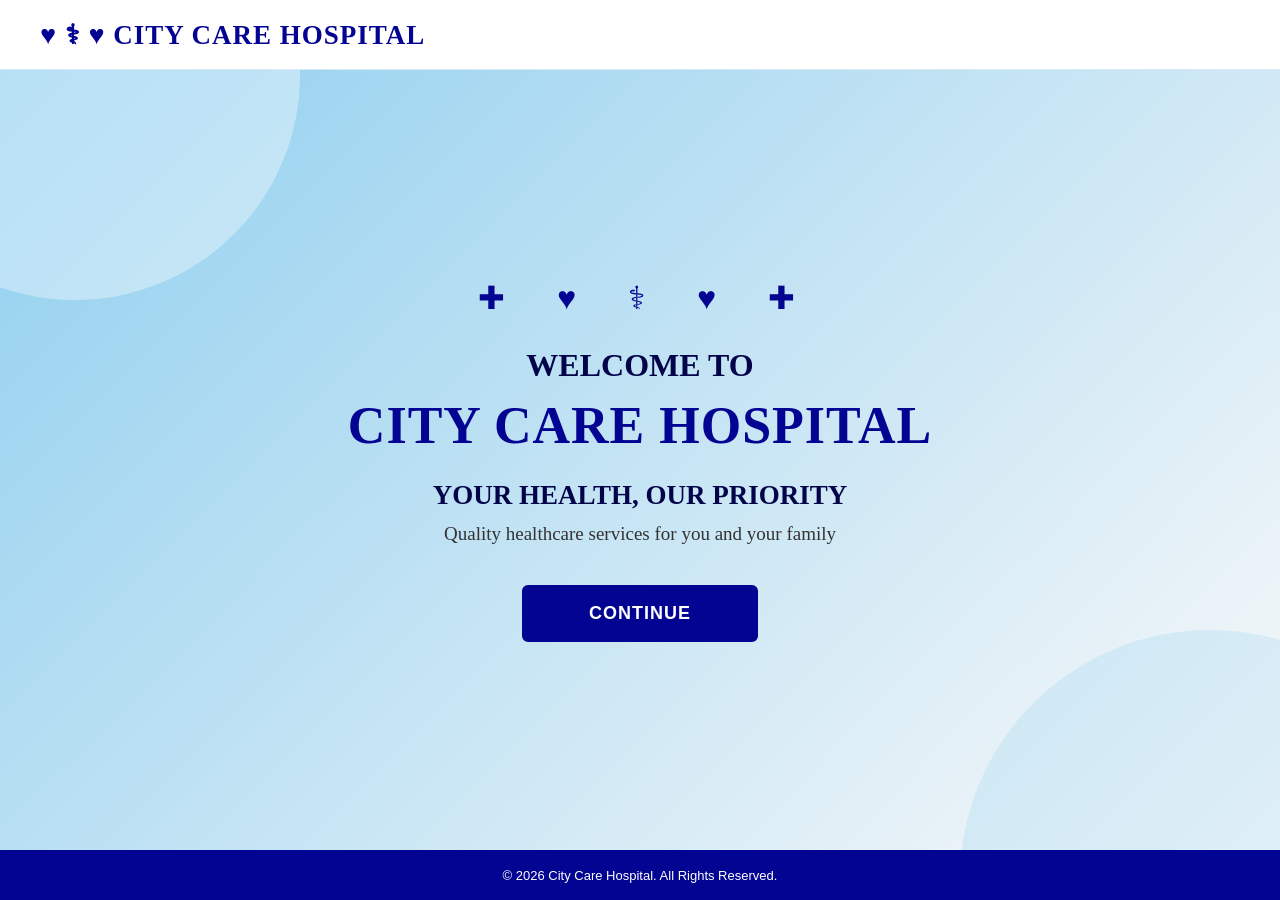
<file: index.html>
<!DOCTYPE html>
<html lang="en">

<head>
    <meta charset="UTF-8">
    <meta name="viewport" content="width=device-width, initial-scale=1.0">
    <title>City Care Hospital</title>

    <link rel="stylesheet" href="index.css">
</head>

<body>

    <!-- Header -->
    <header class="navbar">

        <div class="logo">
            ♥︎ ⚕ ♥︎ CITY CARE HOSPITAL
        </div>

    </header>


    <!-- Main Landing Section -->
    <main class="landing">

        <div class="medical-symbol">
            ✚ &nbsp; ♥ &nbsp; ⚕ &nbsp; ♥ &nbsp; ✚
        </div>


        <h1>WELCOME TO</h1>

        <h2>CITY CARE HOSPITAL</h2>

        <p class="tagline">
            YOUR HEALTH, OUR PRIORITY
        </p>

        <p class="description">
            Quality healthcare services for you and your family
        </p>


        <!-- Continue Button -->
        <a href="main.html" class="continue-button">
            CONTINUE
        </a>

    </main>


    <!-- Footer -->
    <footer>
        <p>© 2026 City Care Hospital. All Rights Reserved.</p>
    </footer>

</body>

</html>
</file>
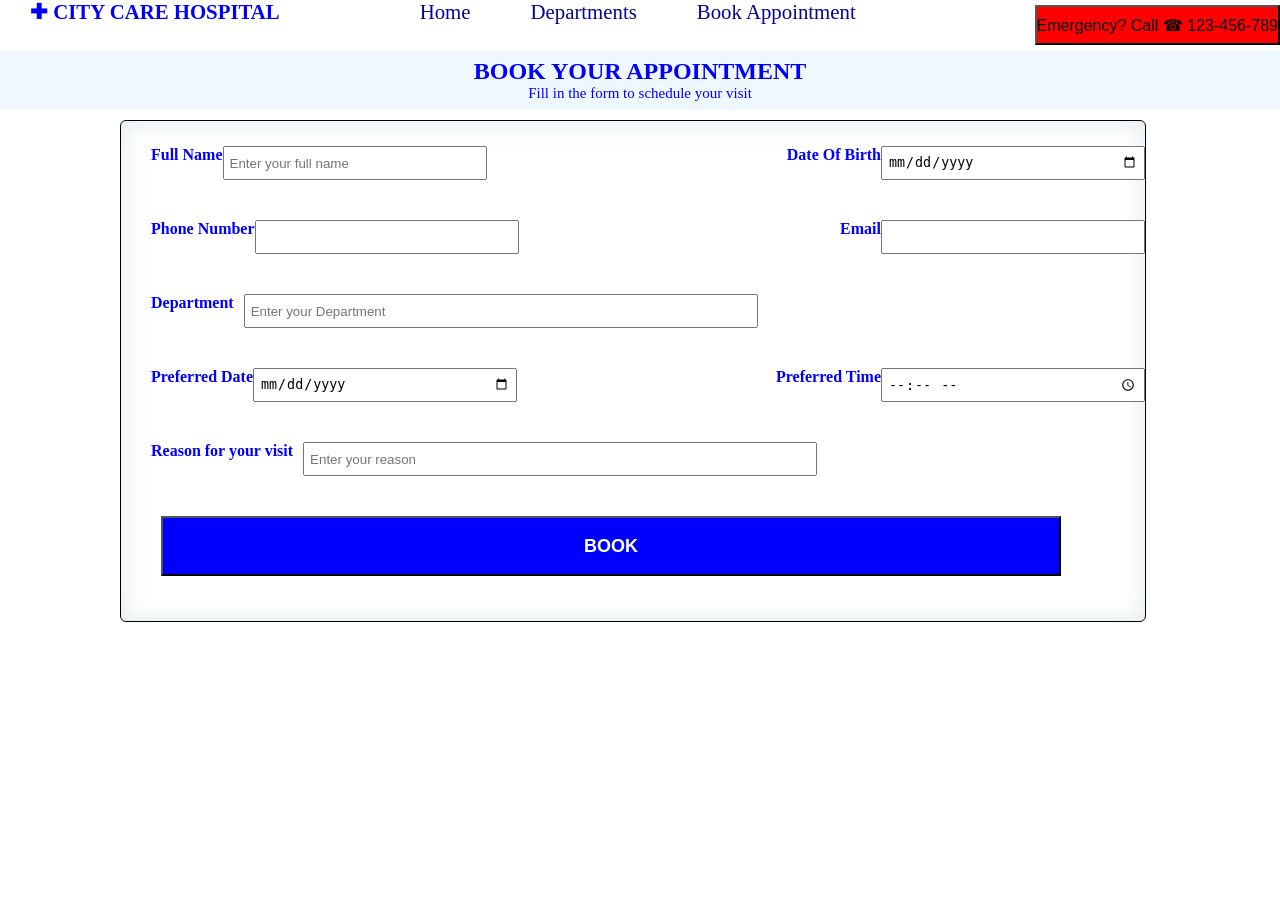
<file: City Care Hospital/index.html>
<!DOCTYPE html>
<html lang="en">
<head>
    <meta charset="UTF-8">
    <meta name="viewport" content="width=device-width, initial-scale=1.0">
    <title>Document</title>
    <link rel="stylesheet" href="Appointment Booking.css">
</head>
<body>
    <header><div class="navbar">
    <a><span class="logo"><b>  ✚    CITY CARE HOSPITAL</span></b></a>
    <a >Home</a>
    <a>Departments </a>
    <a>Book Appointment</a>
    <button>Emergency? Call ☎ 123-456-789</button></div></header>
    <div id="navbar2"><b>BOOK YOUR APPOINTMENT</b>
    <span class="info">Fill in the form to schedule your visit</span></div>
    <div id="content">
        <form class="details">
            <div class="field">
            <label ><b>Full Name</b></label>
            <input type="text" placeholder="Enter your full name" id="name">
        </div>

        <div class="field">
            <label ><b>Date Of Birth</b></label>
            <input type="date">
        </div>
        <div class="field">
            <label><b>Phone Number</b></label>
            <input type="tel"></div>
        <div class="field">
            <label><b>Email</b></label>
            <input type="email">
        </div>
        <div class="field">
           <label><b>Department</b></label>
           <input type="text" placeholder="Enter your Department" id="dep">
        </div>
        <div class="field">
            <label ><b>Preferred Date</b></label>
            <input type="date">
        </div>
        <div class="field">
            <label ><b>Preferred Time</b></label>
            <input type="time">
        </div>
        <div class="field">
           <label><b>Reason for your visit</b></label>
           <input type="text" placeholder="Enter your reason" id="reason">
        </div>
        <button class="book"><b>BOOK</b></button>
    </div>
</body>
</html>
</file>
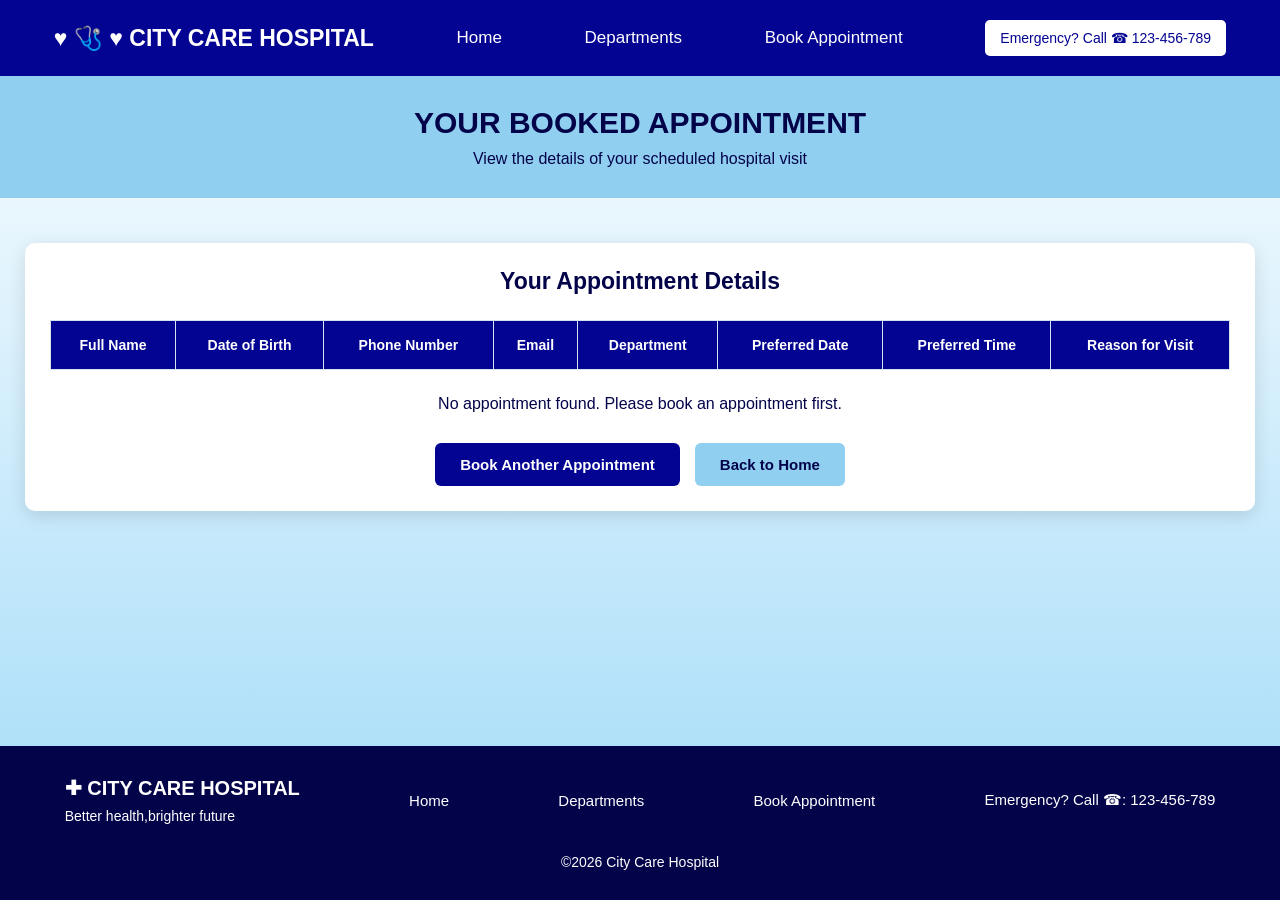
<file: appointments.html>
<!DOCTYPE html>
<html lang="en">

<head>
    <meta charset="UTF-8">
    <meta name="viewport"
          content="width=device-width, initial-scale=1.0">

    <title>Booked Appointments | City Care Hospital</title>

    <style>

        * {
            margin: 0;
            padding: 0;
            box-sizing: border-box;
        }

        body {
            font-family: Arial, sans-serif;
            background: linear-gradient(
                to bottom,
                white,
                #9fdaf8
            );
            min-height: 100vh;
            display: flex;
            flex-direction: column;
        }

        /* NAVBAR - MATCHING BOOKING PAGE */

        .navbar {
            background-color: rgb(4, 4, 147);
            display: flex;
            justify-content: space-around;
            align-items: center;
            gap: 15px;
            padding: 20px;
            flex-wrap: wrap;
        }

        .start {
            color: white;
            text-decoration: none;
            font-size: 17px;
        }

        .start:hover {
            text-decoration: underline;
        }

        .logo {
            color: white;
            font-size: 23px;
        }

        .navbar button {
            background-color: white;
            color: rgb(4, 4, 147);
            border: none;
            padding: 10px 15px;
            border-radius: 5px;
            font-size: 14px;
            cursor: pointer;
        }

        /* PAGE HEADING */

        #navbar2 {
            background-color: #90cfef;
            color: rgb(3, 3, 74);
            text-align: center;
            padding: 30px 15px;
            font-size: 30px;
        }

        .info {
            display: block;
            font-size: 16px;
            margin-top: 10px;
            font-weight: normal;
        }

        /* MAIN CONTENT */

        #content {
            width: 100%;
            flex: 1;
            padding: 45px 25px;
        }

        .table-container {
            width: 100%;
            max-width: 1400px;
            margin: 0 auto;
            background-color: white;
            padding: 25px;
            border-radius: 10px;
            box-shadow: 0 5px 18px rgba(0, 0, 0, 0.12);
        }

        .table-heading {
            text-align: center;
            color: rgb(3, 3, 74);
            font-size: 23px;
            margin-bottom: 25px;
        }

        /* APPOINTMENT TABLE */

        .table-wrapper {
            width: 100%;
            overflow-x: auto;
        }

        table {
            width: 100%;
            border-collapse: collapse;
            text-align: center;
        }

        th {
            background-color: rgb(4, 4, 147);
            color: white;
            padding: 16px 12px;
            font-size: 14px;
            border: 1px solid #d5e2ef;
            white-space: nowrap;
        }

        td {
            background-color: white;
            color: rgb(3, 3, 74);
            padding: 16px 12px;
            font-size: 14px;
            border: 1px solid #d5e2ef;
            overflow-wrap: anywhere;
        }

        tbody tr:hover td {
            background-color: #eef8ff;
        }

        /* MESSAGE */

        #message {
            color: rgb(3, 3, 74);
            text-align: center;
            font-size: 16px;
            margin-top: 25px;
        }

        /* BUTTONS */

        .button-container {
            display: flex;
            justify-content: center;
            gap: 15px;
            flex-wrap: wrap;
            margin-top: 30px;
        }

        .book {
            display: inline-block;
            background-color: rgb(4, 4, 147);
            color: white;
            padding: 13px 25px;
            text-decoration: none;
            border-radius: 6px;
            font-size: 15px;
            font-weight: bold;
            text-align: center;
        }

        .book:hover {
            background-color: rgb(3, 3, 74);
        }

        .home-button {
            background-color: #90cfef;
            color: rgb(3, 3, 74);
        }

        .home-button:hover {
            background-color: #70bde5;
        }

        /* FOOTER - MATCHING BOOKING PAGE */

        .last {
            background-color: rgb(3, 3, 74);
            color: white;
            padding: 30px 20px;
        }

        .footertop {
            display: flex;
            justify-content: space-around;
            align-items: center;
            gap: 20px;
            flex-wrap: wrap;
        }

        .slogan {
            display: flex;
            flex-direction: column;
        }

        .end {
            color: white;
            text-decoration: none;
            font-size: 15px;
        }

        .endlogo {
            font-size: 20px;
        }

        .eend {
            font-size: 14px;
            margin-top: 8px;
        }

        .copyright {
            text-align: center;
            margin-top: 30px;
            font-size: 14px;
        }

        /* MOBILE RESPONSIVENESS */

        @media (max-width: 768px) {

            .navbar {
                flex-direction: column;
                gap: 15px;
            }

            #navbar2 {
                font-size: 24px;
            }

            #content {
                padding: 25px 12px;
            }

            .table-container {
                padding: 15px;
            }

            .table-heading {
                font-size: 20px;
            }

            th, td {
                padding: 12px;
                font-size: 13px;
            }

            .button-container {
                flex-direction: column;
            }

            .book {
                width: 100%;
            }
        }

    </style>

</head>

<body>

<!-- NAVBAR -->

<header>

    <div class="navbar">

        <a class="start">
            <span class="logo">
                <b>♥︎ 🩺 ♥︎ CITY CARE HOSPITAL</b>
            </span>
        </a>

        <a href="main.html" class="start" target="_self">
            Home
        </a>

        <a href="department.html" class="start" target="_self">
            Departments
        </a>

        <a href="booking.html" class="start" target="_self">
            Book Appointment
        </a>

        <button type="button">
            Emergency? Call ☎ 123-456-789
        </button>

    </div>

</header>


<!-- PAGE HEADING -->

<div id="navbar2">

    <b>YOUR BOOKED APPOINTMENT</b>

    <span class="info">
        View the details of your scheduled hospital visit
    </span>

</div>


<!-- APPOINTMENT TABLE -->

<div id="content">

    <div class="table-container">

        <h2 class="table-heading">
            Your Appointment Details
        </h2>

        <div class="table-wrapper">

            <table>

                <thead>

                    <tr>
                        <th>Full Name</th>
                        <th>Date of Birth</th>
                        <th>Phone Number</th>
                        <th>Email</th>
                        <th>Department</th>
                        <th>Preferred Date</th>
                        <th>Preferred Time</th>
                        <th>Reason for Visit</th>
                    </tr>

                </thead>

                <tbody id="appointmentsBody">

                    <!-- Appointment data appears here -->

                </tbody>

            </table>

        </div>


        <p id="message"></p>


        <div class="button-container">

            <a href="booking.html" class="book">
                Book Another Appointment
            </a>

            <a href="main.html" class="book home-button">
                Back to Home
            </a>

        </div>

    </div>

</div>


<!-- FOOTER -->

<footer>

    <div class="last">

        <div class="footertop">

            <div class="slogan">

                <a class="end">
                    <span class="endlogo">
                        <b>✚ CITY CARE HOSPITAL</b>
                    </span>
                </a>

                <span class="eend">
                    Better health,brighter future
                </span>

            </div>

            <a href="main.html" class="end" target="_self">
                Home
            </a>

            <a href="department.html" class="end">
                Departments
            </a>

            <a href="booking.html" class="end" target="_self">
                Book Appointment
            </a>

            <a class="end">
                Emergency? Call ☎: 123-456-789
            </a>

        </div>

        <div class="copyright">
            ©2026 City Care Hospital
        </div>

    </div>

</footer>


<!-- JAVASCRIPT TO DISPLAY LATEST BOOKING -->

<script>

function loadAppointments() {

    const tableBody =
        document.getElementById("appointmentsBody");

    const message =
        document.getElementById("message");

    tableBody.replaceChildren();

    let appointment;

    try {

        appointment = JSON.parse(
            localStorage.getItem("myAppointment")
        );

    } catch (error) {

        console.error(
            "Unable to read appointment:",
            error
        );

        message.textContent =
            "Unable to load your appointment details.";

        return;
    }


    if (!appointment) {

        message.textContent =
            "No appointment found. Please book an appointment first.";

        return;
    }


    const fields = [
        "full_name",
        "date_of_birth",
        "phone",
        "email",
        "department",
        "preferred_date",
        "preferred_time",
        "reason"
    ];


    const row = document.createElement("tr");

    fields.forEach(function(field) {

        const cell = document.createElement("td");

        cell.textContent =
            appointment[field] ?? "-";

        row.appendChild(cell);

    });


    tableBody.appendChild(row);

    message.textContent =
        "Your appointment has been booked successfully!";

}


// Display appointment when page loads
loadAppointments();

</script>

</body>
</html>
</file>
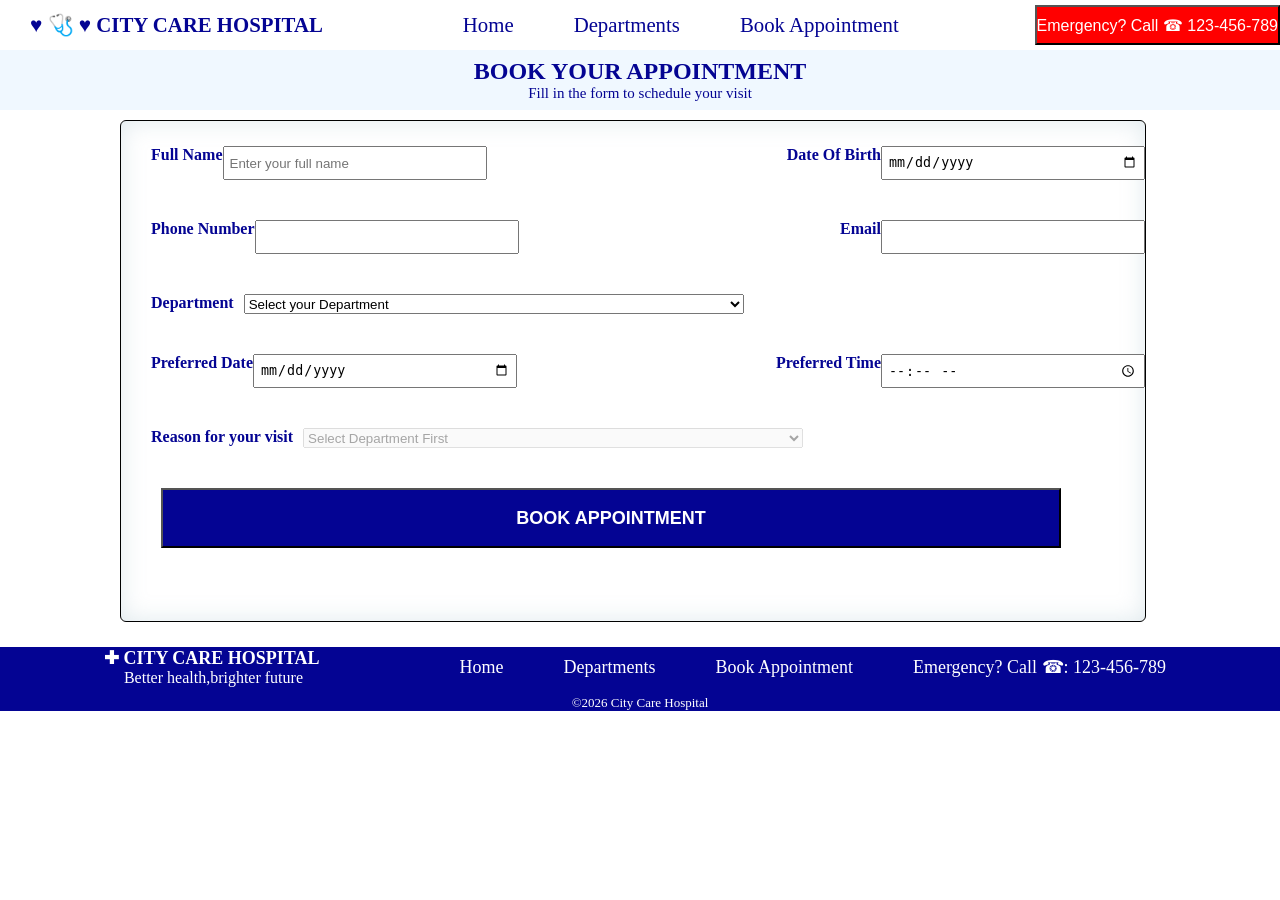
<file: booking.html>
<!DOCTYPE html>
<html lang="en">
<head>
    <meta charset="UTF-8">
    <meta name="viewport" content="width=device-width, initial-scale=1.0">
    <title>Booking form</title>
    <link rel="stylesheet" href="Appointment Booking.css">
</head>

<body>

<header>
    <div class="navbar">

        <a class="start">
            <span class="logo">
                <b>♥︎ 🩺 ♥︎ CITY CARE HOSPITAL</b>
            </span>
        </a>

        <a href="main.html" class="start" target="_self">
            Home
        </a>

        <a href="department.html" class="start" target="_self">
            Departments
        </a>

        <a href="booking.html" class="start" target="_self">
            Book Appointment
        </a>

        <button type="button">
            Emergency? Call ☎ 123-456-789
        </button>

    </div>
</header>


<div id="navbar2">
    <b>BOOK YOUR APPOINTMENT</b>

    <span class="info">
        Fill in the form to schedule your visit
    </span>
</div>


<div id="content">

    <form class="details" id="appointmentForm">

        <div class="field">
            <label><b>Full Name</b></label>

            <input
                type="text"
                placeholder="Enter your full name"
                id="name"
                required
            >
        </div>


        <div class="field">
            <label><b>Date Of Birth</b></label>

            <input
                type="date"
                id="dob"
                required
            >
        </div>


        <div class="field">
            <label><b>Phone Number</b></label>

            <input
                type="tel"
                id="phone"
                required
            >
        </div>


        <div class="field">
            <label><b>Email</b></label>

            <input
                type="email"
                id="email"
                required
            >
        </div>


        <!-- DEPARTMENT DROPDOWN -->

        <div class="field">

            <label><b>Department</b></label>

            <select id="dep" required>

                <option value="">
                    Select your Department
                </option>

                <option value="Cardiology">
                    Cardiology
                </option>

                <option value="Dentistry">
                    Dentistry
                </option>

                <option value="General Medicine">
                    General Medicine
                </option>

                <option value="Pediatrics">
                    Pediatrics
                </option>

                <option value="Pulmonology">
                    Pulmonology
                </option>

                <option value="Orthopedics">
                    Orthopedics
                </option>

            </select>

        </div>


        <div class="field">
            <label><b>Preferred Date</b></label>

            <input
                type="date"
                id="preferred_date"
                required
            >
        </div>


        <div class="field">
            <label><b>Preferred Time</b></label>

            <input
                type="time"
                id="preferred_time"
                required
            >
        </div>


        <!-- DYNAMIC REASON DROPDOWN -->

        <div class="field">

            <label><b>Reason for your visit</b></label>

            <select id="reason" required disabled>

                <option value="">
                    Select Department First
                </option>

            </select>

        </div>


        <button type="submit" class="book">
            <b>BOOK APPOINTMENT</b>
        </button>

    </form>

</div>


<footer>

    <div class="last">

        <div class="footertop">

            <div class="slogan">

                <a class="end">
                    <span class="endlogo">
                        <b>✚ CITY CARE HOSPITAL</b>
                    </span>
                </a>

                <span class="eend">
                    Better health,brighter future
                </span>

            </div>

            <a href="index.html" class="end" target="_self">
                Home
            </a>

            <a href="#" class="end">
                Departments
            </a>

            <a href="booking.html" class="end" target="_self">
                Book Appointment
            </a>

            <a class="end">
                Emergency? Call ☎: 123-456-789
            </a>

        </div>

        <div class="copyright">
            ©2026 City Care Hospital
        </div>

    </div>

</footer>


<!-- JAVASCRIPT FOR DEPARTMENT AND FASTAPI -->

<script>

// Department-wise services from hospital pages

const departmentFacilities = {

    "Cardiology": [
        "Heart Check-up",
        "ECG",
        "Echocardiography",
        "Cardiac Consultation"
    ],

    "Dentistry": [
        "Dental Check-up",
        "Teeth Cleaning",
        "Root Canal Treatment",
        "Dental Restoration"
    ],

    "General Medicine": [
        "General Health Check-up",
        "Fever & Infection Care",
        "Chronic Disease Management",
        "Preventive Healthcare"
    ],

    "Pediatrics": [
        "Child Health Check-up",
        "Vaccination",
        "Child Nutrition",
        "Child Illness Treatment"
    ],

    "Pulmonology": [
        "Respiratory Check-up",
        "Asthma Care",
        "Lung Infection Treatment",
        "Breathing Disorder Care"
    ],

    "Orthopedics": [
        "Bone & Joint Check-up",
        "Fracture Treatment",
        "Joint Pain Treatment",
        "Sports Injury Care"
    ]

};


// Get department and reason dropdowns

const departmentSelect =
    document.getElementById("dep");

const reasonSelect =
    document.getElementById("reason");


// Update reasons when department changes

departmentSelect.addEventListener("change", function() {

    const selectedDepartment = departmentSelect.value;

    // Clear previous options
    reasonSelect.innerHTML = "";

    const defaultOption = document.createElement("option");

    defaultOption.value = "";

    defaultOption.textContent =
        selectedDepartment
        ? "Select your Reason for Visit"
        : "Select Department First";

    reasonSelect.appendChild(defaultOption);

    const facilities =
        departmentFacilities[selectedDepartment] || [];

    // Disable reason until department is selected
    reasonSelect.disabled = facilities.length === 0;

    // Add only services of selected department
    facilities.forEach(function(facility) {

        const option = document.createElement("option");

        option.value = facility;

        option.textContent = facility;

        reasonSelect.appendChild(option);

    });

});


// Connect form with FastAPI backend

const form = document.getElementById("appointmentForm");

form.addEventListener("submit", async function(event) {

    event.preventDefault();

    // Collect patient information
    const appointmentData = {

        full_name:
            document.getElementById("name").value.trim(),

        date_of_birth:
            document.getElementById("dob").value,

        phone:
            document.getElementById("phone").value.trim(),

        email:
            document.getElementById("email").value.trim(),

        department:
            departmentSelect.value,

        preferred_date:
            document.getElementById("preferred_date").value,

        preferred_time:
            document.getElementById("preferred_time").value,

        reason:
            reasonSelect.value

    };


    // Validate fields

    for (const value of Object.values(appointmentData)) {

        if (!value) {

            alert("Please fill in all the fields.");

            return;
        }

    }


    // Verify selected service belongs to department

    const validReasons =
        departmentFacilities[appointmentData.department] || [];

    if (!validReasons.includes(appointmentData.reason)) {

        alert("Please select a valid reason for your department.");

        return;
    }


    const button = document.querySelector(".book");

    button.disabled = true;


    try {

        // Send data to FastAPI

        const response = await fetch(
            "/api/appointments",
            {
                method: "POST",
                headers: {
                    "Content-Type": "application/json"
                },
                body: JSON.stringify(appointmentData)
            }
        );

        const result = await response.json();


        if (response.ok) {

            // Appointment has been saved by FastAPI.

            // Save only the latest confirmed appointment
            // in this browser for appointments.html.

            let historySaved = false;

            try {

                localStorage.setItem(
                    "myAppointment",
                    JSON.stringify({
                        ...appointmentData,
                        id: result.appointment_id
                    })
                );

                historySaved = true;

            } catch (storageError) {

                console.error(
                    "Unable to save appointment locally:",
                    storageError
                );

            }


            alert(
                "Appointment booked successfully! " +
                "Your Appointment ID is: " +
                result.appointment_id
            );


            // Redirect to the appointment table
            // after successfully saving browser data.

            if (historySaved) {

                window.location.href =
                    "appointments.html";

            } else {

                alert(
                    "Your appointment was booked, " +
                    "but it could not be added to " +
                    "this browser's appointment table."
                );

                form.reset();

                reasonSelect.innerHTML =
                    '<option value="">Select Department First</option>';

                reasonSelect.disabled = true;

            }

        } else {

            console.error("Backend error:", result);

            alert(
                "Unable to book appointment. " +
                "Please check your details."
            );

        }

    } catch (error) {

        console.error("Booking error:", error);

        alert(
            "Booking error: " + error.message
        );

    } finally {

        button.disabled = false;

    }

});

</script>

</body>
</html>
</file>
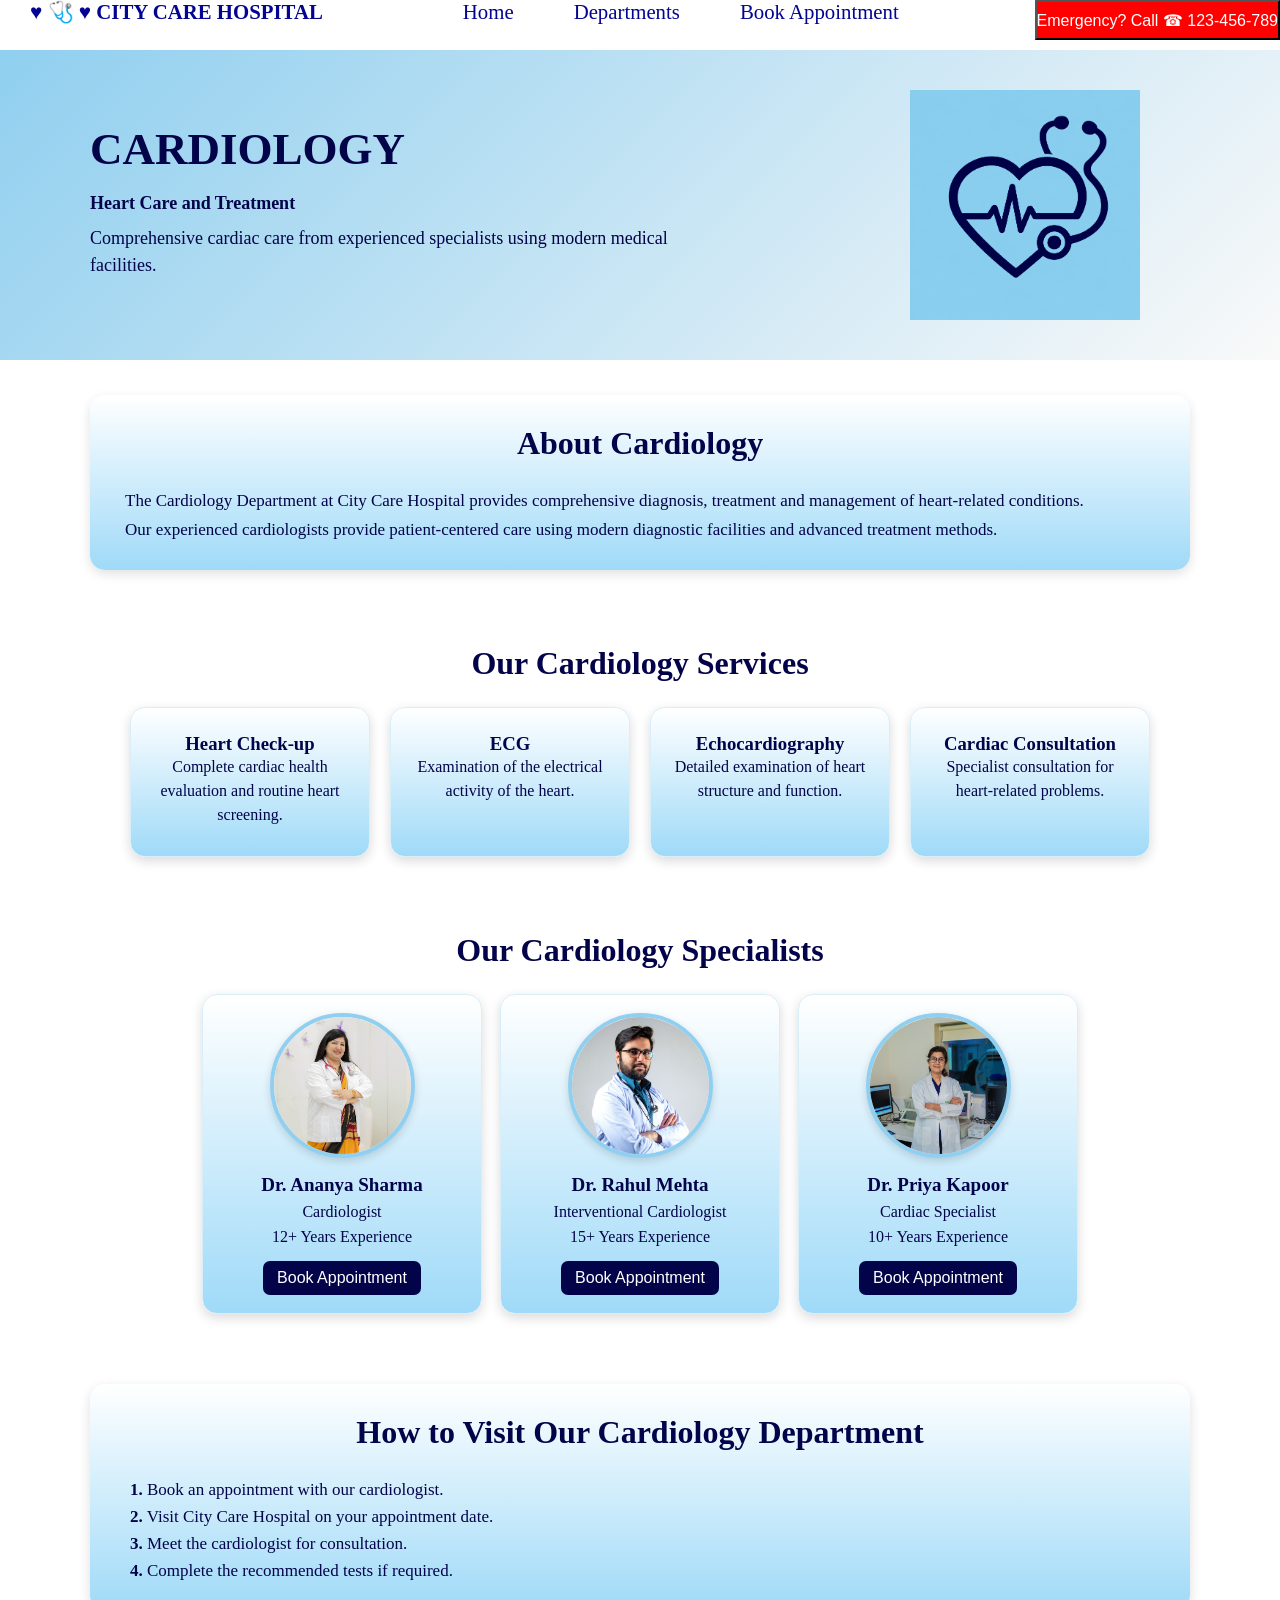
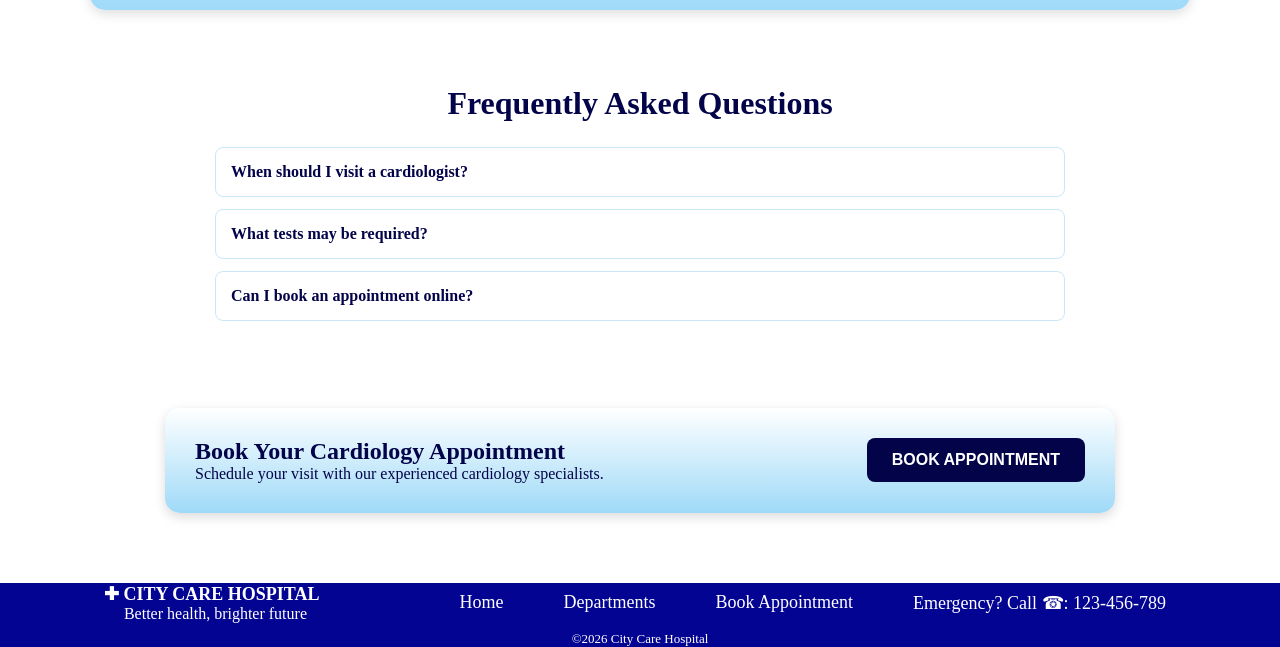
<file: cardiology.html>
<!DOCTYPE html>
<html lang="en">

<head>

    <meta charset="UTF-8">

    <meta name="viewport" content="width=device-width, initial-scale=1.0">

    <title>Cardiology - City Care Hospital</title>

    <link rel="stylesheet" href="main.css">

    <style>

        /* =========================================
           GENERAL
        ========================================= */

        * {
            box-sizing: border-box;
        }

        body {
            margin: 0;
            padding: 0;
            font-family: Georgia, serif;
            color: rgb(3, 3, 74);
            background: white;
        }


        /* =========================================
           COMMON SECTION
        ========================================= */

        .main-section {
            width: 100%;
            padding: 35px 0;
            background: white;
        }

        .section-box {
            width: 90%;
            max-width: 1100px;
            margin: auto;
        }


        /* =========================================
           MAIN SECTION HEADINGS
        ========================================= */

        .section-title {
            text-align: center;
            font-size: 32px;
            margin: 5px 0 25px;
            color: rgb(3, 3, 74);
        }


        /* =========================================
           CARDIOLOGY MAIN HERO
        ========================================= */

        .cardio-hero {
            width: 100%;

            background:
                linear-gradient(
                    135deg,
                    #90cfef,
                    #f9f9f9
                );

            padding: 40px 0;
        }

        .hero-inside {
            width: 90%;
            max-width: 1100px;
            margin: auto;

            display: flex;
            align-items: center;
            justify-content: space-between;

            gap: 30px;
        }

        .hero-text {
            width: 55%;
        }

        .hero-text h1 {
            font-size: 45px;
            margin: 0 0 15px;
            color: rgb(3, 3, 74);
        }

        .hero-text p {
            font-size: 18px;
            line-height: 1.5;
            margin: 8px 0;
            color: rgb(3, 3, 74);
        }

        .hero-image {
            width: 330px;
            height: 230px;
            object-fit: contain;
            border-radius: 15px;
        }


        /* =========================================
           ABOUT CARDIOLOGY
           GRADIENT KEPT
        ========================================= */

        .about-box {

            background:
                linear-gradient(
                    to bottom,
                    white,
                    #9fdaf8
                );

            border-radius: 15px;

            padding: 25px 35px;

            box-shadow:
                0 4px 12px rgba(0, 0, 0, 0.12);
        }

        .about-box h2 {
            color: rgb(3, 3, 74);
        }

        .about-box p {
            font-size: 17px;
            line-height: 1.7;
            text-align: justify;
            color: rgb(3, 3, 74);
        }


        /* =========================================
           OUR CARDIOLOGY SERVICES
        ========================================= */

        .services {
            display: flex;
            justify-content: center;
            gap: 20px;
            flex-wrap: wrap;
        }

        .service-card {

            width: 240px;
            min-height: 150px;

            padding: 20px;

            text-align: center;

            background:
                linear-gradient(
                    to bottom,
                    white,
                    #9fdaf8
                );

            border-radius: 15px;

            box-shadow:
                0 4px 12px rgba(0, 0, 0, 0.15);

            border: 1px solid #d9eef8;

            transition: 0.3s;
        }

        .service-card:hover {
            transform: translateY(-5px);
        }

        .service-card h3 {
            margin-top: 5px;
            color: rgb(3, 3, 74);
        }

        .service-card p {
            line-height: 1.5;
            color: rgb(3, 3, 74);
        }


        /* =========================================
           DOCTORS
        ========================================= */

        .doctors-area {
            width: 900px;
            max-width: 95%;
            margin: auto;
        }

        .doctors {
            display: flex;
            justify-content: center;
            align-items: stretch;
            gap: 18px;
            flex-wrap: nowrap;
        }

        .doctor-card {

            flex: 1;

            max-width: 280px;

            padding: 18px;

            text-align: center;

            background:
                linear-gradient(
                    to bottom,
                    white,
                    #9fdaf8
                );

            border-radius: 15px;

            box-shadow:
                0 4px 12px rgba(0, 0, 0, 0.15);

            border: 1px solid #d9eef8;
        }

        .doctor-card img {

            width: 145px;
            height: 145px;

            object-fit: cover;

            border-radius: 50%;

            border: 4px solid #90cfef;

            box-shadow:
                0 3px 8px rgba(0, 0, 0, 0.15);
        }

        .doctor-card h3 {

            font-size: 19px;

            margin: 12px 0 5px;

            color: rgb(3, 3, 74);
        }

        .doctor-card p {

            margin: 7px 0;

            color: rgb(3, 3, 74);
        }

        .doctor-button {

            display: inline-block;

            margin-top: 8px;

            padding: 8px 14px;

            background: rgb(3, 3, 74);

            color: white;

            text-decoration: none;

            border-radius: 7px;

            font-family: Arial, sans-serif;
        }


        /* =========================================
           HOW TO VISIT
           GRADIENT KEPT
        ========================================= */

        .visit-box {

            background:
                linear-gradient(
                    to bottom,
                    white,
                    #9fdaf8
                );

            border-radius: 15px;

            padding: 25px 40px;

            box-shadow:
                0 4px 12px rgba(0, 0, 0, 0.13);
        }

        .visit-box h2 {
            color: rgb(3, 3, 74);
        }

        .visit-box p {
            font-size: 17px;
            line-height: 1.6;
            color: rgb(3, 3, 74);
        }


        /* =========================================
           FAQ
           NO GRADIENT
        ========================================= */

        .faq-container {
            width: 90%;
            max-width: 850px;
            margin: auto;
        }

        .faq {
            margin-bottom: 12px;
        }

        .faq-question {

            padding: 15px;

            background: white;

            border: 1px solid #c9e8f7;

            border-radius: 8px;

            cursor: pointer;

            font-weight: bold;

            color: rgb(3, 3, 74);
        }

        .faq-answer {

            display: none;

            padding: 15px;

            background: white;

            line-height: 1.5;

            border: 1px solid #c9e8f7;

            border-top: none;

            border-radius: 0 0 8px 8px;

            color: rgb(3, 3, 74);
        }


        /* =========================================
           APPOINTMENT
           OUTER SECTION = WHITE
        ========================================= */

        .appointment-section {

            width: 100%;

            background: white;

            padding: 40px 0;
        }


        /* =========================================
           SMALL APPOINTMENT DIV
           GRADIENT KEPT
        ========================================= */

        .appointment-box {

            width: 85%;

            max-width: 950px;

            margin: auto;

            display: flex;

            justify-content: space-between;

            align-items: center;

            gap: 25px;

            padding: 30px;

            background:
                linear-gradient(
                    to bottom,
                    white,
                    #9fdaf8
                );

            border-radius: 15px;

            box-shadow:
                0 4px 12px rgba(0, 0, 0, 0.15);
        }

        .appointment-box h2 {
            color: rgb(3, 3, 74);
        }

        .appointment-box p {
            color: rgb(3, 3, 74);
        }

        .booking-button {

            background: rgb(3, 3, 74);

            color: white;

            padding: 13px 25px;

            text-decoration: none;

            border-radius: 8px;

            font-family: Arial, sans-serif;

            font-weight: bold;

            white-space: nowrap;
        }


        /* =========================================
           MOBILE
        ========================================= */

        @media (max-width: 768px) {

            .hero-inside {

                flex-direction: column;

                text-align: center;
            }

            .hero-text {
                width: 100%;
            }

            .hero-text h1 {
                font-size: 35px;
            }

            .hero-image {
                width: 280px;
            }

            .doctors {
                flex-wrap: wrap;
            }

            .doctor-card {
                min-width: 230px;
            }

            .appointment-box {

                flex-direction: column;

                text-align: center;
            }

        }

    </style>

</head>


<body>


<!-- =====================================================
     HEADER
===================================================== -->

<header>

    <div class="navbar">

        <a class="start">

            <span class="logo">

                <b>
                    ♥︎ 🩺 ♥︎ CITY CARE HOSPITAL
                </b>

            </span>

        </a>


        <a
            href="index.html"
            class="start"
            target="_self"
        >
            Home
        </a>


        <a
            href="department.html"
            class="start"
            target="_self"
        >
            Departments
        </a>


        <a
            href="booking.html"
            class="start"
            target="_self"
        >
            Book Appointment
        </a>


        <button>
            Emergency? Call ☎ 123-456-789
        </button>

    </div>

</header>


<!-- =====================================================
     CARDIOLOGY MAIN HEADING
===================================================== -->

<section class="cardio-hero">

    <div class="hero-inside">

        <div class="hero-text">

            <h1>
                CARDIOLOGY
            </h1>

            <p>
                <b>
                    Heart Care and Treatment
                </b>
            </p>

            <p>
                Comprehensive cardiac care from
                experienced specialists using modern
                medical facilities.
            </p>

        </div>


        <img
            src="cardiology.png"
            class="hero-image"
            alt="Cardiology"
        >

    </div>

</section>


<!-- =====================================================
     ABOUT CARDIOLOGY
===================================================== -->

<section class="main-section">

    <div class="section-box">

        <div class="about-box">

            <h2 class="section-title">
                About Cardiology
            </h2>

            <p>

                The Cardiology Department at City Care Hospital
                provides comprehensive diagnosis, treatment and
                management of heart-related conditions.

            </p>

            <p>

                Our experienced cardiologists provide
                patient-centered care using modern diagnostic
                facilities and advanced treatment methods.

            </p>

        </div>

    </div>

</section>


<!-- =====================================================
     OUR CARDIOLOGY SERVICES
===================================================== -->

<section class="main-section">

    <div class="section-box">

        <h2 class="section-title">
            Our Cardiology Services
        </h2>


        <div class="services">


            <div class="service-card">

                <h3>
                    Heart Check-up
                </h3>

                <p>
                    Complete cardiac health evaluation
                    and routine heart screening.
                </p>

            </div>


            <div class="service-card">

                <h3>
                    ECG
                </h3>

                <p>
                    Examination of the electrical
                    activity of the heart.
                </p>

            </div>


            <div class="service-card">

                <h3>
                    Echocardiography
                </h3>

                <p>
                    Detailed examination of heart
                    structure and function.
                </p>

            </div>


            <div class="service-card">

                <h3>
                    Cardiac Consultation
                </h3>

                <p>
                    Specialist consultation for
                    heart-related problems.
                </p>

            </div>


        </div>

    </div>

</section>


<!-- =====================================================
     OUR CARDIOLOGY SPECIALISTS
===================================================== -->

<section class="main-section">

    <div class="section-box">

        <h2 class="section-title">
            Our Cardiology Specialists
        </h2>


        <div class="doctors-area">

            <div class="doctors">


                <div class="doctor-card">

                    <img
                        src="doctor1.jpg"
                        alt="Female Doctor"
                    >

                    <h3>
                        Dr. Ananya Sharma
                    </h3>

                    <p>
                        Cardiologist
                    </p>

                    <p>
                        12+ Years Experience
                    </p>

                    <a
                        href="booking.html"
                        class="doctor-button"
                    >
                        Book Appointment
                    </a>

                </div>


                <div class="doctor-card">

                    <img
                        src="doctor3.jpg"
                        alt="Male Doctor"
                    >

                    <h3>
                        Dr. Rahul Mehta
                    </h3>

                    <p>
                        Interventional Cardiologist
                    </p>

                    <p>
                        15+ Years Experience
                    </p>

                    <a
                        href="booking.html"
                        class="doctor-button"
                    >
                        Book Appointment
                    </a>

                </div>


                <div class="doctor-card">

                    <img
                        src="doctor2.jpg"
                        alt="Female Doctor"
                    >

                    <h3>
                        Dr. Priya Kapoor
                    </h3>

                    <p>
                        Cardiac Specialist
                    </p>

                    <p>
                        10+ Years Experience
                    </p>

                    <a
                        href="booking.html"
                        class="doctor-button"
                    >
                        Book Appointment
                    </a>

                </div>


            </div>

        </div>

    </div>

</section>


<!-- =====================================================
     HOW TO VISIT
===================================================== -->

<section class="main-section">

    <div class="section-box">

        <div class="visit-box">

            <h2 class="section-title">
                How to Visit Our Cardiology Department
            </h2>


            <p>
                <b>1.</b>
                Book an appointment with our cardiologist.
            </p>


            <p>
                <b>2.</b>
                Visit City Care Hospital on your appointment date.
            </p>


            <p>
                <b>3.</b>
                Meet the cardiologist for consultation.
            </p>


            <p>
                <b>4.</b>
                Complete the recommended tests if required.
            </p>

        </div>

    </div>

</section>


<!-- =====================================================
     FREQUENTLY ASKED QUESTIONS
===================================================== -->

<section class="main-section">

    <div class="section-box">

        <h2 class="section-title">
            Frequently Asked Questions
        </h2>


        <div class="faq-container">


            <div class="faq">

                <div
                    class="faq-question"
                    onclick="toggleFAQ(this)"
                >
                    When should I visit a cardiologist?
                </div>

                <div class="faq-answer">

                    You should consider visiting a cardiologist
                    if you experience symptoms such as chest pain,
                    shortness of breath or irregular heartbeat.

                </div>

            </div>


            <div class="faq">

                <div
                    class="faq-question"
                    onclick="toggleFAQ(this)"
                >
                    What tests may be required?
                </div>

                <div class="faq-answer">

                    Depending on your symptoms, your doctor may
                    recommend ECG, echocardiography or other
                    cardiac evaluations.

                </div>

            </div>


            <div class="faq">

                <div
                    class="faq-question"
                    onclick="toggleFAQ(this)"
                >
                    Can I book an appointment online?
                </div>

                <div class="faq-answer">

                    Yes. Click the Book Appointment button
                    to schedule your visit.

                </div>

            </div>


        </div>

    </div>

</section>


<!-- =====================================================
     BOOK APPOINTMENT
===================================================== -->

<section class="appointment-section">

    <div class="appointment-box">


        <div>

            <h2>
                Book Your Cardiology Appointment
            </h2>

            <p>
                Schedule your visit with our experienced
                cardiology specialists.
            </p>

        </div>


        <a
            href="booking.html"
            class="booking-button"
        >
            BOOK APPOINTMENT
        </a>


    </div>

</section>


<!-- =====================================================
     FOOTER
===================================================== -->

<footer>

    <div class="last">

        <div class="footertop">


            <div class="slogan">

                <a class="end">

                    <span class="endlogo">

                        <b>
                            ✚ CITY CARE HOSPITAL
                        </b>

                    </span>

                </a>


                <span class="eend">
                    Better health, brighter future
                </span>

            </div>


            <a
                href="index.html"
                class="end"
                target="_self"
            >
                Home
            </a>


            <a
                href="department.html"
                class="end"
            >
                Departments
            </a>


            <a
                href="booking.html"
                class="end"
                target="_self"
            >
                Book Appointment
            </a>


            <a class="end">
                Emergency? Call ☎:
                123-456-789
            </a>


        </div>


        <div class="copyright">
            ©2026 City Care Hospital
        </div>

    </div>

</footer>


<!-- =====================================================
     FAQ JAVASCRIPT
===================================================== -->

<script>

function toggleFAQ(element) {

    let answer = element.nextElementSibling;

    if (answer.style.display === "block") {

        answer.style.display = "none";

    } else {

        answer.style.display = "block";

    }

}

</script>


</body>

</html>
</file>
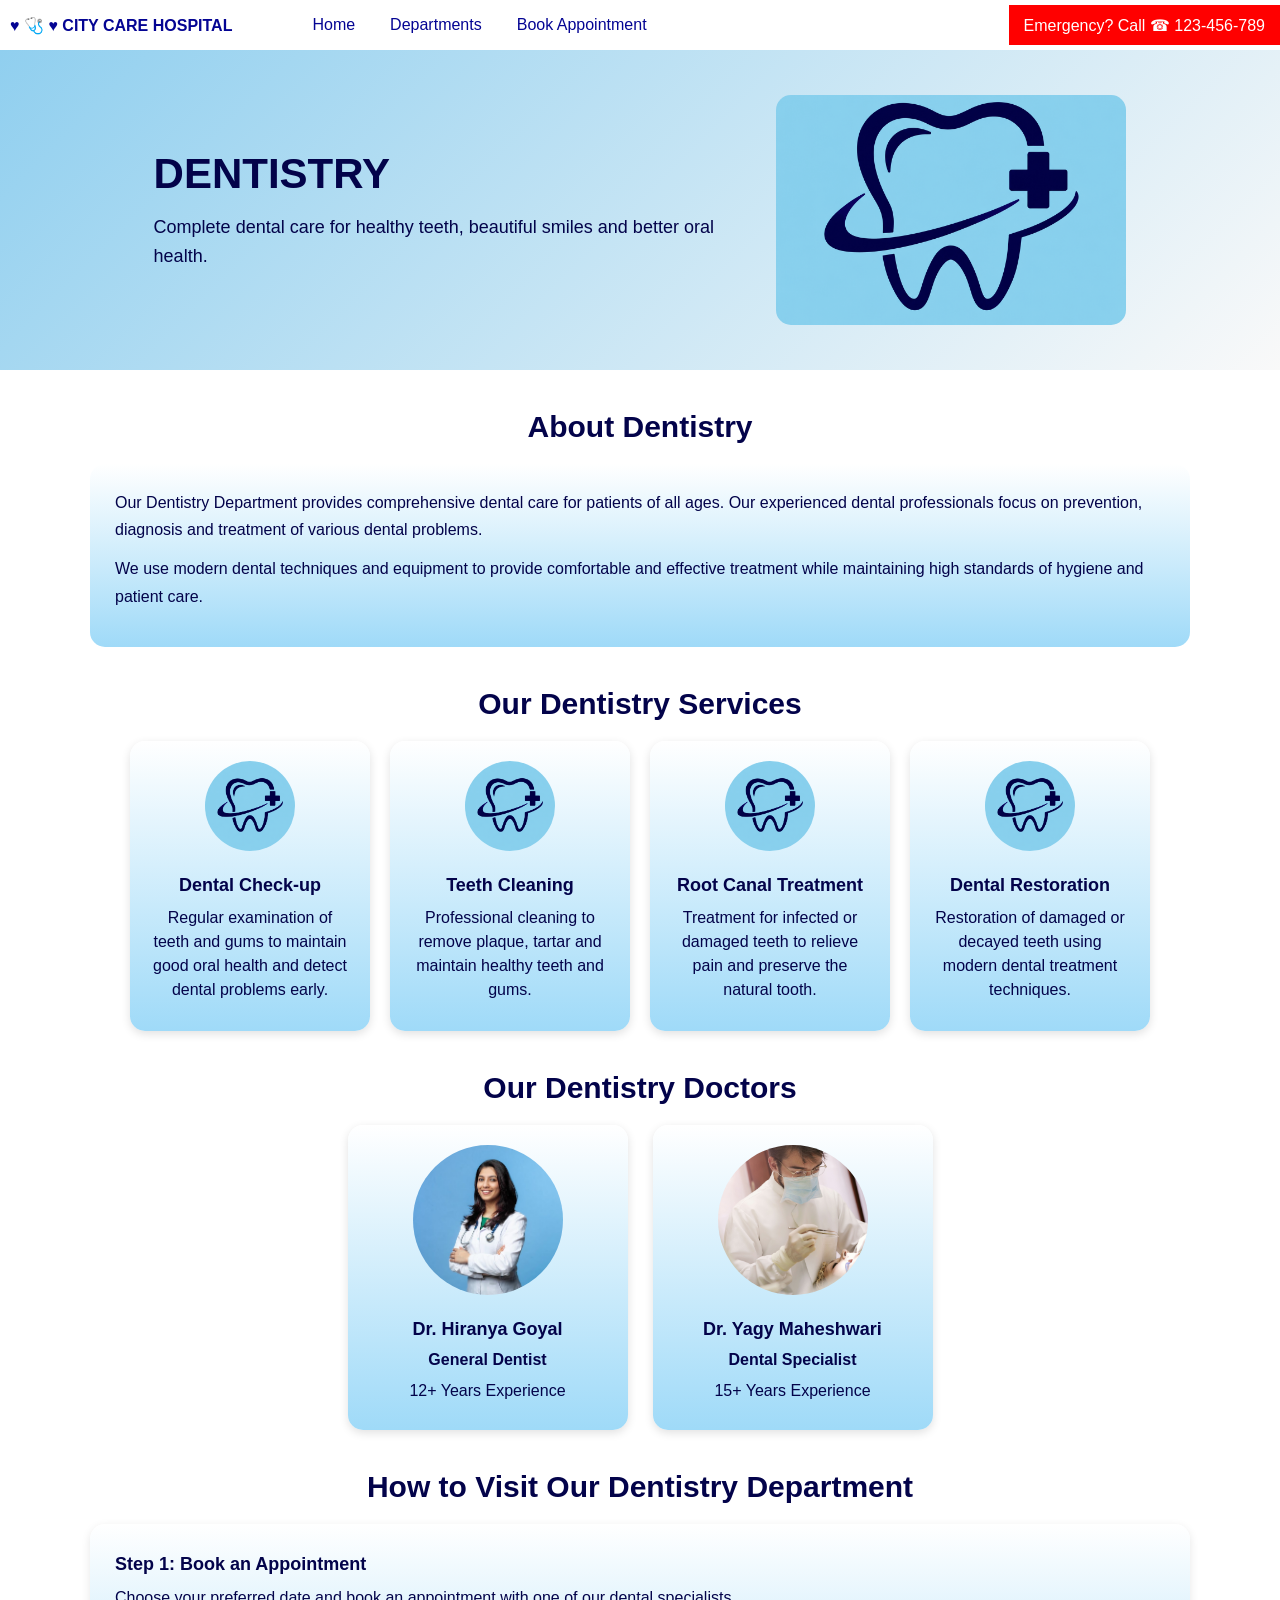
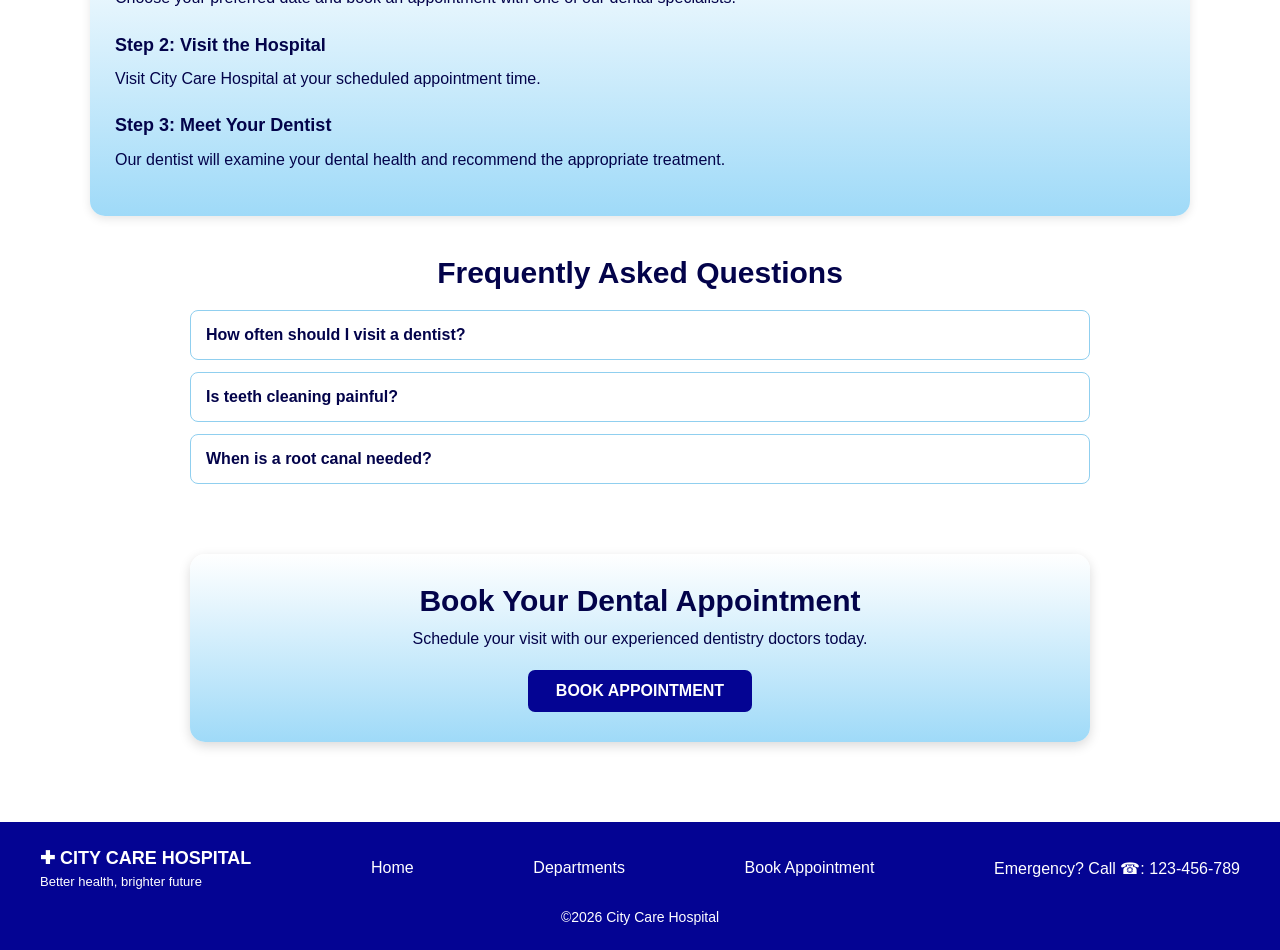
<file: dentisitry.html>
<!DOCTYPE html>
<html lang="en">

<head>

    <meta charset="UTF-8">
    <meta name="viewport" content="width=device-width, initial-scale=1.0">

    <title>Dentistry | City Care Hospital</title>

    <style>

        /* ================= BASIC ================= */

        * {
            margin: 0;
            padding: 0;
            box-sizing: border-box;
        }

        body {
            font-family: Arial, sans-serif;
            color: rgb(3, 3, 74);
            background-color: white;
        }


        /* ================= HEADER ================= */

        .navbar {
            height: 3.125rem;
            width: 100%;
            background-color: white;
            top: 0;
            display: flex;
            align-items: center;
        }

        .logo {
            color: rgb(4, 4, 147);
            margin-left: 10px;
            margin-right: 80px;
            text-decoration: none;
            white-space: nowrap;
        }

        .start {
            color: rgb(4, 4, 147);
            text-decoration: none;
            margin-right: 35px;
            font-size: 16px;
            white-space: nowrap;
        }

        .start:hover {
            text-decoration: underline;
        }

        .navbar button {
            background-color: red;
            position: absolute;
            right: 0;
            height: 40px;
            font-size: 1em;
            color: white;
            border: none;
            padding: 0 15px;
        }


        /* ================= HERO ================= */

        .hero {
            width: 100%;
            min-height: 320px;

            background: linear-gradient(135deg, #90cfef, #f9f9f9);

            display: flex;
            align-items: center;
            justify-content: space-between;

            padding: 35px 12%;

            gap: 40px;
        }

        .hero-text {
            flex: 1;
        }

        .hero-text h1 {
            font-size: 42px;
            margin-bottom: 15px;
            color: rgb(3, 3, 74);
        }

        .hero-text p {
            font-size: 18px;
            line-height: 1.6;
            color: rgb(3, 3, 74);
        }

        .hero-image {
            width: 350px;
            height: 230px;
            object-fit: cover;
            border-radius: 15px;
        }


        /* ================= GENERAL SECTION ================= */

        .section {
            width: 90%;
            max-width: 1100px;
            margin: 40px auto;
        }

        .section h2 {
            text-align: center;
            font-size: 30px;
            margin-bottom: 20px;
            color: rgb(3, 3, 74);
        }


        /* ================= ABOUT ================= */

        .about-box {
            padding: 25px;

            background: linear-gradient(to bottom, white, #9fdaf8);

            border-radius: 15px;

            line-height: 1.7;
            font-size: 16px;
        }

        .about-box p {
            margin-bottom: 12px;
        }


        /* ================= SERVICES ================= */

        .services {
            display: flex;
            justify-content: center;
            gap: 20px;
            flex-wrap: wrap;
        }

        .service-card {
            width: 240px;
            min-height: 290px;

            padding: 20px;

            background: linear-gradient(to bottom, white, #9fdaf8);

            border-radius: 15px;

            text-align: center;

            box-shadow: 0 3px 10px rgba(0, 0, 0, 0.12);
        }

        .service-card img {
            width: 90px;
            height: 90px;

            object-fit: cover;

            border-radius: 50%;

            margin-bottom: 10px;
        }

        .service-card h3 {
            font-size: 18px;
            margin: 10px 0;
            color: rgb(3, 3, 74);
        }

        .service-card p {
            font-size: 16px;
            line-height: 1.5;
        }


        /* ================= DOCTORS ================= */

        .doctors-area {
            width: 600px;
            max-width: 95%;
            margin: auto;
        }

        .doctors {
            display: flex;
            justify-content: center;
            align-items: stretch;
            gap: 25px;
            flex-wrap: nowrap;
        }

        .doctor-card {
            width: 280px;
            max-width: 280px;

            padding: 20px;

            background: linear-gradient(to bottom, white, #9fdaf8);

            border-radius: 15px;

            text-align: center;

            box-shadow: 0 3px 10px rgba(0, 0, 0, 0.12);
        }

        .doctor-card img {
            width: 150px;
            height: 150px;

            object-fit: cover;

            border-radius: 50%;

            margin-bottom: 12px;
        }

        .doctor-card h3 {
            font-size: 18px;
            margin: 8px 0;
            color: rgb(3, 3, 74);
        }

        .doctor-card p {
            font-size: 16px;
            margin: 7px 0;
            line-height: 1.5;
        }


        /* ================= HOW TO VISIT ================= */

        .visit-box {
            padding: 25px;

            background: linear-gradient(to bottom, white, #9fdaf8);

            border-radius: 15px;

            line-height: 1.7;

            font-size: 16px;

            box-shadow: 0 3px 10px rgba(0, 0, 0, 0.10);
        }

        .visit-box h3 {
            color: rgb(3, 3, 74);
            font-size: 18px;
            margin-bottom: 5px;
        }

        .visit-box p {
            margin-bottom: 18px;
        }


        /* ================= FAQ ================= */

        .faq {
            width: 90%;
            max-width: 900px;
            margin: auto;
        }

        .faq-item {
            margin-bottom: 12px;
        }

        .question {
            padding: 15px;

            background-color: white;

            border: 1px solid #90cfef;

            border-radius: 8px;

            cursor: pointer;

            font-weight: bold;

            font-size: 16px;

            color: rgb(3, 3, 74);
        }

        .answer {
            display: none;

            padding: 15px;

            background-color: white;

            border-left: 3px solid #90cfef;

            line-height: 1.6;

            font-size: 16px;
        }


        /* ================= APPOINTMENT ================= */

        .appointment-section {
            background: white;
            padding: 30px 0 40px;
        }

        .appointment-box {
            width: 90%;
            max-width: 900px;

            margin: auto;

            padding: 30px;

            background: linear-gradient(to bottom, white, #9fdaf8);

            border-radius: 15px;

            box-shadow: 0 4px 12px rgba(0, 0, 0, 0.15);

            text-align: center;
        }

        .appointment-box h2 {
            font-size: 30px;
            color: rgb(3, 3, 74);
            margin-bottom: 12px;
        }

        .appointment-box p {
            font-size: 16px;
            margin-bottom: 22px;
        }

        .book-button {
            display: inline-block;

            padding: 12px 28px;

            background-color: rgb(4, 4, 147);

            color: white;

            text-decoration: none;

            border-radius: 7px;

            font-weight: bold;

            font-size: 16px;
        }

        .book-button:hover {
            background-color: #90cfef;
            color: rgb(3, 3, 74);
        }


        /* ================= FOOTER ================= */

        footer {
            margin-top: 40px;

            background-color: rgb(4, 4, 147);

            color: white;

            padding: 25px 40px;
        }

        .last {
            width: 100%;
        }

        .footertop {
            display: flex;

            align-items: center;

            justify-content: space-between;

            gap: 20px;

            flex-wrap: wrap;
        }

        .end {
            color: white;

            text-decoration: none;

            font-size: 16px;
        }

        .end:hover {
            text-decoration: underline;
        }

        .slogan {
            display: flex;

            flex-direction: column;

            gap: 5px;
        }

        .endlogo {
            font-size: 18px;
        }

        .eend {
            font-size: 13px;

            color: white;
        }

        .copyright {
            text-align: center;

            margin-top: 20px;

            font-size: 14px;

            color: white;
        }


        /* ================= MOBILE ================= */

        @media (max-width: 750px) {

            .navbar {
                height: auto;

                min-height: 60px;

                flex-wrap: wrap;

                padding: 8px 10px;
            }

            .logo {
                margin-right: 20px;
            }

            .start {
                margin-right: 15px;
            }

            .navbar button {
                position: static;

                margin-left: auto;

                height: 35px;

                font-size: 13px;
            }

            .hero {
                flex-direction: column;

                text-align: center;

                padding: 30px;
            }

            .hero-text h1 {
                font-size: 35px;
            }

            .hero-image {
                width: 100%;
                max-width: 350px;
            }

            .doctors {
                flex-wrap: wrap;
            }

            .doctor-card {
                width: 280px;
            }

            .footertop {
                flex-direction: column;
                text-align: center;
            }

        }

    </style>

</head>


<body>


    <!-- ================= HEADER ================= -->

    <header>

        <div class="navbar">

            <a class="logo">
                <b>♥︎ 🩺 ♥︎ CITY CARE HOSPITAL</b>
            </a>

            <a href="index.html" class="start">
                Home
            </a>

            <a href="department.html" class="start">
                Departments
            </a>

            <a href="booking.html" class="start">
                Book Appointment
            </a>

            <button>
                Emergency? Call ☎ 123-456-789
            </button>

        </div>

    </header>


    <!-- ================= HERO ================= -->

    <section class="hero">

        <div class="hero-text">

            <h1>
                DENTISTRY
            </h1>

            <p>
                Complete dental care for healthy teeth,
                beautiful smiles and better oral health.
            </p>

        </div>

        <img
            src="dentistry.png"
            alt="Dentistry Department"
            class="hero-image"
        >

    </section>


    <!-- ================= ABOUT DENTISTRY ================= -->

    <section class="section">

        <h2>
            About Dentistry
        </h2>

        <div class="about-box">

            <p>
                Our Dentistry Department provides comprehensive
                dental care for patients of all ages. Our experienced
                dental professionals focus on prevention, diagnosis
                and treatment of various dental problems.
            </p>

            <p>
                We use modern dental techniques and equipment to
                provide comfortable and effective treatment while
                maintaining high standards of hygiene and patient care.
            </p>

        </div>

    </section>


    <!-- ================= SERVICES ================= -->

    <section class="section">

        <h2>
            Our Dentistry Services
        </h2>

        <div class="services">

            <div class="service-card">

                <img
                    src="dentistry.png"
                    alt="Dental Check-up"
                >

                <h3>
                    Dental Check-up
                </h3>

                <p>
                    Regular examination of teeth and gums
                    to maintain good oral health and detect
                    dental problems early.
                </p>

            </div>


            <div class="service-card">

                <img
                    src="dentistry.png"
                    alt="Teeth Cleaning"
                >

                <h3>
                    Teeth Cleaning
                </h3>

                <p>
                    Professional cleaning to remove plaque,
                    tartar and maintain healthy teeth and gums.
                </p>

            </div>


            <div class="service-card">

                <img
                    src="dentistry.png"
                    alt="Root Canal Treatment"
                >

                <h3>
                    Root Canal Treatment
                </h3>

                <p>
                    Treatment for infected or damaged teeth
                    to relieve pain and preserve the natural tooth.
                </p>

            </div>


            <div class="service-card">

                <img
                    src="dentistry.png"
                    alt="Dental Restoration"
                >

                <h3>
                    Dental Restoration
                </h3>

                <p>
                    Restoration of damaged or decayed teeth
                    using modern dental treatment techniques.
                </p>

            </div>

        </div>

    </section>


    <!-- ================= DOCTORS ================= -->

    <section class="section">

        <h2>
            Our Dentistry Doctors
        </h2>

        <div class="doctors-area">

            <div class="doctors">

                <!-- DOCTOR 1 -->

                <div class="doctor-card">

                    <img
                        src="doctord2.jpg"
                        alt="Dr. Hiranya Goyal"
                    >

                    <h3>
                        Dr. Hiranya Goyal
                    </h3>

                    <p>
                        <b>General Dentist</b>
                    </p>

                    <p>
                        12+ Years Experience
                    </p>

                </div>


                <!-- DOCTOR 2 -->

                <div class="doctor-card">

                    <img
                        src="doctord1.jpg"
                        alt="Dr. Karun Malhotra"
                    >

                    <h3>
                        Dr. Yagy Maheshwari
                    </h3>

                    <p>
                        <b>Dental Specialist</b>
                    </p>

                    <p>
                        15+ Years Experience
                    </p>

                </div>

            </div>

        </div>

    </section>


    <!-- ================= HOW TO VISIT ================= -->

    <section class="section">

        <h2>
            How to Visit Our Dentistry Department
        </h2>

        <div class="visit-box">

            <h3>
                Step 1: Book an Appointment
            </h3>

            <p>
                Choose your preferred date and book an
                appointment with one of our dental specialists.
            </p>

            <h3>
                Step 2: Visit the Hospital
            </h3>

            <p>
                Visit City Care Hospital at your scheduled
                appointment time.
            </p>

            <h3>
                Step 3: Meet Your Dentist
            </h3>

            <p>
                Our dentist will examine your dental health
                and recommend the appropriate treatment.
            </p>

        </div>

    </section>


    <!-- ================= FAQ ================= -->

    <section class="section">

        <h2>
            Frequently Asked Questions
        </h2>

        <div class="faq">

            <div class="faq-item">

                <div
                    class="question"
                    onclick="toggleFAQ(this)"
                >
                    How often should I visit a dentist?
                </div>

                <div class="answer">

                    It is generally recommended to have
                    a dental check-up every six months.
                    Regular visits can help detect problems
                    at an early stage.

                </div>

            </div>


            <div class="faq-item">

                <div
                    class="question"
                    onclick="toggleFAQ(this)"
                >
                    Is teeth cleaning painful?
                </div>

                <div class="answer">

                    Professional teeth cleaning is generally
                    comfortable. Some patients may experience
                    mild sensitivity during or after cleaning.

                </div>

            </div>


            <div class="faq-item">

                <div
                    class="question"
                    onclick="toggleFAQ(this)"
                >
                    When is a root canal needed?
                </div>

                <div class="answer">

                    A root canal may be required when the
                    inside of a tooth becomes infected,
                    inflamed or severely damaged.

                </div>

            </div>

        </div>

    </section>


    <!-- ================= APPOINTMENT ================= -->

    <section class="appointment-section">

        <div class="appointment-box">

            <h2>
                Book Your Dental Appointment
            </h2>

            <p>
                Schedule your visit with our experienced
                dentistry doctors today.
            </p>

            <a
                href="booking.html"
                class="book-button"
            >
                BOOK APPOINTMENT
            </a>

        </div>

    </section>


    <!-- ================= FOOTER ================= -->

    <footer>

        <div class="last">

            <div class="footertop">

                <div class="slogan">

                    <a class="end">

                        <span class="endlogo">

                            <b>
                                ✚ CITY CARE HOSPITAL
                            </b>

                        </span>

                    </a>

                    <span class="eend">
                        Better health, brighter future
                    </span>

                </div>


                <a
                    href="index.html"
                    class="end"
                >
                    Home
                </a>


                <a
                    href="department.html"
                    class="end"
                >
                    Departments
                </a>


                <a
                    href="booking.html"
                    class="end"
                >
                    Book Appointment
                </a>


                <a class="end">
                    Emergency? Call ☎: 123-456-789
                </a>

            </div>


            <div class="copyright">
                ©2026 City Care Hospital
            </div>

        </div>

    </footer>


    <!-- ================= FAQ JAVASCRIPT ================= -->

    <script>

        function toggleFAQ(element) {

            let answer = element.nextElementSibling;

            if (answer.style.display === "block") {

                answer.style.display = "none";

            } else {

                answer.style.display = "block";

            }

        }

    </script>


</body>

</html>
</file>
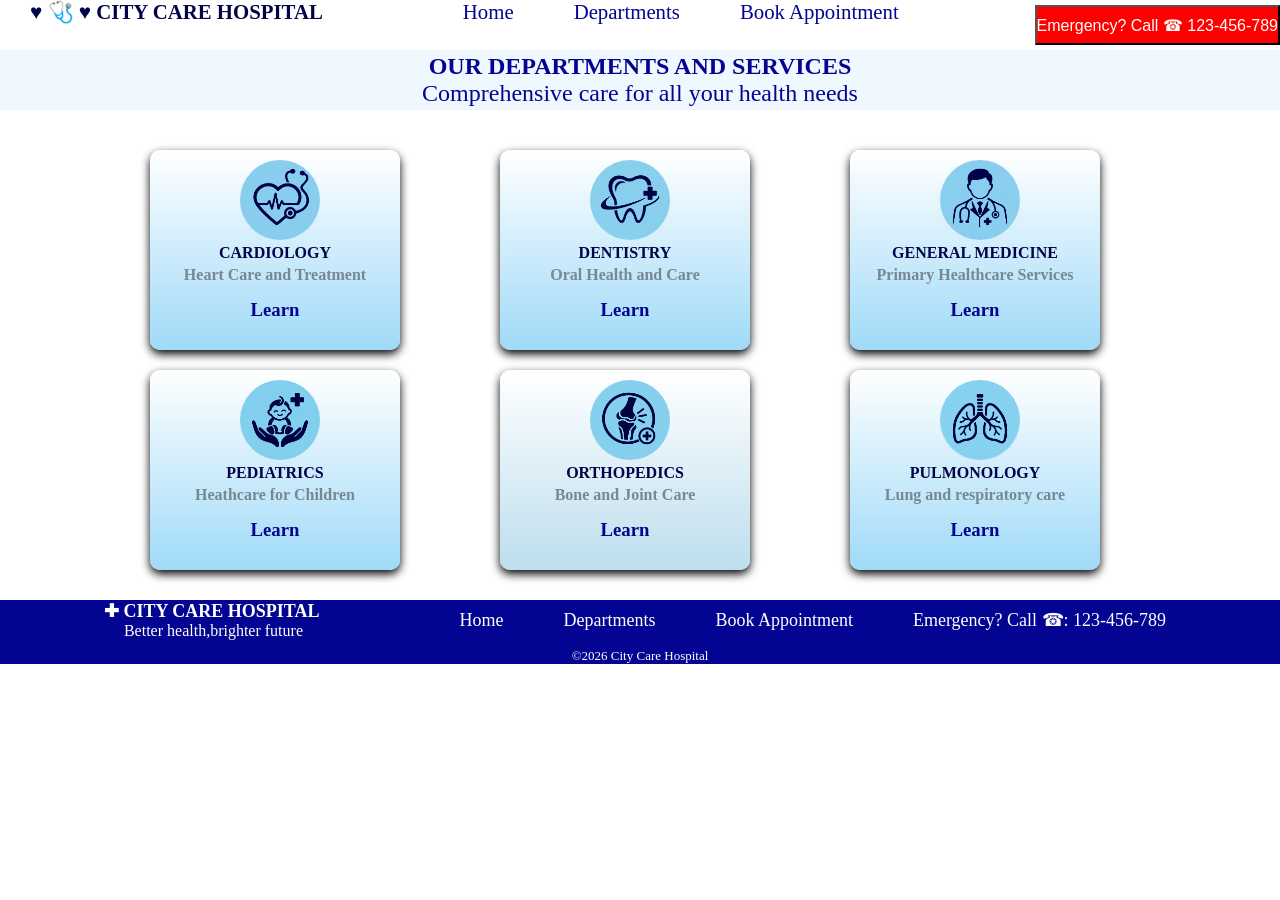
<file: department.html>
<!DOCTYPE html>
<html lang="en">
<head>
    <meta charset="UTF-8">
    <meta name="viewport" content="width=device-width, initial-scale=1.0">
    <title>home page</title>
    <link rel="stylesheet" href="department.css">
</head>
<body>
    <header><div class="navbar">
    <a class="start"><span class="logo"><b>  ♥︎ 🩺 ♥︎    CITY CARE HOSPITAL</span></b></a>
    <a href="main.html" class="start" target="_self">Home</a>
    <a href="department.html" class="start">Departments </a>
    <a href="booking.html" class="start" target="_self">Book Appointment</a>
    <button  >Emergency? Call ☎ 123-456-789</button></div></header>
    <div id="navbar2"><b>OUR DEPARTMENTS AND SERVICES</b>
    <span class="info">Comprehensive care for all your health needs</span></div>
    <div id="hdep1">
        <div id="cardiology">
            <img src="cardiology.png" id="cardioimage">
            <h4 id="headingdep"><b>CARDIOLOGY</h3></b>
            <h4 id="motodep"><b>Heart Care and Treatment</b></h5>
            <a href="cardiology.html" id="linkdep"><b><h3>Learn</h3></b></a>
        </div>
        <div id="dentistry">
            <img src="dentistry.png" id="dentistryimage">
            <h4 id="headingdep"><b>DENTISTRY</h3></b>
            <h4 id="motodep"><b>Oral Health and Care</b></h5>
            <a href="dentisitry.html" id="linkdep"><b><h3>Learn</h3></b></a>
        </div>
        <div id="medicine">
            <img src="medicine.png" id="medicineimage">
            <h4 id="headingdep"><b>GENERAL MEDICINE</h3></b>
            <h4 id="motodep"><b>Primary Healthcare Services</b></h5>
            <a href="#" id="linkdep"><b><h3>Learn</h3></b></a>
        </div>
    </div>
    <div id="hdep2">
        <div id="pediatrics">
            <img src="pediatrics.png" id="pediatricsimage">
            <h4 id="headingdep"><b>PEDIATRICS</h3></b>
            <h4 id="motodep"><b>Heathcare for Children</b></h5>
            <a href="#" id="linkdep"><b><h3>Learn</h3></b></a>
        </div>
        <div id="orthopedics">
            <img src="orthopedics.png" id="orthopedicsimage">
            <h4 id="headingdep"><b>ORTHOPEDICS</h3></b>
            <h4 id="motodep"><b>Bone and Joint Care</b></h5>
            <a href="orthopedic.html" id="linkdep"><b><h3>Learn</h3></b></a>
            </div>
        <div id="pulmunology">
            <img src="pulmunology.png" id="pulmunologyimage">
            <h4 id="headingdep"><b>PULMONOLOGY</h3></b>
            <h4 id="motodep"><b>Lung and respiratory care</b></h5>
            <a href="pulmonology.html" id="linkdep"><b><h3>Learn</h3></b></a>
            </div>
    </div>
    <footer>
    <div class="last">
        <div class="footertop">
        <div class="slogan">
           <a class="end"><span class="endlogo"><b>  ✚    CITY CARE HOSPITAL</span></b></a>
           <span class="eend">Better health,brighter future</span>
         </div>
    <a href="main.html"class="end" target="_self">Home</a>
    <a href="#" class="end">Departments </a>
    <a href="booking.html" class="end" target="_self">Book Appointment</a>
    <a class="end">Emergency? Call ☎: 123-456-789</a></div>
    <div class="copyright">©2026 City Care Hospital</div>
    </div>
    </footer>
</body>
</html>
</file>
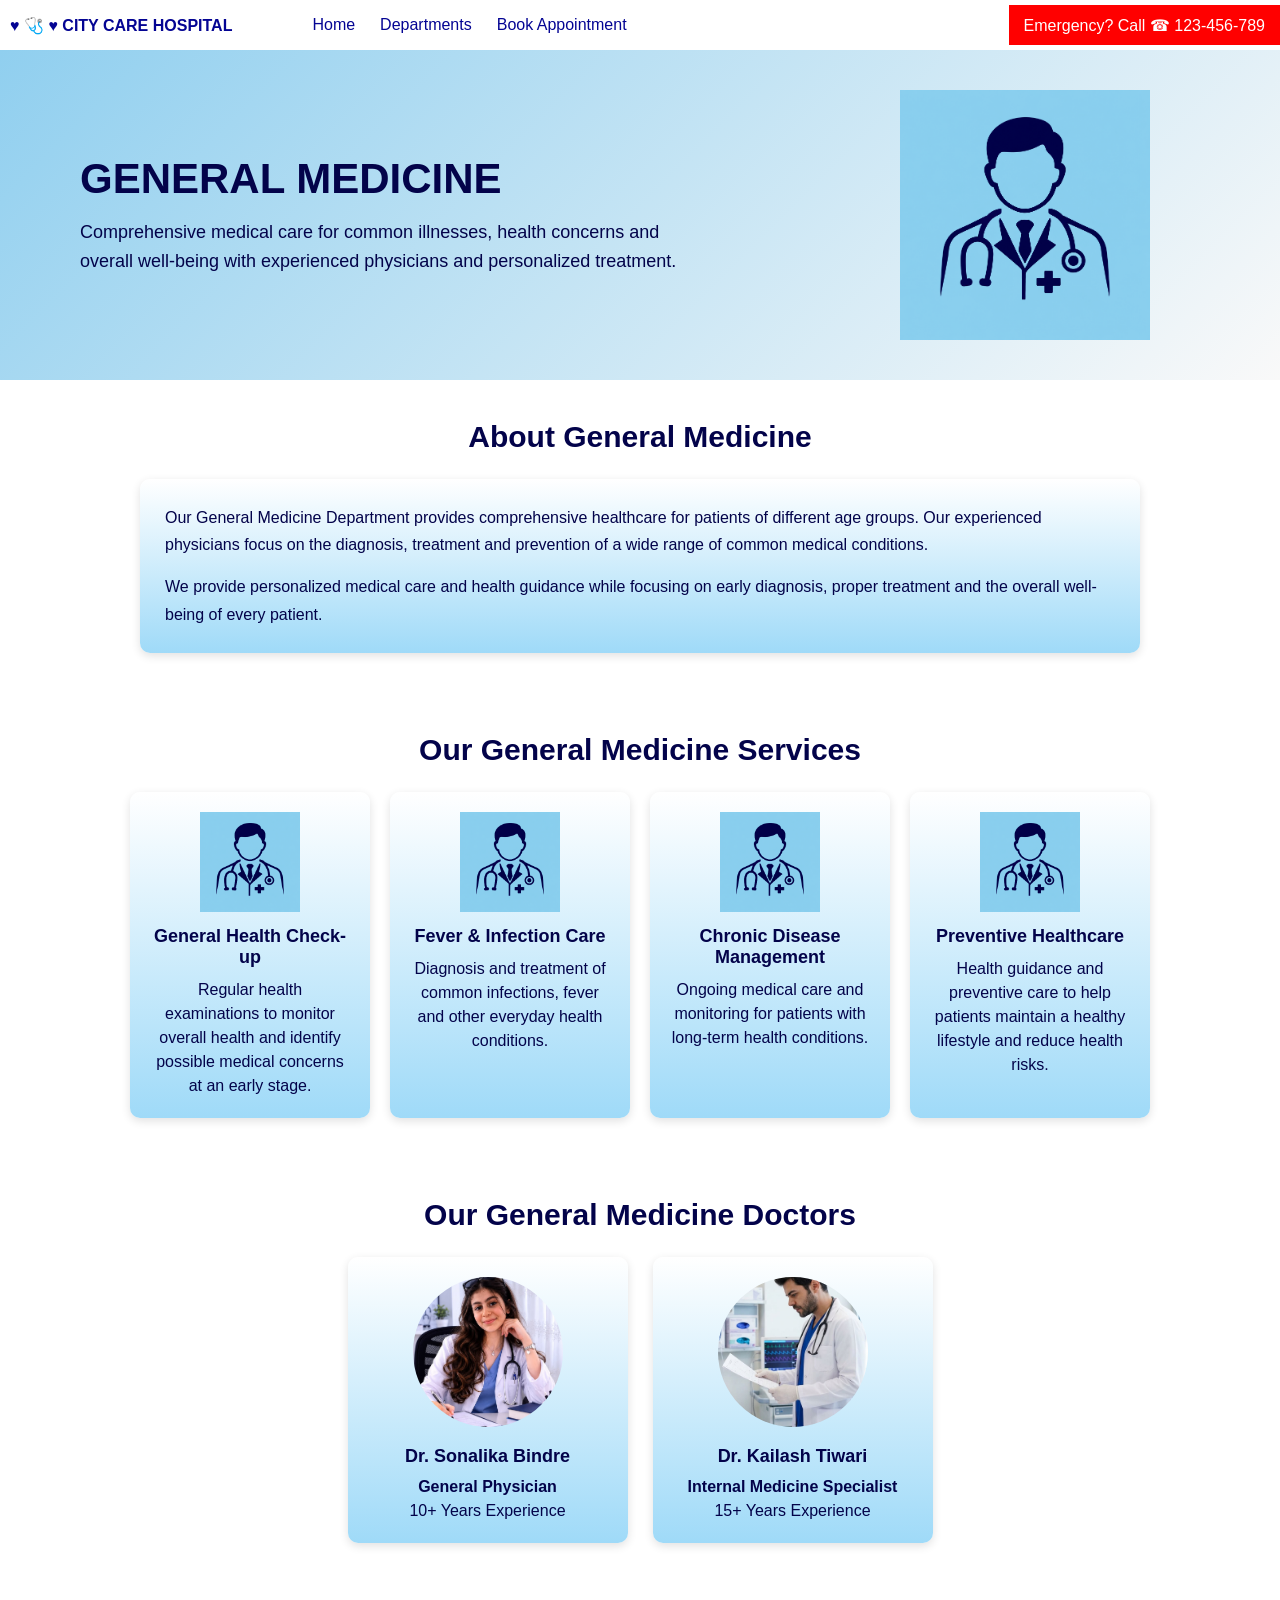
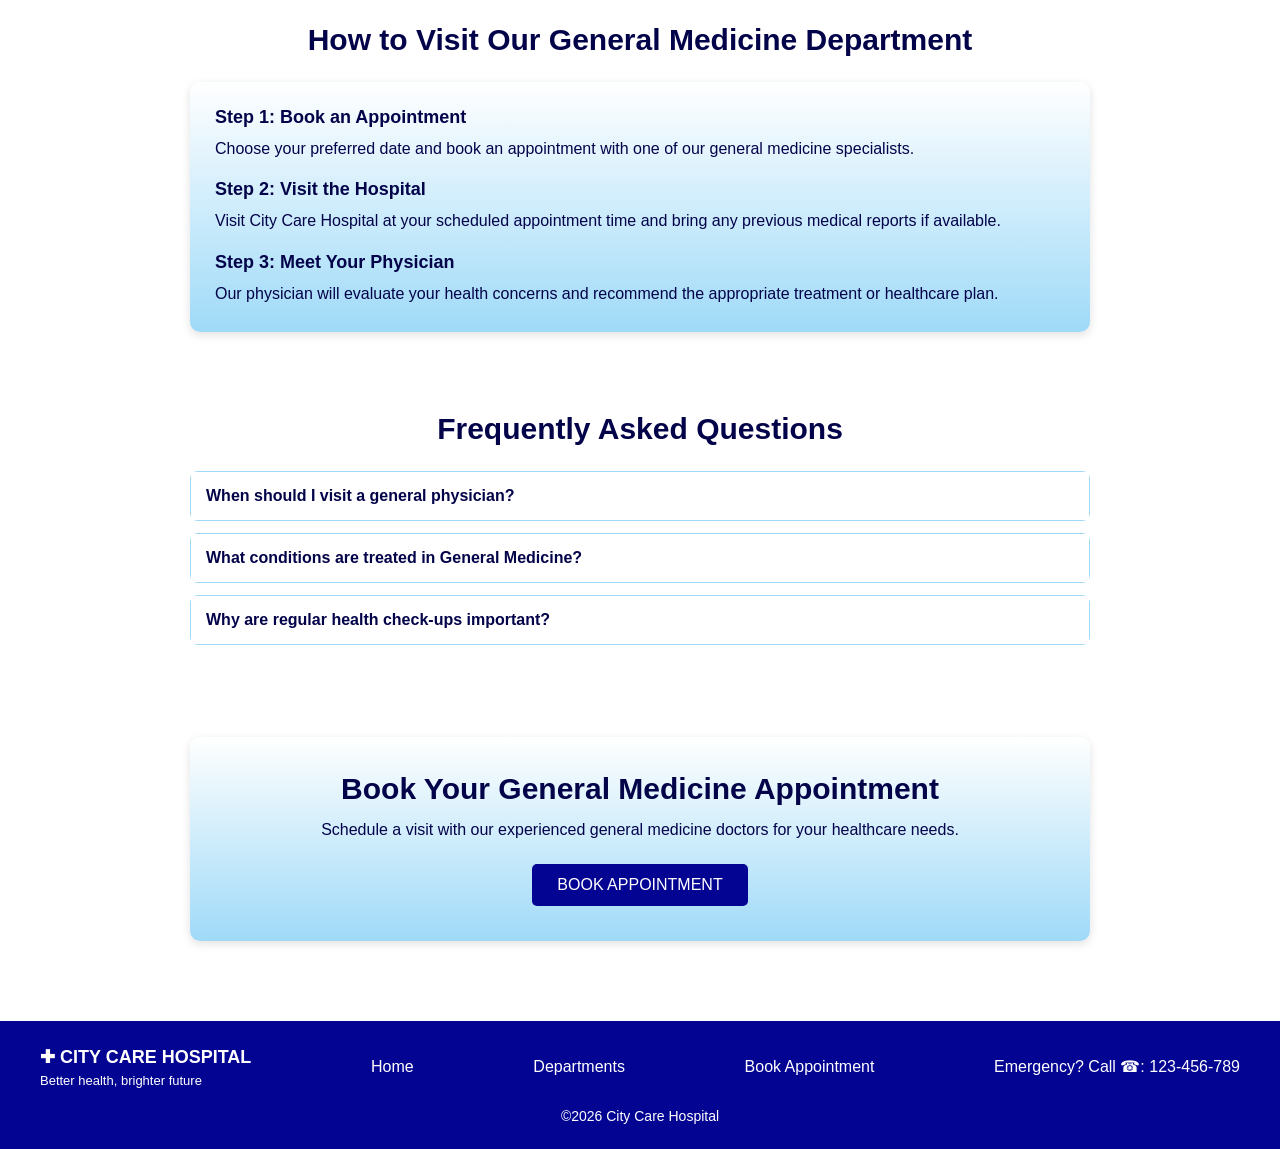
<file: general medicine.html>
<!DOCTYPE html>
<html lang="en">

<head>

<meta charset="UTF-8">
<meta name="viewport" content="width=device-width, initial-scale=1.0">

<title>General Medicine | City Care Hospital</title>

<style>

/* ================= BASIC ================= */

* {
    margin: 0;
    padding: 0;
    box-sizing: border-box;
}

body {
    font-family: Arial, sans-serif;
    color: rgb(3, 3, 74);
    background-color: white;
}




.navbar {
    height: 3.125rem;
    width: 100%;
    background-color: white;
    top: 0;
    display: flex;
    align-items: center;
}

.logo {
    color: rgb(4, 4, 147);
    margin-left: 10px;
    margin-right: 80px;
}

.start {
    color: rgb(4, 4, 147);
    text-decoration: none;
    font-size: 16px;
    margin-right: 25px;
}

.start:hover {
    text-decoration: underline;
}

.navbar button {
    background-color: red;
    position: absolute;
    right: 0;
    height: 40px;
    font-size: 1em;
    color: white;
    border: none;
    padding: 0 15px;
}


/* ================= HERO ================= */

.hero {
    background: linear-gradient(135deg, #90cfef, #f9f9f9);
    min-height: 300px;
    display: flex;
    align-items: center;
    justify-content: space-between;
    padding: 40px 80px;
    gap: 30px;
}

.hero-text {
    flex: 1;
}

.hero-text h1 {
    color: rgb(3, 3, 74);
    font-size: 42px;
    margin-bottom: 15px;
}

.hero-text p {
    color: rgb(3, 3, 74);
    font-size: 18px;
    line-height: 1.6;
    max-width: 600px;
}

.hero-image {
    width: 350px;
    height: 250px;
    object-fit: contain;
}


/* ================= COMMON SECTION ================= */

.section {
    padding: 40px 60px;
}

.section h2 {
    color: rgb(3, 3, 74);
    text-align: center;
    font-size: 30px;
    margin-bottom: 25px;
}


/* ================= ABOUT ================= */

.about-box {
    background: linear-gradient(to bottom, white, #9fdaf8);
    max-width: 1000px;
    margin: auto;
    padding: 25px;
    border-radius: 10px;
    box-shadow: 0 3px 10px rgba(0,0,0,0.12);
}

.about-box p {
    color: rgb(3, 3, 74);
    font-size: 16px;
    line-height: 1.7;
    margin-bottom: 15px;
}

.about-box p:last-child {
    margin-bottom: 0;
}


/* ================= SERVICES ================= */

.services {
    display: flex;
    justify-content: center;
    gap: 20px;
    flex-wrap: wrap;
}

.service-card {
    background: linear-gradient(to bottom, white, #9fdaf8);
    width: 240px;
    padding: 20px;
    border-radius: 10px;
    text-align: center;
    box-shadow: 0 3px 10px rgba(0,0,0,0.12);
}

.service-card img {
    width: 100px;
    height: 100px;
    object-fit: contain;
    margin-bottom: 10px;
}

.service-card h3 {
    color: rgb(3, 3, 74);
    font-size: 18px;
    margin-bottom: 10px;
}

.service-card p {
    color: rgb(3, 3, 74);
    font-size: 16px;
    line-height: 1.5;
}


/* ================= DOCTORS ================= */

.doctors-area {
    width: 600px;
    max-width: 95%;
    margin: auto;
}

.doctors {
    display: flex;
    justify-content: center;
    align-items: stretch;
    gap: 25px;
    flex-wrap: nowrap;
}

.doctor-card {
    background: linear-gradient(to bottom, white, #9fdaf8);
    width: 280px;
    max-width: 280px;
    padding: 20px;
    border-radius: 10px;
    text-align: center;
    box-shadow: 0 3px 10px rgba(0,0,0,0.12);
}

.doctor-card img {
    width: 150px;
    height: 150px;
    object-fit: cover;
    border-radius: 50%;
    margin-bottom: 15px;
}

.doctor-card h3 {
    color: rgb(3, 3, 74);
    font-size: 18px;
    margin-bottom: 8px;
}

.doctor-card p {
    color: rgb(3, 3, 74);
    font-size: 16px;
    line-height: 1.5;
}


/* ================= VISIT ================= */

.visit-box {
    background: linear-gradient(to bottom, white, #9fdaf8);
    max-width: 900px;
    margin: auto;
    padding: 25px;
    border-radius: 10px;
    box-shadow: 0 3px 10px rgba(0,0,0,0.12);
}

.visit-box h3 {
    color: rgb(3, 3, 74);
    font-size: 18px;
    margin-bottom: 8px;
}

.visit-box p {
    color: rgb(3, 3, 74);
    font-size: 16px;
    line-height: 1.6;
    margin-bottom: 18px;
}

.visit-box p:last-child {
    margin-bottom: 0;
}


/* ================= FAQ ================= */

.faq {
    max-width: 900px;
    margin: auto;
}

.faq-item {
    margin-bottom: 12px;
    border-radius: 8px;
    overflow: hidden;
}

.question {
    background-color: white;
    border: 1px solid #9fdaf8;
    padding: 15px;
    color: rgb(3, 3, 74);
    font-size: 16px;
    font-weight: bold;
    cursor: pointer;
}

.answer {
    display: none;
    background-color: white;
    border-left: 1px solid #9fdaf8;
    border-right: 1px solid #9fdaf8;
    border-bottom: 1px solid #9fdaf8;
    padding: 15px;
    color: rgb(3, 3, 74);
    font-size: 16px;
    line-height: 1.6;
}


/* ================= APPOINTMENT ================= */

.appointment-section {
    background-color: white;
    padding: 40px 60px;
}

.appointment-box {
    background: linear-gradient(to bottom, white, #9fdaf8);
    max-width: 900px;
    margin: auto;
    padding: 35px;
    border-radius: 10px;
    text-align: center;
    box-shadow: 0 3px 10px rgba(0,0,0,0.12);
}

.appointment-box h2 {
    color: rgb(3, 3, 74);
    font-size: 30px;
    margin-bottom: 15px;
}

.appointment-box p {
    color: rgb(3, 3, 74);
    font-size: 16px;
    margin-bottom: 25px;
}

.book-button {
    display: inline-block;
    background-color: rgb(4, 4, 147);
    color: white;
    text-decoration: none;
    padding: 12px 25px;
    border-radius: 5px;
    font-size: 16px;
}

.book-button:hover {
    background-color: rgb(3, 3, 100);
}


/* ================= FOOTER ================= */

footer {
    margin-top: 40px;
    background-color: rgb(4, 4, 147);
    color: white;
    padding: 25px 40px;
}

.last {
    width: 100%;
}

.footertop {
    display: flex;
    align-items: center;
    justify-content: space-between;
    gap: 20px;
    flex-wrap: wrap;
}

.end {
    color: white;
    text-decoration: none;
    font-size: 16px;
}

.end:hover {
    text-decoration: underline;
}

.slogan {
    display: flex;
    flex-direction: column;
    gap: 5px;
}

.endlogo {
    font-size: 18px;
}

.eend {
    font-size: 13px;
    color: white;
}

.copyright {
    text-align: center;
    margin-top: 20px;
    font-size: 14px;
    color: white;
}


/* ================= MOBILE ================= */

@media (max-width: 768px) {

    .navbar {
        height: auto;
        padding: 15px;
        flex-wrap: wrap;
        gap: 10px;
    }

    .logo {
        width: 100%;
        margin: 0 0 10px 0;
    }

    .start {
        margin-right: 15px;
    }

    .navbar button {
        position: static;
        width: 100%;
        margin-top: 10px;
    }

    .hero {
        flex-direction: column;
        padding: 35px 25px;
        text-align: center;
    }

    .hero-text h1 {
        font-size: 35px;
    }

    .hero-image {
        width: 280px;
        height: 200px;
    }

    .section {
        padding: 30px 20px;
    }

    .section h2 {
        font-size: 26px;
    }

    .services {
        flex-direction: column;
        align-items: center;
    }

    .service-card {
        width: 90%;
        max-width: 350px;
    }

    .doctors {
        flex-wrap: wrap;
    }

    .doctor-card {
        width: 280px;
    }

    .appointment-section {
        padding: 30px 20px;
    }

    .footertop {
        flex-direction: column;
        align-items: center;
        text-align: center;
    }

}

</style>

</head>


<body>


<!-- ================= HEADER ================= -->

<header>

<div class="navbar">

<a class="logo">
<b>♥︎ 🩺 ♥︎ CITY CARE HOSPITAL</b>
</a>

<a href="index.html" class="start" target="_self">
Home
</a>

<a href="department.html" class="start" target="_self">
Departments
</a>

<a href="booking.html" class="start" target="_self">
Book Appointment
</a>

<button>
Emergency? Call ☎ 123-456-789
</button>

</div>

</header>



<!-- ================= HERO ================= -->

<section class="hero">

<div class="hero-text">

<h1>GENERAL MEDICINE</h1>

<p>
Comprehensive medical care for common illnesses, health concerns and overall well-being with experienced physicians and personalized treatment.
</p>

</div>

<img
src="medicine.png"
alt="General Medicine Department"
class="hero-image"
>

</section>



<!-- ================= ABOUT GENERAL MEDICINE ================= -->

<section class="section">

<h2>About General Medicine</h2>

<div class="about-box">

<p>
Our General Medicine Department provides comprehensive healthcare for patients of different age groups. Our experienced physicians focus on the diagnosis, treatment and prevention of a wide range of common medical conditions.
</p>

<p>
We provide personalized medical care and health guidance while focusing on early diagnosis, proper treatment and the overall well-being of every patient.
</p>

</div>

</section>



<!-- ================= SERVICES ================= -->

<section class="section">

<h2>Our General Medicine Services</h2>

<div class="services">


<div class="service-card">

<img
src="medicine.png"
alt="General Health Check-up"
>

<h3>General Health Check-up</h3>

<p>
Regular health examinations to monitor overall health and identify possible medical concerns at an early stage.
</p>

</div>


<div class="service-card">

<img
src="medicine.png"
alt="Fever and Infection Care"
>

<h3>Fever & Infection Care</h3>

<p>
Diagnosis and treatment of common infections, fever and other everyday health conditions.
</p>

</div>


<div class="service-card">

<img
src="medicine.png"
alt="Chronic Disease Management"
>

<h3>Chronic Disease Management</h3>

<p>
Ongoing medical care and monitoring for patients with long-term health conditions.
</p>

</div>


<div class="service-card">

<img
src="medicine.png"
alt="Preventive Healthcare"
>

<h3>Preventive Healthcare</h3>

<p>
Health guidance and preventive care to help patients maintain a healthy lifestyle and reduce health risks.
</p>

</div>


</div>

</section>



<!-- ================= DOCTORS ================= -->

<section class="section">

<h2>Our General Medicine Doctors</h2>

<div class="doctors-area">

<div class="doctors">


<div class="doctor-card">

<img
src="doctorg2.jpg"
alt="Dr. Sonalika Bindre"
>

<h3>Dr. Sonalika Bindre</h3>

<p>
<b>General Physician</b>
</p>

<p>
10+ Years Experience
</p>

</div>


<div class="doctor-card">

<img
src="doctorg1.jpg"
alt="Dr. Kailash Tiwari"
>

<h3>Dr. Kailash Tiwari</h3>

<p>
<b>Internal Medicine Specialist</b>
</p>

<p>
15+ Years Experience
</p>

</div>


</div>

</div>

</section>



<!-- ================= HOW TO VISIT ================= -->

<section class="section">

<h2>How to Visit Our General Medicine Department</h2>

<div class="visit-box">


<h3>
Step 1: Book an Appointment
</h3>

<p>
Choose your preferred date and book an appointment with one of our general medicine specialists.
</p>


<h3>
Step 2: Visit the Hospital
</h3>

<p>
Visit City Care Hospital at your scheduled appointment time and bring any previous medical reports if available.
</p>


<h3>
Step 3: Meet Your Physician
</h3>

<p>
Our physician will evaluate your health concerns and recommend the appropriate treatment or healthcare plan.
</p>


</div>

</section>



<!-- ================= FAQ ================= -->

<section class="section">

<h2>Frequently Asked Questions</h2>

<div class="faq">


<div class="faq-item">

<div
class="question"
onclick="toggleFAQ(this)"
>
When should I visit a general physician?
</div>

<div class="answer">
You can visit a general physician for common illnesses, persistent symptoms, regular health check-ups or any general health concern that requires medical attention.
</div>

</div>



<div class="faq-item">

<div
class="question"
onclick="toggleFAQ(this)"
>
What conditions are treated in General Medicine?
</div>

<div class="answer">
General Medicine doctors manage a wide range of health conditions, including common infections, fever, digestive problems, respiratory problems and many other general medical concerns.
</div>

</div>



<div class="faq-item">

<div
class="question"
onclick="toggleFAQ(this)"
>
Why are regular health check-ups important?
</div>

<div class="answer">
Regular health check-ups can help monitor your overall health and may help identify certain health concerns at an early stage.
</div>

</div>


</div>

</section>



<!-- ================= APPOINTMENT ================= -->

<section class="appointment-section">

<div class="appointment-box">

<h2>
Book Your General Medicine Appointment
</h2>

<p>
Schedule a visit with our experienced general medicine doctors for your healthcare needs.
</p>

<a
href="booking.html"
class="book-button"
>
BOOK APPOINTMENT
</a>

</div>

</section>



<!-- ================= FOOTER ================= -->

<footer>

<div class="last">

<div class="footertop">


<div class="slogan">

<a class="end">

<span class="endlogo">
<b>✚ CITY CARE HOSPITAL</b>
</span>

</a>

<span class="eend">
Better health, brighter future
</span>

</div>


<a
href="index.html"
class="end"
target="_self"
>
Home
</a>


<a
href="department.html"
class="end"
target="_self"
>
Departments
</a>


<a
href="booking.html"
class="end"
target="_self"
>
Book Appointment
</a>


<a class="end">
Emergency? Call ☎: 123-456-789
</a>


</div>


<div class="copyright">
©2026 City Care Hospital
</div>


</div>

</footer>



<!-- ================= FAQ SCRIPT ================= -->

<script>

function toggleFAQ(element) {

    let answer = element.nextElementSibling;

    if (answer.style.display === "block") {

        answer.style.display = "none";

    } else {

        answer.style.display = "block";

    }

}

</script>


</body>

</html>
</file>
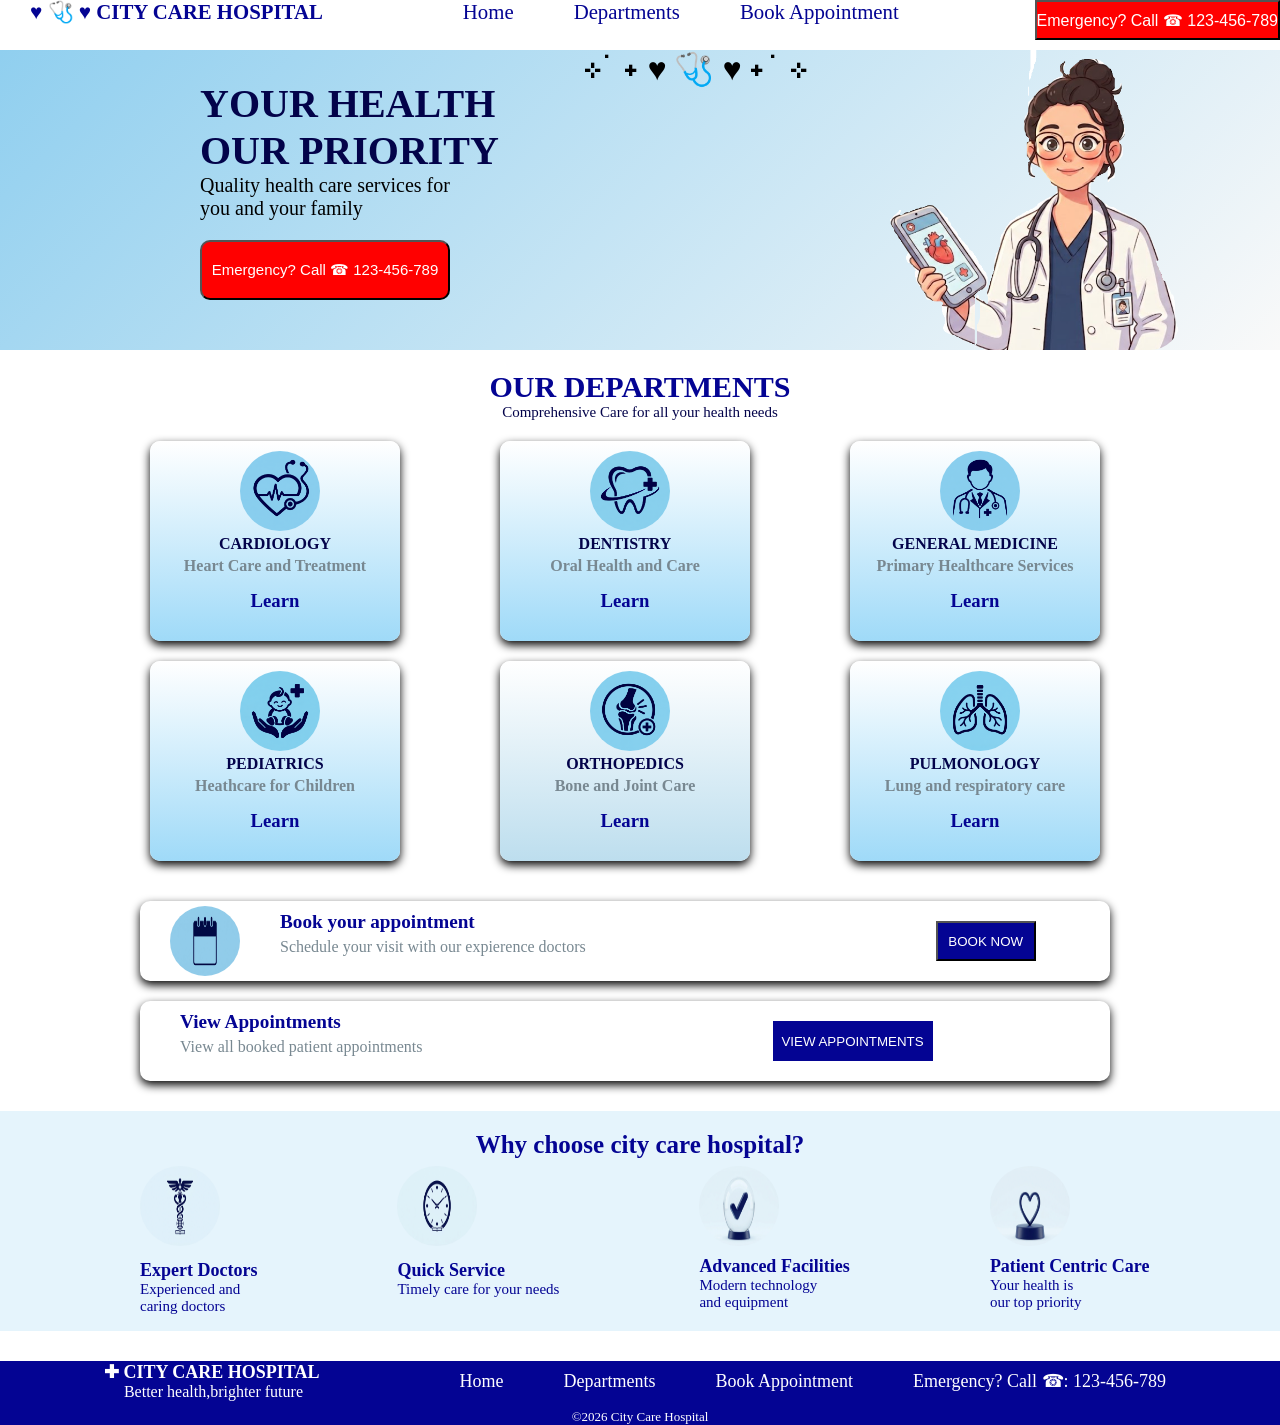
<file: main.html>
<!DOCTYPE html> 
<html lang="en"> 
<head> 
    <meta charset="UTF-8"> 
    <meta name="viewport" content="width=device-width, initial-scale=1.0"> 
    <title>home page</title> 
    <link rel="stylesheet" href="main.css"> 
</head> 
<body> 
    <header><div class="navbar"> 
    <a class="start"><span class="logo"><b>  ♥︎ 🩺 ♥︎    CITY CARE HOSPITAL</span></b></a> 
    <a href="main.html.html" class="start" target="_self">Home</a> 
    <a href="department.html" class="start" target="_self">Departments </a> 
    <a href="booking.html" class="start" target="_self">Book Appointment</a> 
    <button  >Emergency? Call ☎ 123-456-789</button></div></header> 
    <div id="block"> 
        <div class="text"><h1 id="maintext">YOUR HEALTH <br> 
            OUR PRIORITY</h1> 
            <p id="extra"> Quality health care services for <br>you and your family</p> 
            <button id="bbutton"> Emergency? Call ☎ 123-456-789</button></div> 
            <p id="symbol"><b>⊹ ࣪ ˖ ♥︎ 🩺 ♥︎ ˖ ࣪ ⊹</b></p> 
    <img src="Doctor.png" class="image"> 
    </div> 
    <div id="hdepartment"><h1><b> OUR DEPARTMENTS</b></h1></div> 
    <div id="motive">Comprehensive Care for all your health needs</div> 
    <div id="hdep1"> 
        <div id="cardiology"> 
            <img src="cardiology.png" id="cardioimage"> 
            <h4 id="headingdep"><b>CARDIOLOGY</h3></b> 
            <h4 id="motodep"><b>Heart Care and Treatment</b></h5> 
            <a href="cardiology.html" id="linkdep"><b><h3>Learn</h3></b></a> 
        </div> 
        <div id="dentistry"> 
            <img src="dentistry.png" id="dentistryimage"> 
            <h4 id="headingdep"><b>DENTISTRY</h3></b> 
            <h4 id="motodep"><b>Oral Health and Care</b></h5> 
            <a href="dentisitry.html" id="linkdep"><b><h3>Learn</h3></b></a> 
        </div> 
        <div id="medicine"> 
            <img src="medicine.png" id="medicineimage"> 
            <h4 id="headingdep"><b>GENERAL MEDICINE</h3></b> 
            <h4 id="motodep"><b>Primary Healthcare Services</b></h5> 
            <a href="general medicine.html" id="linkdep"><b><h3>Learn</h3></b></a> 
        </div> 
    </div> 
    <div id="hdep2"> 
        <div id="pediatrics"> 
            <img src="pediatrics.png" id="pediatricsimage"> 
            <h4 id="headingdep"><b>PEDIATRICS</h3></b> 
            <h4 id="motodep"><b>Heathcare for Children</b></h5> 
            <a href="pediatrics.html" id="linkdep"><b><h3>Learn</h3></b></a> 
        </div> 
        <div id="orthopedics"> 
            <img src="orthopedics.png" id="orthopedicsimage"> 
            <h4 id="headingdep"><b>ORTHOPEDICS</h3></b> 
            <h4 id="motodep"><b>Bone and Joint Care</b></h5> 
            <a href="orthopedic.html" id="linkdep"><b><h3>Learn</h3></b></a> 
            </div> 
        <div id="pulmunology"> 
            <img src="pulmunology.png" id="pulmunologyimage"> 
            <h4 id="headingdep"><b>PULMONOLOGY</h3></b> 
            <h4 id="motodep"><b>Lung and respiratory care</b></h5> 
            <a href="pulmonology.html" id="linkdep"><b><h3>Learn</h3></b></a> 
            </div> 
    </div> 
    <div id="book"> 
        <img src="calendar.png" id="calender"> 
        <div id="matter"> 
            <div id="hbook"><b>Book your appointment</b></div> 
            <div id="cbook">Schedule your visit with our expierence doctors</div> 
        </div>  
        <button id="bookingbutton"><a href="booking.html" id="textbutton">BOOK NOW</a> </button>  
    </div> 
    <div id="appointment">

    

    <div id="amatter">
        <h3 id="happointment">View Appointments</h3>
        <p id="cappointment">View all booked patient appointments</p>
    </div>

    <button id="appointmentbutton">
        <a href="appointments.html" id="atextbutton">VIEW APPOINTMENTS</a>
    </button>

</div>
    </a>

</section>
    
    <div id="importance"> 
        <div id="mimp"> 
            <h3 id="himp"><b>Why choose city care hospital?</b>
            </h4> <div id="benefits">
                 <div id="expdoct"> <img src="expdoc.png" id="expdocimg"> 
                    <div id="bimp"><b>Expert Doctors</b>
                    </div> <div id="simp">Experienced and<br>caring doctors</div>
                 </div> <div id="quickserv"> <img src="quickserv.png" id="quickservimg">
                     <div id="bimp"><b>Quick Service</b></div> <div id="simp">Timely care for your needs</div>
                     </div> <div id="advfac"> <img src="advfac.png" id="advfacimg"> <div id="bimp"><b>Advanced Facilities</b>
                    </div> <div id="simp">Modern technology <br>and equipment</div> </div>
                     <div id="care"> <img src="care.png" id="careimg">
                         <div id="bimp"><b>Patient Centric Care</b>
                        </div> <div id="simp">Your health is <br>our top priority</div>
                     </div> 
                    </div> 
                    </div> 
                </div>
    <footer> 
    <div class="last"> 
        <div class="footertop"> 
        <div class="slogan"> 
           <a class="end"><span class="endlogo"><b>  ✚    CITY CARE HOSPITAL</span></b></a> 
           <span class="eend">Better health,brighter future</span> 
         </div> 
    <a href="main.html"class="end" target="_self">Home</a> 
    <a href="department.html" class="end">Departments </a> 
    <a href="booking.html" class="end" target="_self">Book Appointment</a> 
    <a class="end">Emergency? Call ☎: 123-456-789</a></div> 
    <div class="copyright">©2026 City Care Hospital</div> 
    </div> 
    </footer> 
             
     
</body> 
</html>
</file>
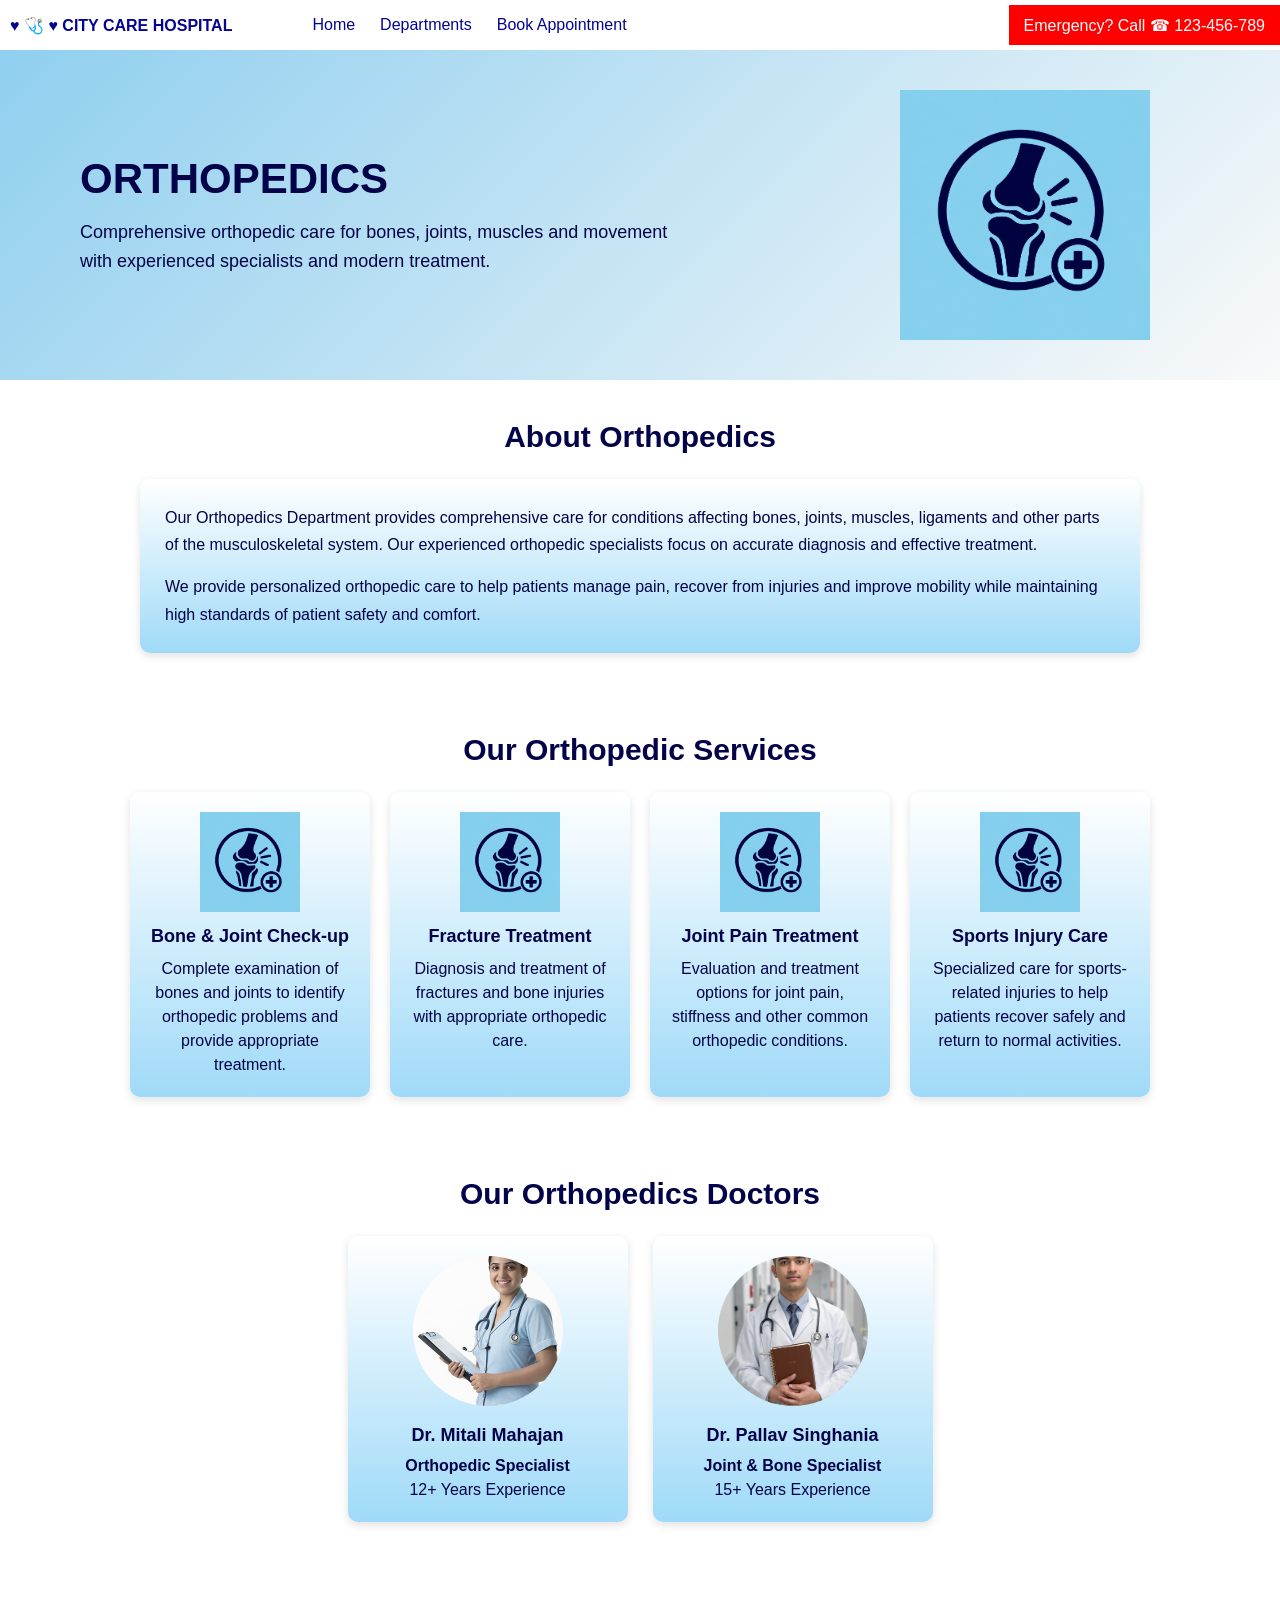
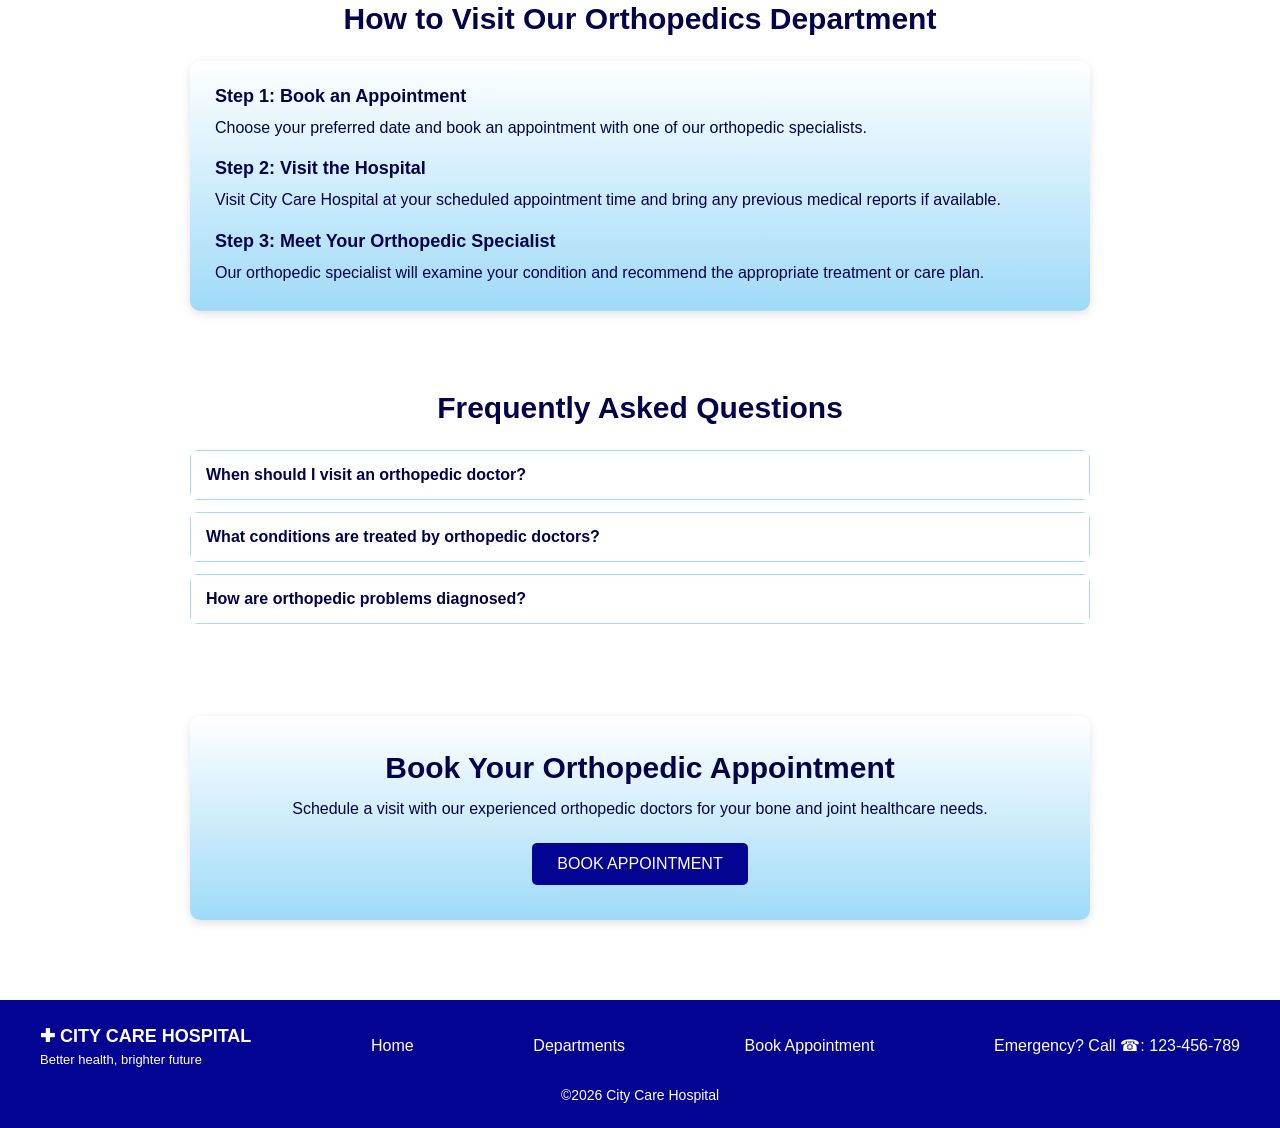
<file: orthopedic.html>
<!DOCTYPE html>
<html lang="en">

<head>

<meta charset="UTF-8">
<meta name="viewport" content="width=device-width, initial-scale=1.0">

<title>Orthopedics | City Care Hospital</title>

<style>

/* ================= BASIC ================= */

* {
    margin: 0;
    padding: 0;
    box-sizing: border-box;
}

body {
    font-family: Arial, sans-serif;
    color: rgb(3, 3, 74);
    background-color: white;
}


/* ================= HEADER - SAME AS CARDIOLOGY ================= */

.navbar {
    height: 3.125rem;
    width: 100%;
    background-color: white;
    top: 0;
    display: flex;
    align-items: center;
}

.logo {
    color: rgb(4, 4, 147);
    margin-left: 10px;
    margin-right: 80px;
}

.start {
    color: rgb(4, 4, 147);
    text-decoration: none;
    font-size: 16px;
    margin-right: 25px;
}

.start:hover {
    text-decoration: underline;
}

.navbar button {
    background-color: red;
    position: absolute;
    right: 0;
    height: 40px;
    font-size: 1em;
    color: white;
    border: none;
    padding: 0 15px;
}


/* ================= HERO ================= */

.hero {
    background: linear-gradient(135deg, #90cfef, #f9f9f9);
    min-height: 300px;
    display: flex;
    align-items: center;
    justify-content: space-between;
    padding: 40px 80px;
    gap: 30px;
}

.hero-text {
    flex: 1;
}

.hero-text h1 {
    color: rgb(3, 3, 74);
    font-size: 42px;
    margin-bottom: 15px;
}

.hero-text p {
    color: rgb(3, 3, 74);
    font-size: 18px;
    line-height: 1.6;
    max-width: 600px;
}

.hero-image {
    width: 350px;
    height: 250px;
    object-fit: contain;
}


/* ================= COMMON SECTION ================= */

.section {
    padding: 40px 60px;
}

.section h2 {
    color: rgb(3, 3, 74);
    text-align: center;
    font-size: 30px;
    margin-bottom: 25px;
}


/* ================= ABOUT ================= */

.about-box {
    background: linear-gradient(to bottom, white, #9fdaf8);
    max-width: 1000px;
    margin: auto;
    padding: 25px;
    border-radius: 10px;
    box-shadow: 0 3px 10px rgba(0,0,0,0.12);
}

.about-box p {
    color: rgb(3, 3, 74);
    font-size: 16px;
    line-height: 1.7;
    margin-bottom: 15px;
}

.about-box p:last-child {
    margin-bottom: 0;
}


/* ================= SERVICES ================= */

.services {
    display: flex;
    justify-content: center;
    gap: 20px;
    flex-wrap: wrap;
}

.service-card {
    background: linear-gradient(to bottom, white, #9fdaf8);
    width: 240px;
    padding: 20px;
    border-radius: 10px;
    text-align: center;
    box-shadow: 0 3px 10px rgba(0,0,0,0.12);
}

.service-card img {
    width: 100px;
    height: 100px;
    object-fit: contain;
    margin-bottom: 10px;
}

.service-card h3 {
    color: rgb(3, 3, 74);
    font-size: 18px;
    margin-bottom: 10px;
}

.service-card p {
    color: rgb(3, 3, 74);
    font-size: 16px;
    line-height: 1.5;
}


/* ================= DOCTORS ================= */

.doctors-area {
    width: 600px;
    max-width: 95%;
    margin: auto;
}

.doctors {
    display: flex;
    justify-content: center;
    align-items: stretch;
    gap: 25px;
    flex-wrap: nowrap;
}

.doctor-card {
    background: linear-gradient(to bottom, white, #9fdaf8);
    width: 280px;
    max-width: 280px;
    padding: 20px;
    border-radius: 10px;
    text-align: center;
    box-shadow: 0 3px 10px rgba(0,0,0,0.12);
}

.doctor-card img {
    width: 150px;
    height: 150px;
    object-fit: cover;
    border-radius: 50%;
    margin-bottom: 15px;
}

.doctor-card h3 {
    color: rgb(3, 3, 74);
    font-size: 18px;
    margin-bottom: 8px;
}

.doctor-card p {
    color: rgb(3, 3, 74);
    font-size: 16px;
    line-height: 1.5;
}


/* ================= VISIT ================= */

.visit-box {
    background: linear-gradient(to bottom, white, #9fdaf8);
    max-width: 900px;
    margin: auto;
    padding: 25px;
    border-radius: 10px;
    box-shadow: 0 3px 10px rgba(0,0,0,0.12);
}

.visit-box h3 {
    color: rgb(3, 3, 74);
    font-size: 18px;
    margin-bottom: 8px;
}

.visit-box p {
    color: rgb(3, 3, 74);
    font-size: 16px;
    line-height: 1.6;
    margin-bottom: 18px;
}

.visit-box p:last-child {
    margin-bottom: 0;
}


/* ================= FAQ ================= */

.faq {
    max-width: 900px;
    margin: auto;
}

.faq-item {
    margin-bottom: 12px;
    border-radius: 8px;
    overflow: hidden;
}

.question {
    background-color: white;
    border: 1px solid #9fdaf8;
    padding: 15px;
    color: rgb(3, 3, 74);
    font-size: 16px;
    font-weight: bold;
    cursor: pointer;
}

.answer {
    display: none;
    background-color: white;
    border-left: 1px solid #9fdaf8;
    border-right: 1px solid #9fdaf8;
    border-bottom: 1px solid #9fdaf8;
    padding: 15px;
    color: rgb(3, 3, 74);
    font-size: 16px;
    line-height: 1.6;
}


/* ================= APPOINTMENT ================= */

.appointment-section {
    background-color: white;
    padding: 40px 60px;
}

.appointment-box {
    background: linear-gradient(to bottom, white, #9fdaf8);
    max-width: 900px;
    margin: auto;
    padding: 35px;
    border-radius: 10px;
    text-align: center;
    box-shadow: 0 3px 10px rgba(0,0,0,0.12);
}

.appointment-box h2 {
    color: rgb(3, 3, 74);
    font-size: 30px;
    margin-bottom: 15px;
}

.appointment-box p {
    color: rgb(3, 3, 74);
    font-size: 16px;
    margin-bottom: 25px;
}

.book-button {
    display: inline-block;
    background-color: rgb(4, 4, 147);
    color: white;
    text-decoration: none;
    padding: 12px 25px;
    border-radius: 5px;
    font-size: 16px;
}

.book-button:hover {
    background-color: rgb(3, 3, 100);
}


/* ================= FOOTER ================= */

footer {
    margin-top: 40px;
    background-color: rgb(4, 4, 147);
    color: white;
    padding: 25px 40px;
}

.last {
    width: 100%;
}

.footertop {
    display: flex;
    align-items: center;
    justify-content: space-between;
    gap: 20px;
    flex-wrap: wrap;
}

.end {
    color: white;
    text-decoration: none;
    font-size: 16px;
}

.end:hover {
    text-decoration: underline;
}

.slogan {
    display: flex;
    flex-direction: column;
    gap: 5px;
}

.endlogo {
    font-size: 18px;
}

.eend {
    font-size: 13px;
    color: white;
}

.copyright {
    text-align: center;
    margin-top: 20px;
    font-size: 14px;
    color: white;
}


/* ================= MOBILE ================= */

@media (max-width: 768px) {

    .navbar {
        height: auto;
        padding: 15px;
        flex-wrap: wrap;
        gap: 10px;
    }

    .logo {
        width: 100%;
        margin: 0 0 10px 0;
    }

    .start {
        margin-right: 15px;
    }

    .navbar button {
        position: static;
        width: 100%;
        margin-top: 10px;
    }

    .hero {
        flex-direction: column;
        padding: 35px 25px;
        text-align: center;
    }

    .hero-text h1 {
        font-size: 35px;
    }

    .hero-image {
        width: 280px;
        height: 200px;
    }

    .section {
        padding: 30px 20px;
    }

    .section h2 {
        font-size: 26px;
    }

    .services {
        flex-direction: column;
        align-items: center;
    }

    .service-card {
        width: 90%;
        max-width: 350px;
    }

    .doctors {
        flex-wrap: wrap;
    }

    .doctor-card {
        width: 280px;
    }

    .appointment-section {
        padding: 30px 20px;
    }

    .footertop {
        flex-direction: column;
        align-items: center;
        text-align: center;
    }

}

</style>

</head>


<body>


<!-- ================= HEADER ================= -->

<header>

<div class="navbar">

<a class="logo">
<b>♥︎ 🩺 ♥︎ CITY CARE HOSPITAL</b>
</a>

<a href="index.html" class="start" target="_self">
Home
</a>

<a href="department.html" class="start" target="_self">
Departments
</a>

<a href="booking.html" class="start" target="_self">
Book Appointment
</a>

<button>
Emergency? Call ☎ 123-456-789
</button>

</div>

</header>



<!-- ================= HERO ================= -->

<section class="hero">

<div class="hero-text">

<h1>ORTHOPEDICS</h1>

<p>
Comprehensive orthopedic care for bones, joints, muscles and movement with experienced specialists and modern treatment.
</p>

</div>

<img
src="orthopedics.png"
alt="Orthopedics Department"
class="hero-image"
>

</section>



<!-- ================= ABOUT ORTHOPEDICS ================= -->

<section class="section">

<h2>About Orthopedics</h2>

<div class="about-box">

<p>
Our Orthopedics Department provides comprehensive care for conditions affecting bones, joints, muscles, ligaments and other parts of the musculoskeletal system. Our experienced orthopedic specialists focus on accurate diagnosis and effective treatment.
</p>

<p>
We provide personalized orthopedic care to help patients manage pain, recover from injuries and improve mobility while maintaining high standards of patient safety and comfort.
</p>

</div>

</section>



<!-- ================= SERVICES ================= -->

<section class="section">

<h2>Our Orthopedic Services</h2>

<div class="services">


<div class="service-card">

<img
src="orthopedics.png"
alt="Bone and Joint Check-up"
>

<h3>Bone & Joint Check-up</h3>

<p>
Complete examination of bones and joints to identify orthopedic problems and provide appropriate treatment.
</p>

</div>


<div class="service-card">

<img
src="orthopedics.png"
alt="Fracture Treatment"
>

<h3>Fracture Treatment</h3>

<p>
Diagnosis and treatment of fractures and bone injuries with appropriate orthopedic care.
</p>

</div>


<div class="service-card">

<img
src="orthopedics.png"
alt="Joint Pain Treatment"
>

<h3>Joint Pain Treatment</h3>

<p>
Evaluation and treatment options for joint pain, stiffness and other common orthopedic conditions.
</p>

</div>


<div class="service-card">

<img
src="orthopedics.png"
alt="Sports Injury Care"
>

<h3>Sports Injury Care</h3>

<p>
Specialized care for sports-related injuries to help patients recover safely and return to normal activities.
</p>

</div>


</div>

</section>



<!-- ================= DOCTORS ================= -->

<section class="section">

<h2>Our Orthopedics Doctors</h2>

<div class="doctors-area">

<div class="doctors">


<div class="doctor-card">

<img
src="doctoro2.jpg"
alt="Dr. Mitali Mahajan"
>

<h3>Dr. Mitali Mahajan</h3>

<p>
<b>Orthopedic Specialist</b>
</p>

<p>
12+ Years Experience
</p>

</div>


<div class="doctor-card">

<img
src="doctoro1.jpg"
alt="Dr. Pallav Singhania"
>

<h3>Dr. Pallav Singhania</h3>

<p>
<b>Joint & Bone Specialist</b>
</p>

<p>
15+ Years Experience
</p>

</div>


</div>

</div>

</section>



<!-- ================= HOW TO VISIT ================= -->

<section class="section">

<h2>How to Visit Our Orthopedics Department</h2>

<div class="visit-box">


<h3>
Step 1: Book an Appointment
</h3>

<p>
Choose your preferred date and book an appointment with one of our orthopedic specialists.
</p>


<h3>
Step 2: Visit the Hospital
</h3>

<p>
Visit City Care Hospital at your scheduled appointment time and bring any previous medical reports if available.
</p>


<h3>
Step 3: Meet Your Orthopedic Specialist
</h3>

<p>
Our orthopedic specialist will examine your condition and recommend the appropriate treatment or care plan.
</p>


</div>

</section>



<!-- ================= FAQ ================= -->

<section class="section">

<h2>Frequently Asked Questions</h2>

<div class="faq">


<div class="faq-item">

<div
class="question"
onclick="toggleFAQ(this)"
>
When should I visit an orthopedic doctor?
</div>

<div class="answer">
You should consider visiting an orthopedic doctor for persistent bone or joint pain, difficulty moving, injuries, fractures or other problems affecting your muscles and joints.
</div>

</div>



<div class="faq-item">

<div
class="question"
onclick="toggleFAQ(this)"
>
What conditions are treated by orthopedic doctors?
</div>

<div class="answer">
Orthopedic doctors treat conditions involving bones, joints, muscles, ligaments and other parts of the musculoskeletal system, including fractures, joint pain and sports injuries.
</div>

</div>



<div class="faq-item">

<div
class="question"
onclick="toggleFAQ(this)"
>
How are orthopedic problems diagnosed?
</div>

<div class="answer">
An orthopedic specialist may evaluate your symptoms and medical history and may recommend physical examination or imaging tests when necessary to understand the condition.
</div>

</div>


</div>

</section>



<!-- ================= APPOINTMENT ================= -->

<section class="appointment-section">

<div class="appointment-box">

<h2>
Book Your Orthopedic Appointment
</h2>

<p>
Schedule a visit with our experienced orthopedic doctors for your bone and joint healthcare needs.
</p>

<a
href="booking.html"
class="book-button"
>
BOOK APPOINTMENT
</a>

</div>

</section>



<!-- ================= FOOTER ================= -->

<footer>

<div class="last">

<div class="footertop">


<div class="slogan">

<a class="end">

<span class="endlogo">
<b>✚ CITY CARE HOSPITAL</b>
</span>

</a>

<span class="eend">
Better health, brighter future
</span>

</div>


<a
href="index.html"
class="end"
target="_self"
>
Home
</a>


<a
href="department.html"
class="end"
target="_self"
>
Departments
</a>


<a
href="booking.html"
class="end"
target="_self"
>
Book Appointment
</a>


<a class="end">
Emergency? Call ☎: 123-456-789
</a>


</div>


<div class="copyright">
©2026 City Care Hospital
</div>


</div>

</footer>



<!-- ================= FAQ SCRIPT ================= -->

<script>

function toggleFAQ(element) {

    let answer = element.nextElementSibling;

    if (answer.style.display === "block") {

        answer.style.display = "none";

    } else {

        answer.style.display = "block";

    }

}

</script>


</body>

</html>
</file>
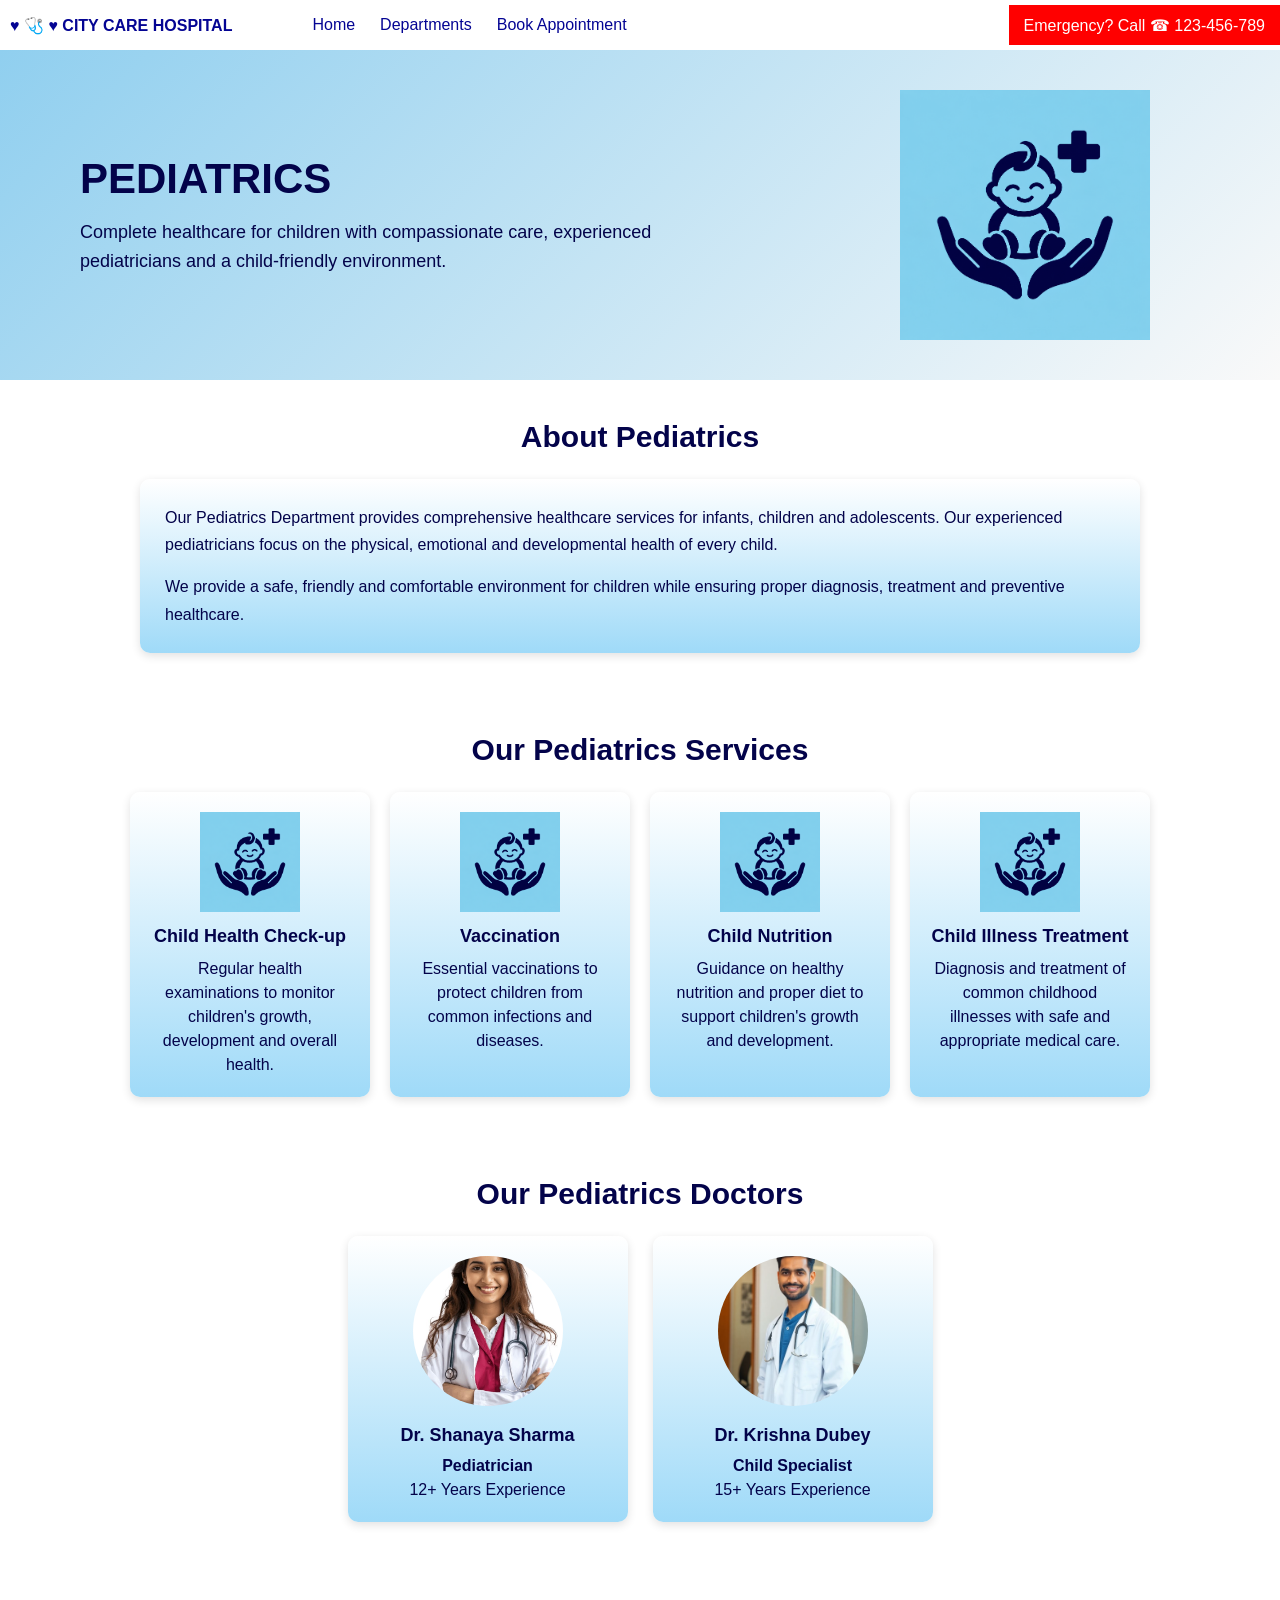
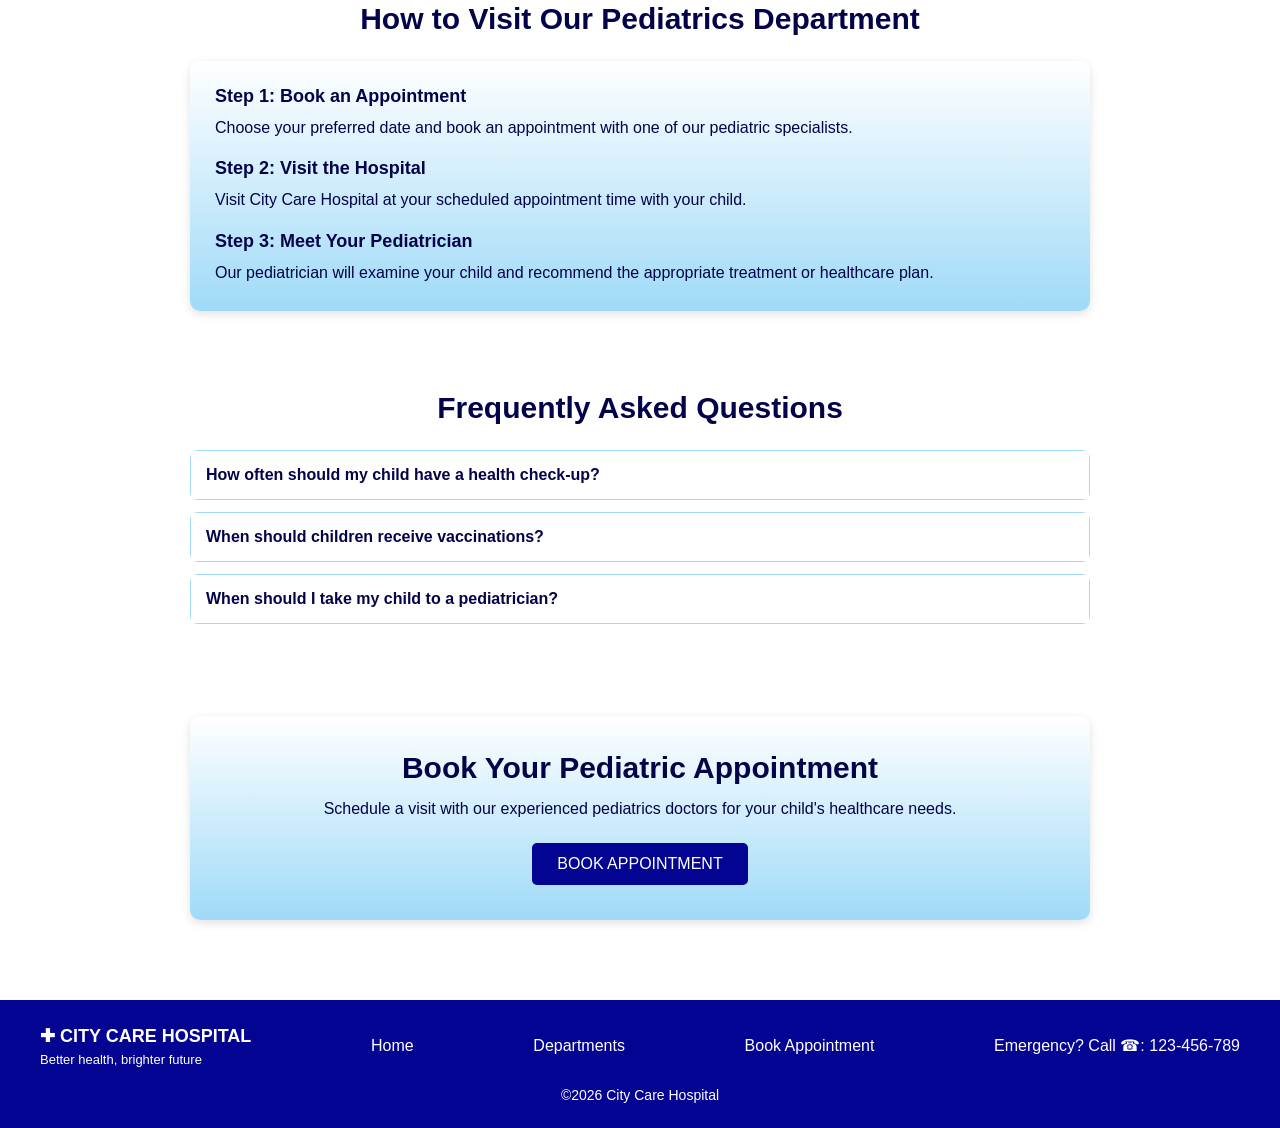
<file: pediatrics.html>
<!DOCTYPE html>
<html lang="en">

<head>

<meta charset="UTF-8">
<meta name="viewport" content="width=device-width, initial-scale=1.0">

<title>Pediatrics | City Care Hospital</title>

<style>

/* ================= BASIC ================= */

* {
    margin: 0;
    padding: 0;
    box-sizing: border-box;
}

body {
    font-family: Arial, sans-serif;
    color: rgb(3, 3, 74);
    background-color: white;
}


/* ================= HEADER - SAME AS CARDIOLOGY ================= */

.navbar {
    height: 3.125rem;
    width: 100%;
    background-color: white;
    top: 0;
    display: flex;
    align-items: center;
}

.logo {
    color: rgb(4, 4, 147);
    margin-left: 10px;
    margin-right: 80px;
}

.start {
    color: rgb(4, 4, 147);
    text-decoration: none;
    font-size: 16px;
    margin-right: 25px;
}

.start:hover {
    text-decoration: underline;
}

.navbar button {
    background-color: red;
    position: absolute;
    right: 0;
    height: 40px;
    font-size: 1em;
    color: white;
    border: none;
    padding: 0 15px;
}


/* ================= HERO ================= */

.hero {
    background: linear-gradient(135deg, #90cfef, #f9f9f9);
    min-height: 300px;
    display: flex;
    align-items: center;
    justify-content: space-between;
    padding: 40px 80px;
    gap: 30px;
}

.hero-text {
    flex: 1;
}

.hero-text h1 {
    color: rgb(3, 3, 74);
    font-size: 42px;
    margin-bottom: 15px;
}

.hero-text p {
    color: rgb(3, 3, 74);
    font-size: 18px;
    line-height: 1.6;
    max-width: 600px;
}

.hero-image {
    width: 350px;
    height: 250px;
    object-fit: contain;
}


/* ================= COMMON SECTION ================= */

.section {
    padding: 40px 60px;
}

.section h2 {
    color: rgb(3, 3, 74);
    text-align: center;
    font-size: 30px;
    margin-bottom: 25px;
}


/* ================= ABOUT ================= */

.about-box {
    background: linear-gradient(to bottom, white, #9fdaf8);
    max-width: 1000px;
    margin: auto;
    padding: 25px;
    border-radius: 10px;
    box-shadow: 0 3px 10px rgba(0,0,0,0.12);
}

.about-box p {
    color: rgb(3, 3, 74);
    font-size: 16px;
    line-height: 1.7;
    margin-bottom: 15px;
}

.about-box p:last-child {
    margin-bottom: 0;
}


/* ================= SERVICES ================= */

.services {
    display: flex;
    justify-content: center;
    gap: 20px;
    flex-wrap: wrap;
}

.service-card {
    background: linear-gradient(to bottom, white, #9fdaf8);
    width: 240px;
    padding: 20px;
    border-radius: 10px;
    text-align: center;
    box-shadow: 0 3px 10px rgba(0,0,0,0.12);
}

.service-card img {
    width: 100px;
    height: 100px;
    object-fit: contain;
    margin-bottom: 10px;
}

.service-card h3 {
    color: rgb(3, 3, 74);
    font-size: 18px;
    margin-bottom: 10px;
}

.service-card p {
    color: rgb(3, 3, 74);
    font-size: 16px;
    line-height: 1.5;
}


/* ================= DOCTORS ================= */

.doctors-area {
    width: 600px;
    max-width: 95%;
    margin: auto;
}

.doctors {
    display: flex;
    justify-content: center;
    align-items: stretch;
    gap: 25px;
    flex-wrap: nowrap;
}

.doctor-card {
    background: linear-gradient(to bottom, white, #9fdaf8);
    width: 280px;
    max-width: 280px;
    padding: 20px;
    border-radius: 10px;
    text-align: center;
    box-shadow: 0 3px 10px rgba(0,0,0,0.12);
}

.doctor-card img {
    width: 150px;
    height: 150px;
    object-fit: cover;
    border-radius: 50%;
    margin-bottom: 15px;
}

.doctor-card h3 {
    color: rgb(3, 3, 74);
    font-size: 18px;
    margin-bottom: 8px;
}

.doctor-card p {
    color: rgb(3, 3, 74);
    font-size: 16px;
    line-height: 1.5;
}


/* ================= VISIT ================= */

.visit-box {
    background: linear-gradient(to bottom, white, #9fdaf8);
    max-width: 900px;
    margin: auto;
    padding: 25px;
    border-radius: 10px;
    box-shadow: 0 3px 10px rgba(0,0,0,0.12);
}

.visit-box h3 {
    color: rgb(3, 3, 74);
    font-size: 18px;
    margin-bottom: 8px;
}

.visit-box p {
    color: rgb(3, 3, 74);
    font-size: 16px;
    line-height: 1.6;
    margin-bottom: 18px;
}

.visit-box p:last-child {
    margin-bottom: 0;
}


/* ================= FAQ ================= */

.faq {
    max-width: 900px;
    margin: auto;
}

.faq-item {
    margin-bottom: 12px;
    border-radius: 8px;
    overflow: hidden;
}

.question {
    background-color: white;
    border: 1px solid #9fdaf8;
    padding: 15px;
    color: rgb(3, 3, 74);
    font-size: 16px;
    font-weight: bold;
    cursor: pointer;
}

.answer {
    display: none;
    background-color: white;
    border-left: 1px solid #9fdaf8;
    border-right: 1px solid #9fdaf8;
    border-bottom: 1px solid #9fdaf8;
    padding: 15px;
    color: rgb(3, 3, 74);
    font-size: 16px;
    line-height: 1.6;
}


/* ================= APPOINTMENT ================= */

.appointment-section {
    background-color: white;
    padding: 40px 60px;
}

.appointment-box {
    background: linear-gradient(to bottom, white, #9fdaf8);
    max-width: 900px;
    margin: auto;
    padding: 35px;
    border-radius: 10px;
    text-align: center;
    box-shadow: 0 3px 10px rgba(0,0,0,0.12);
}

.appointment-box h2 {
    color: rgb(3, 3, 74);
    font-size: 30px;
    margin-bottom: 15px;
}

.appointment-box p {
    color: rgb(3, 3, 74);
    font-size: 16px;
    margin-bottom: 25px;
}

.book-button {
    display: inline-block;
    background-color: rgb(4, 4, 147);
    color: white;
    text-decoration: none;
    padding: 12px 25px;
    border-radius: 5px;
    font-size: 16px;
}

.book-button:hover {
    background-color: rgb(3, 3, 100);
}


/* ================= FOOTER ================= */

footer {
    margin-top: 40px;
    background-color: rgb(4, 4, 147);
    color: white;
    padding: 25px 40px;
}

.last {
    width: 100%;
}

.footertop {
    display: flex;
    align-items: center;
    justify-content: space-between;
    gap: 20px;
    flex-wrap: wrap;
}

.end {
    color: white;
    text-decoration: none;
    font-size: 16px;
}

.end:hover {
    text-decoration: underline;
}

.slogan {
    display: flex;
    flex-direction: column;
    gap: 5px;
}

.endlogo {
    font-size: 18px;
}

.eend {
    font-size: 13px;
    color: white;
}

.copyright {
    text-align: center;
    margin-top: 20px;
    font-size: 14px;
    color: white;
}


/* ================= MOBILE ================= */

@media (max-width: 768px) {

    .navbar {
        height: auto;
        padding: 15px;
        flex-wrap: wrap;
        gap: 10px;
    }

    .logo {
        width: 100%;
        margin: 0 0 10px 0;
    }

    .start {
        margin-right: 15px;
    }

    .navbar button {
        position: static;
        width: 100%;
        margin-top: 10px;
    }

    .hero {
        flex-direction: column;
        padding: 35px 25px;
        text-align: center;
    }

    .hero-text h1 {
        font-size: 35px;
    }

    .hero-image {
        width: 280px;
        height: 200px;
    }

    .section {
        padding: 30px 20px;
    }

    .section h2 {
        font-size: 26px;
    }

    .services {
        flex-direction: column;
        align-items: center;
    }

    .service-card {
        width: 90%;
        max-width: 350px;
    }

    .doctors {
        flex-wrap: wrap;
    }

    .doctor-card {
        width: 280px;
    }

    .appointment-section {
        padding: 30px 20px;
    }

    .footertop {
        flex-direction: column;
        align-items: center;
        text-align: center;
    }

}

</style>

</head>


<body>


<!-- ================= HEADER ================= -->

<header>

<div class="navbar">

<a class="logo">
<b>♥︎ 🩺 ♥︎ CITY CARE HOSPITAL</b>
</a>

<a href="index.html" class="start" target="_self">
Home
</a>

<a href="department.html" class="start" target="_self">
Departments
</a>

<a href="booking.html" class="start" target="_self">
Book Appointment
</a>

<button>
Emergency? Call ☎ 123-456-789
</button>

</div>

</header>



<!-- ================= HERO ================= -->

<section class="hero">

<div class="hero-text">

<h1>PEDIATRICS</h1>

<p>
Complete healthcare for children with compassionate care, experienced pediatricians and a child-friendly environment.
</p>

</div>

<img
src="pediatrics.png"
alt="Pediatrics Department"
class="hero-image"
>

</section>



<!-- ================= ABOUT PEDIATRICS ================= -->

<section class="section">

<h2>About Pediatrics</h2>

<div class="about-box">

<p>
Our Pediatrics Department provides comprehensive healthcare services for infants, children and adolescents. Our experienced pediatricians focus on the physical, emotional and developmental health of every child.
</p>

<p>
We provide a safe, friendly and comfortable environment for children while ensuring proper diagnosis, treatment and preventive healthcare.
</p>

</div>

</section>



<!-- ================= SERVICES ================= -->

<section class="section">

<h2>Our Pediatrics Services</h2>

<div class="services">


<div class="service-card">

<img
src="pediatrics.png"
alt="Child Health Check-up"
>

<h3>Child Health Check-up</h3>

<p>
Regular health examinations to monitor children's growth, development and overall health.
</p>

</div>


<div class="service-card">

<img
src="pediatrics.png"
alt="Vaccination"
>

<h3>Vaccination</h3>

<p>
Essential vaccinations to protect children from common infections and diseases.
</p>

</div>


<div class="service-card">

<img
src="pediatrics.png"
alt="Child Nutrition"
>

<h3>Child Nutrition</h3>

<p>
Guidance on healthy nutrition and proper diet to support children's growth and development.
</p>

</div>


<div class="service-card">

<img
src="pediatrics.png"
alt="Child Illness Treatment"
>

<h3>Child Illness Treatment</h3>

<p>
Diagnosis and treatment of common childhood illnesses with safe and appropriate medical care.
</p>

</div>


</div>

</section>



<!-- ================= DOCTORS ================= -->

<section class="section">

<h2>Our Pediatrics Doctors</h2>

<div class="doctors-area">

<div class="doctors">


<div class="doctor-card">

<img
src="doctorp2.jpg"
alt="Dr. Shanaya Sharma"
>

<h3>Dr. Shanaya Sharma</h3>

<p>
<b>Pediatrician</b>
</p>

<p>
12+ Years Experience
</p>

</div>


<div class="doctor-card">

<img
src="doctorp1.jpg"
alt="Dr. Krishna Dubey"
>

<h3>Dr. Krishna Dubey</h3>

<p>
<b>Child Specialist</b>
</p>

<p>
15+ Years Experience
</p>

</div>


</div>

</div>

</section>



<!-- ================= HOW TO VISIT ================= -->

<section class="section">

<h2>How to Visit Our Pediatrics Department</h2>

<div class="visit-box">


<h3>
Step 1: Book an Appointment
</h3>

<p>
Choose your preferred date and book an appointment with one of our pediatric specialists.
</p>


<h3>
Step 2: Visit the Hospital
</h3>

<p>
Visit City Care Hospital at your scheduled appointment time with your child.
</p>


<h3>
Step 3: Meet Your Pediatrician
</h3>

<p>
Our pediatrician will examine your child and recommend the appropriate treatment or healthcare plan.
</p>


</div>

</section>



<!-- ================= FAQ ================= -->

<section class="section">

<h2>Frequently Asked Questions</h2>

<div class="faq">


<div class="faq-item">

<div
class="question"
onclick="toggleFAQ(this)"
>
How often should my child have a health check-up?
</div>

<div class="answer">
Regular pediatric check-ups help monitor your child's growth, development and overall health. The frequency may vary depending on the child's age and healthcare needs.
</div>

</div>



<div class="faq-item">

<div
class="question"
onclick="toggleFAQ(this)"
>
When should children receive vaccinations?
</div>

<div class="answer">
Children should receive vaccinations according to the recommended vaccination schedule. Your pediatrician can guide you about the appropriate vaccines and timing.
</div>

</div>



<div class="faq-item">

<div
class="question"
onclick="toggleFAQ(this)"
>
When should I take my child to a pediatrician?
</div>

<div class="answer">
A pediatrician should be consulted when your child has persistent symptoms, unusual changes in health, developmental concerns or any condition that requires medical attention.
</div>

</div>


</div>

</section>



<!-- ================= APPOINTMENT ================= -->

<section class="appointment-section">

<div class="appointment-box">

<h2>
Book Your Pediatric Appointment
</h2>

<p>
Schedule a visit with our experienced pediatrics doctors for your child's healthcare needs.
</p>

<a
href="booking.html"
class="book-button"
>
BOOK APPOINTMENT
</a>

</div>

</section>



<!-- ================= FOOTER ================= -->

<footer>

<div class="last">

<div class="footertop">


<div class="slogan">

<a class="end">

<span class="endlogo">
<b>✚ CITY CARE HOSPITAL</b>
</span>

</a>

<span class="eend">
Better health, brighter future
</span>

</div>


<a
href="index.html"
class="end"
target="_self"
>
Home
</a>


<a
href="department.html"
class="end"
target="_self"
>
Departments
</a>


<a
href="booking.html"
class="end"
target="_self"
>
Book Appointment
</a>


<a class="end">
Emergency? Call ☎: 123-456-789
</a>


</div>


<div class="copyright">
©2026 City Care Hospital
</div>


</div>

</footer>



<!-- ================= FAQ SCRIPT ================= -->

<script>

function toggleFAQ(element) {

    let answer = element.nextElementSibling;

    if (answer.style.display === "block") {

        answer.style.display = "none";

    } else {

        answer.style.display = "block";

    }

}

</script>


</body>

</html>
</file>
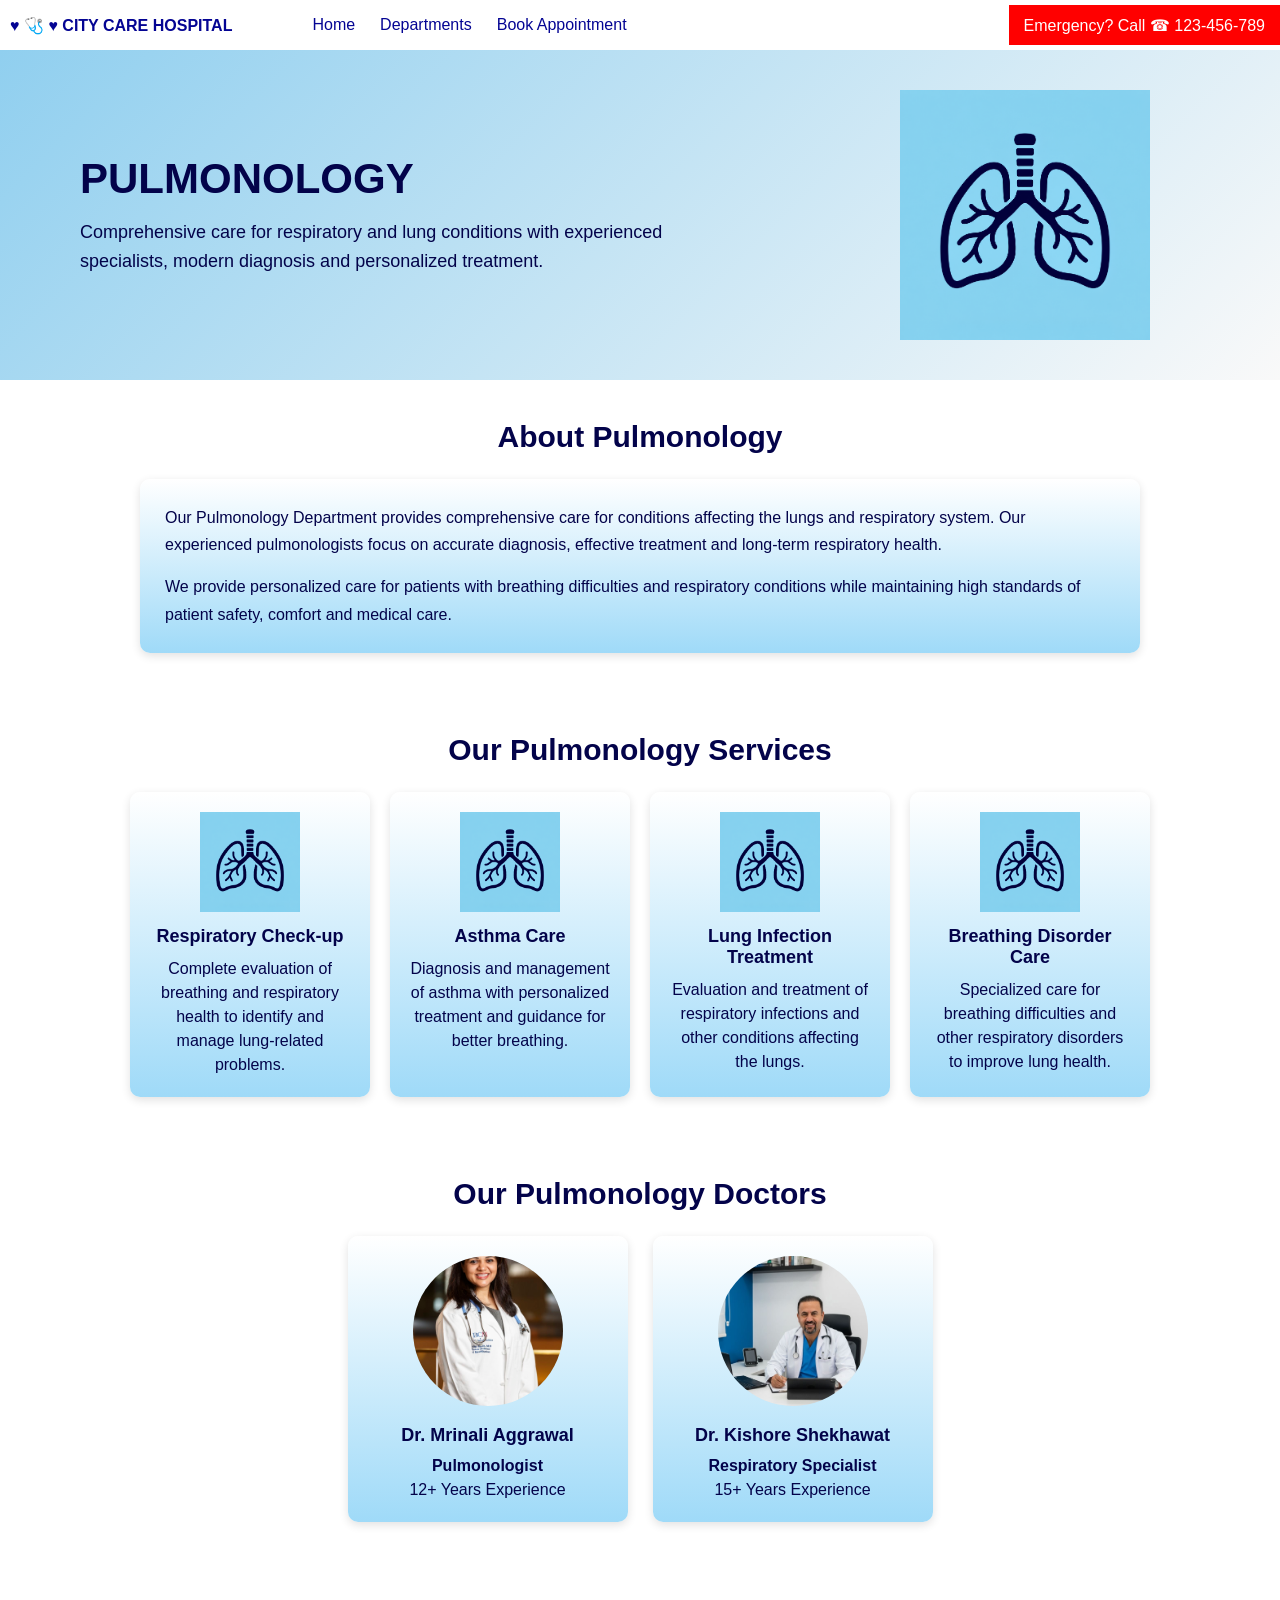
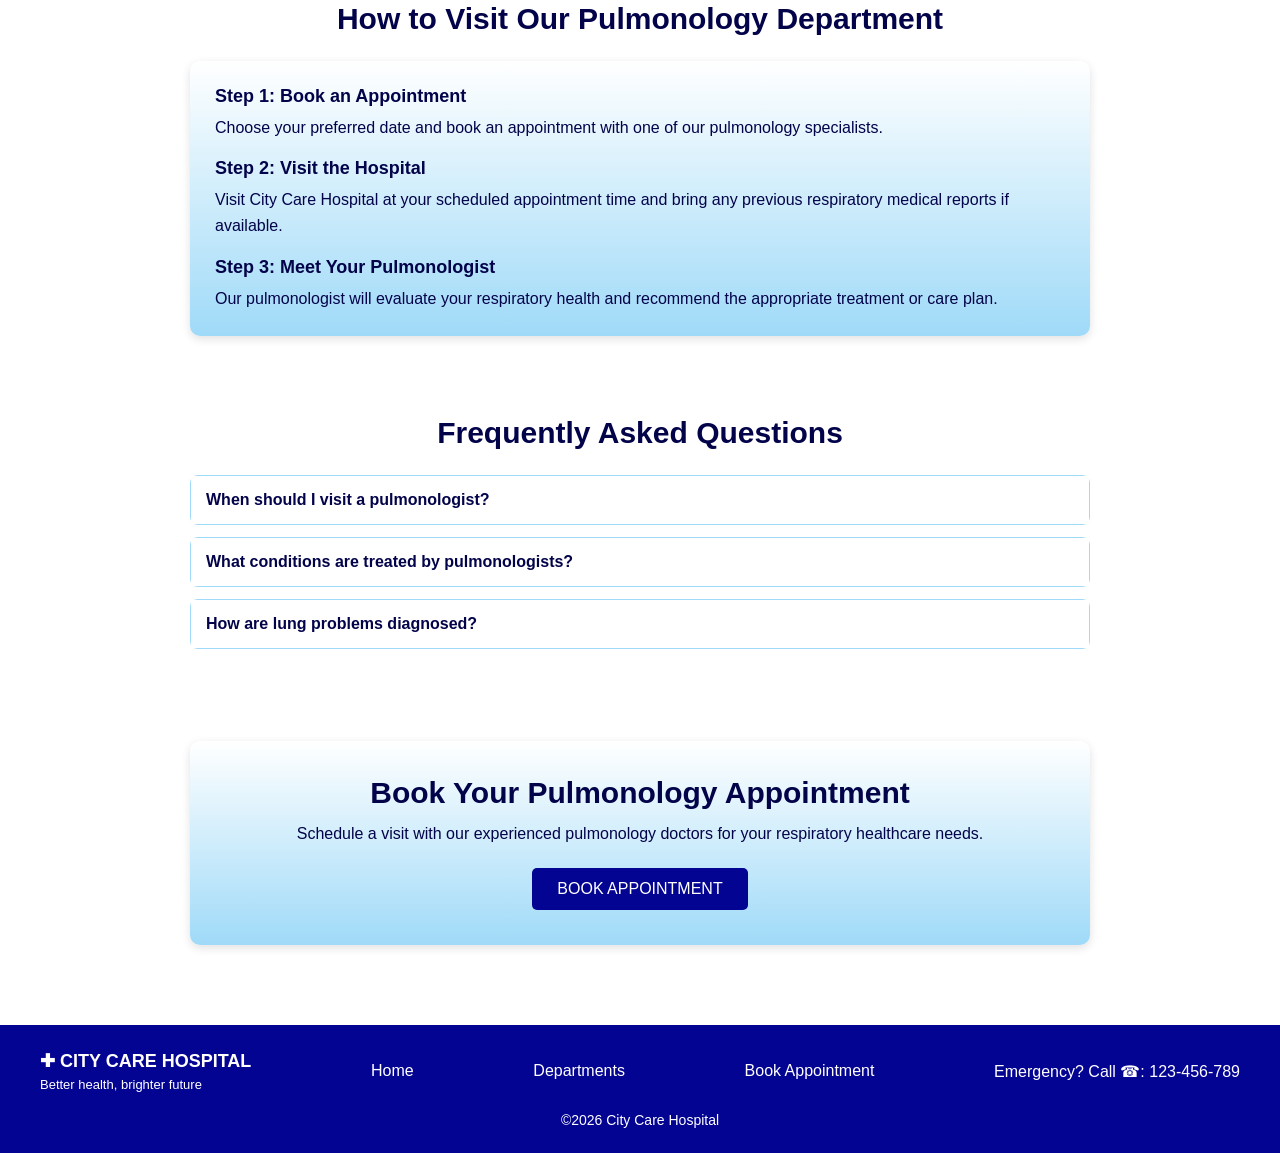
<file: pulmonology.html>
<!DOCTYPE html>
<html lang="en">

<head>

<meta charset="UTF-8">
<meta name="viewport" content="width=device-width, initial-scale=1.0">

<title>Pulmonology | City Care Hospital</title>

<style>

/* ================= BASIC ================= */

* {
    margin: 0;
    padding: 0;
    box-sizing: border-box;
}

body {
    font-family: Arial, sans-serif;
    color: rgb(3, 3, 74);
    background-color: white;
}


/* ================= HEADER - SAME AS CARDIOLOGY ================= */

.navbar {
    height: 3.125rem;
    width: 100%;
    background-color: white;
    top: 0;
    display: flex;
    align-items: center;
}

.logo {
    color: rgb(4, 4, 147);
    margin-left: 10px;
    margin-right: 80px;
}

.start {
    color: rgb(4, 4, 147);
    text-decoration: none;
    font-size: 16px;
    margin-right: 25px;
}

.start:hover {
    text-decoration: underline;
}

.navbar button {
    background-color: red;
    position: absolute;
    right: 0;
    height: 40px;
    font-size: 1em;
    color: white;
    border: none;
    padding: 0 15px;
}


/* ================= HERO ================= */

.hero {
    background: linear-gradient(135deg, #90cfef, #f9f9f9);
    min-height: 300px;
    display: flex;
    align-items: center;
    justify-content: space-between;
    padding: 40px 80px;
    gap: 30px;
}

.hero-text {
    flex: 1;
}

.hero-text h1 {
    color: rgb(3, 3, 74);
    font-size: 42px;
    margin-bottom: 15px;
}

.hero-text p {
    color: rgb(3, 3, 74);
    font-size: 18px;
    line-height: 1.6;
    max-width: 600px;
}

.hero-image {
    width: 350px;
    height: 250px;
    object-fit: contain;
}


/* ================= COMMON SECTION ================= */

.section {
    padding: 40px 60px;
}

.section h2 {
    color: rgb(3, 3, 74);
    text-align: center;
    font-size: 30px;
    margin-bottom: 25px;
}


/* ================= ABOUT ================= */

.about-box {
    background: linear-gradient(to bottom, white, #9fdaf8);
    max-width: 1000px;
    margin: auto;
    padding: 25px;
    border-radius: 10px;
    box-shadow: 0 3px 10px rgba(0,0,0,0.12);
}

.about-box p {
    color: rgb(3, 3, 74);
    font-size: 16px;
    line-height: 1.7;
    margin-bottom: 15px;
}

.about-box p:last-child {
    margin-bottom: 0;
}


/* ================= SERVICES ================= */

.services {
    display: flex;
    justify-content: center;
    gap: 20px;
    flex-wrap: wrap;
}

.service-card {
    background: linear-gradient(to bottom, white, #9fdaf8);
    width: 240px;
    padding: 20px;
    border-radius: 10px;
    text-align: center;
    box-shadow: 0 3px 10px rgba(0,0,0,0.12);
}

.service-card img {
    width: 100px;
    height: 100px;
    object-fit: contain;
    margin-bottom: 10px;
}

.service-card h3 {
    color: rgb(3, 3, 74);
    font-size: 18px;
    margin-bottom: 10px;
}

.service-card p {
    color: rgb(3, 3, 74);
    font-size: 16px;
    line-height: 1.5;
}


/* ================= DOCTORS ================= */

.doctors-area {
    width: 600px;
    max-width: 95%;
    margin: auto;
}

.doctors {
    display: flex;
    justify-content: center;
    align-items: stretch;
    gap: 25px;
    flex-wrap: nowrap;
}

.doctor-card {
    background: linear-gradient(to bottom, white, #9fdaf8);
    width: 280px;
    max-width: 280px;
    padding: 20px;
    border-radius: 10px;
    text-align: center;
    box-shadow: 0 3px 10px rgba(0,0,0,0.12);
}

.doctor-card img {
    width: 150px;
    height: 150px;
    object-fit: cover;
    border-radius: 50%;
    margin-bottom: 15px;
}

.doctor-card h3 {
    color: rgb(3, 3, 74);
    font-size: 18px;
    margin-bottom: 8px;
}

.doctor-card p {
    color: rgb(3, 3, 74);
    font-size: 16px;
    line-height: 1.5;
}


/* ================= VISIT ================= */

.visit-box {
    background: linear-gradient(to bottom, white, #9fdaf8);
    max-width: 900px;
    margin: auto;
    padding: 25px;
    border-radius: 10px;
    box-shadow: 0 3px 10px rgba(0,0,0,0.12);
}

.visit-box h3 {
    color: rgb(3, 3, 74);
    font-size: 18px;
    margin-bottom: 8px;
}

.visit-box p {
    color: rgb(3, 3, 74);
    font-size: 16px;
    line-height: 1.6;
    margin-bottom: 18px;
}

.visit-box p:last-child {
    margin-bottom: 0;
}


/* ================= FAQ ================= */

.faq {
    max-width: 900px;
    margin: auto;
}

.faq-item {
    margin-bottom: 12px;
    border-radius: 8px;
    overflow: hidden;
}

.question {
    background-color: white;
    border: 1px solid #9fdaf8;
    padding: 15px;
    color: rgb(3, 3, 74);
    font-size: 16px;
    font-weight: bold;
    cursor: pointer;
}

.answer {
    display: none;
    background-color: white;
    border-left: 1px solid #9fdaf8;
    border-right: 1px solid #9fdaf8;
    border-bottom: 1px solid #9fdaf8;
    padding: 15px;
    color: rgb(3, 3, 74);
    font-size: 16px;
    line-height: 1.6;
}


/* ================= APPOINTMENT ================= */

.appointment-section {
    background-color: white;
    padding: 40px 60px;
}

.appointment-box {
    background: linear-gradient(to bottom, white, #9fdaf8);
    max-width: 900px;
    margin: auto;
    padding: 35px;
    border-radius: 10px;
    text-align: center;
    box-shadow: 0 3px 10px rgba(0,0,0,0.12);
}

.appointment-box h2 {
    color: rgb(3, 3, 74);
    font-size: 30px;
    margin-bottom: 15px;
}

.appointment-box p {
    color: rgb(3, 3, 74);
    font-size: 16px;
    margin-bottom: 25px;
}

.book-button {
    display: inline-block;
    background-color: rgb(4, 4, 147);
    color: white;
    text-decoration: none;
    padding: 12px 25px;
    border-radius: 5px;
    font-size: 16px;
}

.book-button:hover {
    background-color: rgb(3, 3, 100);
}


/* ================= FOOTER ================= */

footer {
    margin-top: 40px;
    background-color: rgb(4, 4, 147);
    color: white;
    padding: 25px 40px;
}

.last {
    width: 100%;
}

.footertop {
    display: flex;
    align-items: center;
    justify-content: space-between;
    gap: 20px;
    flex-wrap: wrap;
}

.end {
    color: white;
    text-decoration: none;
    font-size: 16px;
}

.end:hover {
    text-decoration: underline;
}

.slogan {
    display: flex;
    flex-direction: column;
    gap: 5px;
}

.endlogo {
    font-size: 18px;
}

.eend {
    font-size: 13px;
    color: white;
}

.copyright {
    text-align: center;
    margin-top: 20px;
    font-size: 14px;
    color: white;
}


/* ================= MOBILE ================= */

@media (max-width: 768px) {

    .navbar {
        height: auto;
        padding: 15px;
        flex-wrap: wrap;
        gap: 10px;
    }

    .logo {
        width: 100%;
        margin: 0 0 10px 0;
    }

    .start {
        margin-right: 15px;
    }

    .navbar button {
        position: static;
        width: 100%;
        margin-top: 10px;
    }

    .hero {
        flex-direction: column;
        padding: 35px 25px;
        text-align: center;
    }

    .hero-text h1 {
        font-size: 35px;
    }

    .hero-image {
        width: 280px;
        height: 200px;
    }

    .section {
        padding: 30px 20px;
    }

    .section h2 {
        font-size: 26px;
    }

    .services {
        flex-direction: column;
        align-items: center;
    }

    .service-card {
        width: 90%;
        max-width: 350px;
    }

    .doctors {
        flex-wrap: wrap;
    }

    .doctor-card {
        width: 280px;
    }

    .appointment-section {
        padding: 30px 20px;
    }

    .footertop {
        flex-direction: column;
        align-items: center;
        text-align: center;
    }

}

</style>

</head>


<body>


<!-- ================= HEADER ================= -->

<header>

<div class="navbar">

<a class="logo">
<b>♥︎ 🩺 ♥︎ CITY CARE HOSPITAL</b>
</a>

<a href="index.html" class="start" target="_self">
Home
</a>

<a href="department.html" class="start" target="_self">
Departments
</a>

<a href="booking.html" class="start" target="_self">
Book Appointment
</a>

<button>
Emergency? Call ☎ 123-456-789
</button>

</div>

</header>



<!-- ================= HERO ================= -->

<section class="hero">

<div class="hero-text">

<h1>PULMONOLOGY</h1>

<p>
Comprehensive care for respiratory and lung conditions with experienced specialists, modern diagnosis and personalized treatment.
</p>

</div>

<img
src="pulmunology.png"
alt="Pulmonology Department"
class="hero-image"
>

</section>



<!-- ================= ABOUT PULMONOLOGY ================= -->

<section class="section">

<h2>About Pulmonology</h2>

<div class="about-box">

<p>
Our Pulmonology Department provides comprehensive care for conditions affecting the lungs and respiratory system. Our experienced pulmonologists focus on accurate diagnosis, effective treatment and long-term respiratory health.
</p>

<p>
We provide personalized care for patients with breathing difficulties and respiratory conditions while maintaining high standards of patient safety, comfort and medical care.
</p>

</div>

</section>



<!-- ================= SERVICES ================= -->

<section class="section">

<h2>Our Pulmonology Services</h2>

<div class="services">


<div class="service-card">

<img
src="pulmunology.png"
alt="Respiratory Check-up"
>

<h3>Respiratory Check-up</h3>

<p>
Complete evaluation of breathing and respiratory health to identify and manage lung-related problems.
</p>

</div>


<div class="service-card">

<img
src="pulmunology.png"
alt="Asthma Care"
>

<h3>Asthma Care</h3>

<p>
Diagnosis and management of asthma with personalized treatment and guidance for better breathing.
</p>

</div>


<div class="service-card">

<img
src="pulmunology.png"
alt="Lung Infection Treatment"
>

<h3>Lung Infection Treatment</h3>

<p>
Evaluation and treatment of respiratory infections and other conditions affecting the lungs.
</p>

</div>


<div class="service-card">

<img
src="pulmunology.png"
alt="Breathing Disorder Care"
>

<h3>Breathing Disorder Care</h3>

<p>
Specialized care for breathing difficulties and other respiratory disorders to improve lung health.
</p>

</div>


</div>

</section>



<!-- ================= DOCTORS ================= -->

<section class="section">

<h2>Our Pulmonology Doctors</h2>

<div class="doctors-area">

<div class="doctors">


<div class="doctor-card">

<img
src="doctorpu2.jpg"
alt="Dr. Mrinali Aggrawal"
>

<h3>Dr. Mrinali Aggrawal</h3>

<p>
<b>Pulmonologist</b>
</p>

<p>
12+ Years Experience
</p>

</div>


<div class="doctor-card">

<img
src="doctorpu1.jpg"
alt="Dr. Kishore Shekhawat"
>

<h3>Dr. Kishore Shekhawat</h3>

<p>
<b>Respiratory Specialist</b>
</p>

<p>
15+ Years Experience
</p>

</div>


</div>

</div>

</section>



<!-- ================= HOW TO VISIT ================= -->

<section class="section">

<h2>How to Visit Our Pulmonology Department</h2>

<div class="visit-box">


<h3>
Step 1: Book an Appointment
</h3>

<p>
Choose your preferred date and book an appointment with one of our pulmonology specialists.
</p>


<h3>
Step 2: Visit the Hospital
</h3>

<p>
Visit City Care Hospital at your scheduled appointment time and bring any previous respiratory medical reports if available.
</p>


<h3>
Step 3: Meet Your Pulmonologist
</h3>

<p>
Our pulmonologist will evaluate your respiratory health and recommend the appropriate treatment or care plan.
</p>


</div>

</section>



<!-- ================= FAQ ================= -->

<section class="section">

<h2>Frequently Asked Questions</h2>

<div class="faq">


<div class="faq-item">

<div
class="question"
onclick="toggleFAQ(this)"
>
When should I visit a pulmonologist?
</div>

<div class="answer">
You should consider visiting a pulmonologist for persistent breathing difficulties, long-lasting cough, wheezing, chest discomfort or other ongoing respiratory problems.
</div>

</div>



<div class="faq-item">

<div
class="question"
onclick="toggleFAQ(this)"
>
What conditions are treated by pulmonologists?
</div>

<div class="answer">
Pulmonologists diagnose and treat conditions affecting the lungs and respiratory system, including asthma, respiratory infections and various breathing disorders.
</div>

</div>



<div class="faq-item">

<div
class="question"
onclick="toggleFAQ(this)"
>
How are lung problems diagnosed?
</div>

<div class="answer">
A pulmonologist may evaluate your symptoms and medical history and may recommend physical examination, lung function tests or imaging tests when necessary.
</div>

</div>


</div>

</section>



<!-- ================= APPOINTMENT ================= -->

<section class="appointment-section">

<div class="appointment-box">

<h2>
Book Your Pulmonology Appointment
</h2>

<p>
Schedule a visit with our experienced pulmonology doctors for your respiratory healthcare needs.
</p>

<a
href="booking.html"
class="book-button"
>
BOOK APPOINTMENT
</a>

</div>

</section>



<!-- ================= FOOTER ================= -->

<footer>

<div class="last">

<div class="footertop">


<div class="slogan">

<a class="end">

<span class="endlogo">
<b>✚ CITY CARE HOSPITAL</b>
</span>

</a>

<span class="eend">
Better health, brighter future
</span>

</div>


<a
href="index.html"
class="end"
target="_self"
>
Home
</a>


<a
href="department.html"
class="end"
target="_self"
>
Departments
</a>


<a
href="booking.html"
class="end"
target="_self"
>
Book Appointment
</a>


<a class="end">
Emergency? Call ☎: 123-456-789
</a>


</div>


<div class="copyright">
©2026 City Care Hospital
</div>


</div>

</footer>



<!-- ================= FAQ SCRIPT ================= -->

<script>

function toggleFAQ(element) {

    let answer = element.nextElementSibling;

    if (answer.style.display === "block") {

        answer.style.display = "none";

    } else {

        answer.style.display = "block";

    }

}

</script>


</body>

</html>
</file>
<file: index.css>
* {
    margin: 0;
    padding: 0;
    box-sizing: border-box;
}

body {
    font-family: Georgia, "Times New Roman", serif;
    color: rgb(3, 3, 74);
    background: #ffffff;
}


/* =========================
   NAVBAR
========================= */

.navbar {
    width: 100%;
    height: 70px;

    display: flex;
    align-items: center;

    background: white;

    border-bottom: 1px solid #d8eaf5;

    padding-left: 40px;
}


/* Hospital Logo */

.logo {
    color: rgb(4, 4, 147);

    font-size: 27px;

    font-weight: bold;

    letter-spacing: 1px;
}


/* =========================
   LANDING SECTION
========================= */

.landing {
    width: 100%;
    min-height: calc(100vh - 120px);

    display: flex;
    flex-direction: column;

    justify-content: center;
    align-items: center;

    text-align: center;

    background:
        linear-gradient(
            135deg,
            #90cfef,
            #f9f9f9
        );

    position: relative;

    overflow: hidden;
}


/* Decorative circles */

.landing::before {
    content: "";

    position: absolute;

    width: 450px;
    height: 450px;

    border-radius: 50%;

    background: rgba(255, 255, 255, 0.35);

    top: -220px;
    left: -150px;
}


.landing::after {
    content: "";

    position: absolute;

    width: 500px;
    height: 500px;

    border-radius: 50%;

    background: rgba(144, 207, 239, 0.25);

    bottom: -280px;
    right: -180px;
}


/* Medical symbols */

.medical-symbol {
    font-size: 32px;

    color: rgb(4, 4, 147);

    margin-bottom: 30px;

    letter-spacing: 7px;

    position: relative;
    z-index: 1;
}


/* Welcome */

.landing h1 {
    font-size: 32px;

    color: rgb(3, 3, 74);

    margin-bottom: 12px;

    position: relative;
    z-index: 1;
}


/* Hospital Name */

.landing h2 {
    font-size: 52px;

    color: rgb(4, 4, 147);

    margin-bottom: 25px;

    letter-spacing: 1px;

    position: relative;
    z-index: 1;
}


/* Tagline */

.tagline {
    font-size: 27px;

    font-weight: bold;

    color: rgb(3, 3, 74);

    margin-bottom: 12px;

    position: relative;
    z-index: 1;
}


/* Description */

.description {
    font-size: 19px;

    color: #333;

    margin-bottom: 40px;

    position: relative;
    z-index: 1;
}


/* =========================
   CONTINUE BUTTON
========================= */

.continue-button {
    display: inline-block;

    text-decoration: none;

    background: rgb(4, 4, 147);

    color: white;

    padding: 16px 65px;

    border-radius: 6px;

    font-family: Arial, sans-serif;

    font-size: 18px;

    font-weight: bold;

    letter-spacing: 1px;

    border: 2px solid rgb(4, 4, 147);

    position: relative;
    z-index: 1;

    transition: 0.3s;
}


.continue-button:hover {
    background: white;

    color: rgb(4, 4, 147);

    transform: translateY(-3px);
}


/* =========================
   FOOTER
========================= */

footer {
    width: 100%;

    height: 50px;

    display: flex;

    justify-content: center;

    align-items: center;

    background: rgb(4, 4, 147);

    color: white;

    font-family: Arial, sans-serif;

    font-size: 13px;
}


/* =========================
   MOBILE
========================= */

@media (max-width: 768px) {

    .navbar {
        height: 65px;

        padding: 0;

        justify-content: center;
    }


    .logo {
        font-size: 19px;

        text-align: center;
    }


    .landing {
        min-height: calc(100vh - 115px);

        padding: 30px 20px;
    }


    .medical-symbol {
        font-size: 24px;

        letter-spacing: 4px;

        margin-bottom: 25px;
    }


    .landing h1 {
        font-size: 25px;
    }


    .landing h2 {
        font-size: 34px;

        line-height: 1.2;

        margin-bottom: 20px;
    }


    .tagline {
        font-size: 21px;
    }


    .description {
        font-size: 16px;

        margin-bottom: 30px;
    }


    .continue-button {
        width: 200px;

        padding: 14px 20px;
    }


    footer {
        font-size: 11px;
    }
}
</file>
<file: City Care Hospital/Appointment Booking.css>
*{
    margin:0px;
    padding:0px;
}
.navbar{
    height:3.125rem;
    width:100%;
    background-color: white;
    top:0;
    display:flex;
    align-items:center;
    }
.logo{color: blue;margin-left: 10px;
margin-right:80px;
}
.navbar button{
    background-color: red;
    position:absolute;
    right:0;
    height:40px;
    font-size:1em;

}
a{ 
    justify-content: center;
    margin-right:40px;
    margin-left:20px;
    color:rgb(5, 5, 146);
    
    
}
.navbar a{
    padding: 0%;
    height:100%;
    font-size: 1.3em;
}
#navbar2{
    
    height:60px;
    width:100%;
    background-color:aliceblue;
    color:blue;
    display:flex;
    justify-content: center;
    font-size: x-large;
    align-items: center;
    flex-direction: column;
}
.info{
    justify-content:center;
    font-size: 15px;
}
#content{
    height:500px;
    width:80%;
    display:flex;
    justify-content: flex-start;
    border: 1px solid black;
    flex-direction: column;
    align-items: flex-start;
    border-radius: 6px;
    margin-top:10px;
    margin-right: 90px;;
    margin-left:120px;
    box-shadow: inset 0 0 25px rgba(126, 166, 184, 0.25);
}
.details {
    margin-top: 25px;
    margin-left: 30px;
    display: flex;
    justify-content: space-between;
    flex-wrap:wrap;
    row-gap: 40px;
    column-gap: 200px;
}
.field {
    display: flex;
    flex-direction: row;
}

.field label {
    color: blue;
    gap:40px;
}

.field input {
    width: 250px;
    height: 20px;
    padding: 5px;
}
#dep{
    width:500px;
    height:20px;
    row-gap: 0;
    margin-left:10px;
}
#reason{
    width:500px;
    height:20px;
    row-gap: 0;
    margin-left:10px;

}
.book{
    width:900px;
    height:60px;
    margin-left:10px;
    background-color: blue;
    color:white;
    font-size: large;

}
</file>
<file: Appointment Booking.css>
*{
    margin:0px;
    padding:0px;
}
.navbar{
    height:3.125rem;
    width:100%;
    background-color: white;
    top:0;
    display:flex;
    align-items:center;
    }
.logo{color: rgb(4,4,147);margin-left: 10px;
margin-right:80px;
}
.navbar button{
    background-color: red;
    color:white;
    position:absolute;
    right:0;
    height:40px;
    font-size:1em;

}
.start{ 
    justify-content: center;
    margin-right:40px;
    margin-left:20px;
    color:rgb(4,4,147);
    
    
}

.navbar a{
    padding: 0%;
    
    font-size: 1.3em;
    text-decoration: none;
}
#navbar2{
    
    height:60px;
    width:100%;
    background-color:aliceblue;
    color:rgb(4,4,147);
    display:flex;
    justify-content: center;
    font-size: x-large;
    align-items: center;
    flex-direction: column;
}
.info{
    justify-content:center;
    font-size: 15px;
}
#content{
    height:500px;
    width:80%;
    display:flex;
    justify-content: flex-start;
    border: 1px solid black;
    flex-direction: column;
    align-items: flex-start;
    border-radius: 6px;
    margin-top:10px;
    margin-right: 90px;;
    margin-left:120px;
    box-shadow: inset 0 0 25px rgba(126, 166, 184, 0.25);
}
.details {
    margin-top: 25px;
    margin-left: 30px;
    display: flex;
    justify-content: space-between;
    flex-wrap:wrap;
    row-gap: 40px;
    column-gap: 200px;
}
.field {
    display: flex;
    flex-direction: row;
}

.field label {
    color: rgb(4,4,147);
    gap:40px;
}

.field input {
    width: 250px;
    height: 20px;
    padding: 5px;
}
#dep{
    width:500px;
    height:20px;
    row-gap: 0;
    margin-left:10px;
}
#reason{
    width:500px;
    height:20px;
    row-gap: 0;
    margin-left:10px;

}
.book{
    width:900px;
    height:60px;
    margin-left:10px;
    background-color: rgb(4,4,147);
    color:white;
    font-size: large;

}
.last{margin-top:25px;
    background-color: rgb(4,4,147);
    height:4rem;
    width:100%;
    display:flex;
    align-items:center;
    flex-direction: column;
    }
.footertop{
    display: flex;
    align-items: center;
}
.endlogo{color:white;margin-left: 10px;
margin-right:80px;
}
.end{ 
    justify-content: center;
    margin-right:40px;
    margin-left:20px;
    color:white;
    font-size: large;
    text-decoration: none;
}

.slogan{
    display:flex;
    flex-direction: column;
}
.eend{
    margin-left:50px;
    color:white;
}
.copyright{
    color: white;
    text-align: center;
    margin-top: 5px;
    width: 100%;
    font-size: small;
    margin-top: 8px;
}
</file>
<file: main.css>
*{
    margin:0px;
    padding:0px;
}
.navbar{
    height:3.125rem;
    width:100%;
    background-color: white;
    top:0;
    display:flex;
    }
.logo{color: rgb(4, 4, 147);margin-left: 10px;
margin-right:80px;
}
.navbar button{
    background-color: red;
    position:absolute;
    right:0;
    height:40px;
    font-size:1em;
    color:white;

}
.start{ 
    justify-content: center;
    margin-right:40px;
    margin-left:20px;
    color:rgb(4, 4, 147);
    
    
}

.navbar a{
    padding: 0%;
    height:100%;
    font-size: 1.3em;
    text-decoration: none;
}
#block{
    height:300px;
    width:100%;
    background: linear-gradient(135deg, #90cfef, #f9f9f9);
    display:flex ;
    justify-content: space-between;
}
.image{
    height:300px;
    width:290px;
    object-fit: cover;
    margin-right: 100px;
    border-radius:30px ;
    
}
.text{
    display:flex;
    flex-direction: column;
    column-gap:0;
}
#maintext{
    color: rgb(3, 3, 74);
    font-size: 40px;
    margin-top: 30px;
    margin-left: 200px;
    
}
#extra{
    font-size: 20px;
    color: <!DOCTYPE html>
<html lang="en">

<head>

    <meta charset="UTF-8">

    <meta name="viewport" content="width=device-width, initial-scale=1.0">

    <title>Cardiology - City Care Hospital</title>

    <link rel="stylesheet" href="index.css">


    <style>

        /* =========================
           GENERAL
        ========================= */

        * {
            box-sizing: border-box;
        }

        body {
            margin: 0;
            padding: 0;
            font-family: Georgia, serif;
            color: rgb(4,4,147);
            background: white;
        }


        /* =========================
           COMMON SECTION
        ========================= */

        .main-section {
            width: 100%;
            padding: 35px 0;
            background: white;
        }


        .section-box {
            width: 90%;
            max-width: 1100px;
            margin: auto;
        }


        .section-title {
            text-align: center;
            font-size: 32px;
            margin: 5px 0 25px;
            color: rgb(4,4,147);
        }


        /* =========================
           HERO
        ========================= */

        .cardio-hero {
            width: 100%;

            background:
                linear-gradient(
                    135deg,
                    #90cfef,
                    #f9f9f9
                );

            padding: 40px 0;
        }


        .hero-inside {
            width: 90%;
            max-width: 1100px;

            margin: auto;

            display: flex;
            align-items: center;
            justify-content: space-between;

            gap: 30px;
        }


        .hero-text {
            width: 55%;
        }


        .hero-text h1 {
            font-size: 45px;
            margin: 0 0 15px;
            color: rgb(4,4,147);
        }


        .hero-text p {
            font-size: 18px;
            line-height: 1.5;
            margin: 8px 0;
        }


        .hero-image {
            width: 330px;
            height: 230px;

            object-fit: contain;

            border-radius: 15px;
        }


        /* =========================
           ABOUT
        ========================= */

        .about-box {
            background:
                linear-gradient(
                    to bottom,
                    white,
                    #9fdaf8
                );

            border-radius: 15px;

            padding: 25px 35px;

            box-shadow:
                0 4px 12px rgba(0,0,0,0.15);
        }


        .about-box p {
            font-size: 17px;
            line-height: 1.7;
            text-align: justify;
        }


        /* =========================
           SERVICES
        ========================= */

        .services {
            display: flex;
            justify-content: center;
            gap: 20px;
            flex-wrap: wrap;
        }


        .service-card {
            width: 240px;
            min-height: 150px;

            padding: 20px;

            text-align: center;

            background:
                linear-gradient(
                    to bottom,
                    white,
                    #9fdaf8
                );

            border-radius: 15px;

            box-shadow:
                0 4px 12px rgba(0,0,0,0.15);

            transition: 0.3s;
        }


        .service-card:hover {
            transform: translateY(-5px);
        }


        .service-card h3 {
            margin-top: 5px;
            color: rgb(4,4,147);
        }


        .service-card p {
            line-height: 1.5;
        }


        /* =========================
           WHAT WE TREAT
        ========================= */

        .treat-section {
            width: 100%;

            background:
                linear-gradient(
                    135deg,
                    #90cfef,
                    #f9f9f9
                );

            padding: 40px 0;
        }


        .treat-box {
            width: 90%;
            max-width: 1100px;

            margin: auto;

            background: white;

            border-radius: 15px;

            padding: 30px;

            box-shadow:
                0 4px 12px rgba(0,0,0,0.12);
        }


        .treat-title {
            text-align: center;

            font-size: 32px;

            margin-top: 0;
            margin-bottom: 25px;

            color: rgb(4,4,147);
        }


        .treat-container {
            display: flex;

            justify-content: center;

            gap: 20px;

            flex-wrap: wrap;
        }


        .treat-card {
            width: 220px;

            background:
                linear-gradient(
                    to bottom,
                    white,
                    #e5f6fd
                );

            border-radius: 14px;

            padding: 18px;

            text-align: center;

            box-shadow:
                0 3px 10px rgba(0,0,0,0.13);

            transition: 0.3s;
        }


        .treat-card:hover {
            transform: translateY(-5px);
        }


        .treat-card img {
            width: 65px;
            height: 65px;

            object-fit: contain;

            margin-bottom: 8px;
        }


        .treat-card h3 {
            margin: 8px 0;

            font-size: 19px;

            color: rgb(4,4,147);
        }


        .treat-card p {
            font-size: 14px;

            line-height: 1.4;

            margin: 0;
        }


        /* =========================
           DOCTORS
        ========================= */

        .doctors-area {
            width: 900px;
            max-width: 95%;

            margin: auto;
        }


        .doctors {
            display: flex;

            justify-content: center;

            align-items: stretch;

            gap: 18px;

            flex-wrap: nowrap;
        }


        .doctor-card {
            flex: 1;

            max-width: 280px;

            padding: 18px;

            text-align: center;

            background:
                linear-gradient(
                    to bottom,
                    white,
                    #9fdaf8
                );

            border-radius: 15px;

            box-shadow:
                0 4px 12px rgba(0,0,0,0.15);
        }


        .doctor-card img {
            width: 145px;
            height: 145px;

            object-fit: cover;

            border-radius: 50%;

            border: 4px solid white;

            box-shadow:
                0 3px 8px rgba(0,0,0,0.15);
        }


        .doctor-card h3 {
            font-size: 19px;

            margin: 12px 0 5px;
        }


        .doctor-card p {
            margin: 7px 0;
        }


        .doctor-button {
            display: inline-block;

            margin-top: 8px;

            padding: 8px 14px;

            background: rgb(4,4,147);

            color: white;

            text-decoration: none;

            border-radius: 7px;

            font-family: Arial, sans-serif;
        }


        /* =========================
           WHY CHOOSE US
        ========================= */

        .benefits {
            display: flex;

            justify-content: center;

            gap: 20px;

            flex-wrap: wrap;
        }


        .benefit-card {
            width: 205px;

            min-height: 180px;

            padding: 20px;

            text-align: center;

            background:
                linear-gradient(
                    to bottom,
                    white,
                    #9fdaf8
                );

            border-radius: 15px;

            box-shadow:
                0 4px 10px rgba(0,0,0,0.13);
        }


        .benefit-card img {
            width: 65px;
            height: 65px;

            object-fit: contain;
        }


        .benefit-card h3 {
            font-size: 18px;
        }


        /* =========================
           HOW TO VISIT
        ========================= */

        .visit-box {
            background:
                linear-gradient(
                    to bottom,
                    white,
                    #9fdaf8
                );

            border-radius: 15px;

            padding: 25px 40px;

            box-shadow:
                0 4px 12px rgba(0,0,0,0.13);
        }


        .visit-box p {
            font-size: 17px;
            line-height: 1.6;
        }


        /* =========================
           FAQ
        ========================= */

        .faq-container {
            width: 90%;
            max-width: 850px;

            margin: auto;
        }


        .faq {
            margin-bottom: 12px;
        }


        .faq-question {
            padding: 15px;

            background:
                linear-gradient(
                    to right,
                    #90cfef,
                    #f9f9f9
                );

            border-radius: 8px;

            cursor: pointer;

            font-weight: bold;
        }


        .faq-answer {
            display: none;

            padding: 15px;

            background: #f5fbff;

            line-height: 1.5;

            border-radius: 0 0 8px 8px;
        }


        /* =========================
           APPOINTMENT
        ========================= */

        .appointment-section {
            width: 100%;

            background:
                linear-gradient(
                    135deg,
                    #90cfef,
                    #f9f9f9
                );

            padding: 40px 0;
        }


        .appointment-box {
            width: 85%;
            max-width: 950px;

            margin: auto;

            display: flex;

            justify-content: space-between;

            align-items: center;

            gap: 25px;

            padding: 30px;

            background:
                linear-gradient(
                    to bottom,
                    white,
                    #9fdaf8
                );

            border-radius: 15px;

            box-shadow:
                0 4px 12px rgba(0,0,0,0.15);
        }


        .booking-button {
            background: rgb(4,4,147);

            color: white;

            padding: 13px 25px;

            text-decoration: none;

            border-radius: 8px;

            font-family: Arial, sans-serif;

            font-weight: bold;

            white-space: nowrap;
        }


        /* =========================
           MOBILE
        ========================= */

        @media (max-width: 768px) {

            .hero-inside {
                flex-direction: column;

                text-align: center;
            }


            .hero-text {
                width: 100%;
            }


            .hero-text h1 {
                font-size: 35px;
            }


            .hero-image {
                width: 280px;
            }


            .doctors {
                flex-wrap: wrap;
            }


            .doctor-card {
                min-width: 230px;
            }


            .appointment-box {
                flex-direction: column;

                text-align: center;
            }

        }

    </style>

</head>


<body>


<!-- =================================
     HEADER
================================= -->

<header>

    <div class="navbar">

        <a class="start">

            <span class="logo">

                <b>
                    ♥︎ 🩺 ♥︎ CITY CARE HOSPITAL
                </b>

            </span>

        </a>


        <a
            href="index.html"
            class="start"
        >
            Home
        </a>


        <a
            href="department.html"
            class="start"
        >
            Departments
        </a>


        <a
            href="booking.html"
            class="start"
        >
            Book Appointment
        </a>


        <button>
            Emergency? Call ☎ 123-456-789
        </button>

    </div>

</header>


<!-- =================================
     HERO
================================= -->

<section class="cardio-hero">

    <div class="hero-inside">

        <div class="hero-text">

            <h1>
                CARDIOLOGY
            </h1>

            <p>
                Heart Care and Treatment
            </p>

            <p>
                Comprehensive cardiac care from
                experienced specialists using modern
                medical facilities.
            </p>

        </div>


        <img
            src="cardiology.png"
            class="hero-image"
            alt="Cardiology"
        >

    </div>

</section>


<!-- =================================
     ABOUT
================================= -->

<section class="main-section">

    <div class="section-box">

        <div class="about-box">

            <h2 class="section-title">
                About Cardiology
            </h2>


            <p>

                The Cardiology Department at City Care Hospital
                provides comprehensive diagnosis, treatment and
                management of heart-related conditions.

            </p>


            <p>

                Our experienced cardiologists provide
                patient-centered care using modern diagnostic
                facilities and advanced treatment methods.

            </p>

        </div>

    </div>

</section>


<!-- =================================
     SERVICES
================================= -->

<section class="main-section">

    <div class="section-box">

        <h2 class="section-title">
            Our Cardiology Services
        </h2>


        <div class="services">


            <div class="service-card">

                <h3>
                    Heart Check-up
                </h3>

                <p>
                    Complete cardiac health evaluation
                    and routine heart screening.
                </p>

            </div>


            <div class="service-card">

                <h3>
                    ECG
                </h3>

                <p>
                    Examination of the electrical
                    activity of the heart.
                </p>

            </div>


            <div class="service-card">

                <h3>
                    Echocardiography
                </h3>

                <p>
                    Detailed examination of heart
                    structure and function.
                </p>

            </div>


            <div class="service-card">

                <h3>
                    Cardiac Consultation
                </h3>

                <p>
                    Specialist consultation for
                    heart-related problems.
                </p>

            </div>


        </div>

    </div>

</section>


<!-- =================================
     WHAT WE TREAT
================================= -->

<section class="treat-section">

    <div class="treat-box">

        <h2 class="treat-title">
            What We Treat
        </h2>


        <div class="treat-container">


            <!-- HEART DISEASE -->

            <div class="treat-card">

                <img
                    src="heart-disease.png"
                    alt="Heart Disease"
                >

                <h3>
                    Heart Disease
                </h3>

                <p>
                    Diagnosis and management of
                    various heart conditions.
                </p>

            </div>


            <!-- BLOOD PRESSURE -->

            <div class="treat-card">

                <img
                    src="blood-pressure.png"
                    alt="High Blood Pressure"
                >

                <h3>
                    High Blood Pressure
                </h3>

                <p>
                    Monitoring and treatment of
                    hypertension.
                </p>

            </div>


            <!-- ARRHYTHMIA -->

            <div class="treat-card">

                <img
                    src="arrhythmia.png"
                    alt="Arrhythmia"
                >

                <h3>
                    Arrhythmia
                </h3>

                <p>
                    Diagnosis and management of
                    irregular heart rhythms.
                </p>

            </div>


            <!-- CHEST PAIN -->

            <div class="treat-card">

                <img
                    src="chest-pain.png"
                    alt="Chest Pain"
                >

                <h3>
                    Chest Pain
                </h3>

                <p>
                    Evaluation of chest pain and
                    related cardiac conditions.
                </p>

            </div>


        </div>

    </div>

</section>


<!-- =================================
     DOCTORS
================================= -->

<section class="main-section">

    <div class="section-box">

        <h2 class="section-title">
            Our Cardiology Specialists
        </h2>


        <div class="doctors-area">

            <div class="doctors">


                <div class="doctor-card">

                    <img
                        src="doctor1.jpg"
                        alt="Female doctor"
                    >

                    <h3>
                        Dr. Ananya Sharma
                    </h3>

                    <p>
                        Cardiologist
                    </p>

                    <p>
                        12+ Years Experience
                    </p>

                    <a
                        href="booking.html"
                        class="doctor-button"
                    >
                        Book Appointment
                    </a>

                </div>


                <div class="doctor-card">

                    <img
                        src="doctor2.jpg"
                        alt="Male doctor"
                    >

                    <h3>
                        Dr. Rahul Mehta
                    </h3>

                    <p>
                        Interventional Cardiologist
                    </p>

                    <p>
                        15+ Years Experience
                    </p>

                    <a
                        href="booking.html"
                        class="doctor-button"
                    >
                        Book Appointment
                    </a>

                </div>


                <div class="doctor-card">

                    <img
                        src="doctor3.jpg"
                        alt="Female doctor"
                    >

                    <h3>
                        Dr. Priya Kapoor
                    </h3>

                    <p>
                        Cardiac Specialist
                    </p>

                    <p>
                        10+ Years Experience
                    </p>

                    <a
                        href="booking.html"
                        class="doctor-button"
                    >
                        Book Appointment
                    </a>

                </div>


            </div>

        </div>

    </div>

</section>


<!-- =================================
     WHY CHOOSE US
================================= -->

<section class="main-section">

    <div class="section-box">

        <h2 class="section-title">
            Why Choose City Care Hospital?
        </h2>


        <div class="benefits">


            <div class="benefit-card">

                <img
                    src="expdoc.png"
                    alt="Expert Doctors"
                >

                <h3>
                    Expert Doctors
                </h3>

                <p>
                    Experienced and caring doctors.
                </p>

            </div>


            <div class="benefit-card">

                <img
                    src="quickserv.png"
                    alt="Quick Service"
                >

                <h3>
                    Quick Service
                </h3>

                <p>
                    Timely care for your needs.
                </p>

            </div>


            <div class="benefit-card">

                <img
                    src="advfac.png"
                    alt="Advanced Facilities"
                >

                <h3>
                    Advanced Facilities
                </h3>

                <p>
                    Modern technology and equipment.
                </p>

            </div>


            <div class="benefit-card">

                <img
                    src="care.png"
                    alt="Patient Centric Care"
                >

                <h3>
                    Patient Centric Care
                </h3>

                <p>
                    Your health is our top priority.
                </p>

            </div>


        </div>

    </div>

</section>


<!-- =================================
     HOW TO VISIT
================================= -->

<section class="main-section">

    <div class="section-box">

        <div class="visit-box">

            <h2 class="section-title">
                How to Visit Our Cardiology Department
            </h2>


            <p>
                <b>1.</b>
                Book an appointment with our cardiologist.
            </p>


            <p>
                <b>2.</b>
                Visit City Care Hospital on your appointment date.
            </p>


            <p>
                <b>3.</b>
                Meet the cardiologist for consultation.
            </p>


            <p>
                <b>4.</b>
                Complete the recommended tests if required.
            </p>

        </div>

    </div>

</section>


<!-- =================================
     FAQ
================================= -->

<section class="main-section">

    <div class="section-box">

        <h2 class="section-title">
            Frequently Asked Questions
        </h2>


        <div class="faq-container">


            <div class="faq">

                <div
                    class="faq-question"
                    onclick="toggleFAQ(this)"
                >
                    When should I visit a cardiologist?
                </div>


                <div class="faq-answer">

                    You should consider visiting a cardiologist
                    if you experience symptoms such as chest pain,
                    shortness of breath or irregular heartbeat.

                </div>

            </div>


            <div class="faq">

                <div
                    class="faq-question"
                    onclick="toggleFAQ(this)"
                >
                    What tests may be required?
                </div>


                <div class="faq-answer">

                    Depending on your symptoms, your doctor may
                    recommend ECG, echocardiography or other
                    cardiac evaluations.

                </div>

            </div>


            <div class="faq">

                <div
                    class="faq-question"
                    onclick="toggleFAQ(this)"
                >
                    Can I book an appointment online?
                </div>


                <div class="faq-answer">

                    Yes. Click the Book Appointment button
                    to schedule your visit.

                </div>

            </div>


        </div>

    </div>

</section>


<!-- =================================
     BOOK APPOINTMENT
================================= -->

<section class="appointment-section">

    <div class="appointment-box">

        <div>

            <h2>
                Book Your Cardiology Appointment
            </h2>

            <p>
                Schedule your visit with our experienced
                cardiology specialists.
            </p>

        </div>


        <a
            href="booking.html"
            class="booking-button"
        >
            BOOK APPOINTMENT
        </a>

    </div>

</section>


<!-- =================================
     FOOTER
================================= -->

<footer>

    <div class="last">

        <div class="footertop">


            <div class="slogan">

                <a class="end">

                    <span class="endlogo">

                        <b>
                            ✚ CITY CARE HOSPITAL
                        </b>

                    </span>

                </a>


                <span class="eend">
                    Better health, brighter future
                </span>

            </div>


            <a
                href="index.html"
                class="end"
            >
                Home
            </a>


            <a
                href="department.html"
                class="end"
            >
                Departments
            </a>


            <a
                href="booking.html"
                class="end"
            >
                Book Appointment
            </a>


            <a class="end">
                Emergency? Call ☎: 123-456-789
            </a>


        </div>


        <div class="copyright">

            ©2026 City Care Hospital

        </div>

    </div>

</footer>


<script>

function toggleFAQ(element) {

    let answer = element.nextElementSibling;

    if (answer.style.display === "block") {

        answer.style.display = "none";

    } else {

        answer.style.display = "block";

    }

}

</script>


</body>

</html>);
    margin-left: 200px;
    
}
#bbutton{
    background-color: rgb(255, 0, 0);
    height:60px;
    width:250px;
    border-radius: 10px;
    margin-left: 200px;
    margin-top: 20px;
    font-size: 15px;
    color:white;
}
#symbol{
     justify-content: center;
     font-size: xx-large;
     margin-bottom: 50px;
}
#hdepartment{
   display: flex;
   justify-content: center;
   color:rgb(4, 4, 147);
   font-size:15px;
   font-style: bold;
   font-weight: 100; 
   margin-top: 20px;
}
#motive{
    display: flex;
   justify-content: center;
   color: rgb(3, 3, 74);
   font-size:15px;
}
#hdep1{
    height:200px;
    width:100%;
    display:flex;
   
}
#cardiology{
    height:200px;
    width:250px;
    background: linear-gradient(to bottom, white,#9fdaf8);
    box-shadow:0px 4px 10px;
    border-radius: 10px;
    margin-left: 150px;
    margin-top: 20px;
    display:flex;
    flex-direction: column;

}
#cardioimage{
    height: 80px;
    width:80px;
    border-radius:100%;
    display:flex;
    margin-left: 90px;
    margin-top: 10px;
}
#headingdep{
    color:rgb(3, 3, 74);
    text-align: center;
    margin-top: 4px;
}
#motodep{
    color: #788891;
    text-align: center;
    margin-top: 4px;
    
}
#linkdep{
    color:rgb(4, 4, 147) ;
    text-align: center;
    margin-top: 15px;
    text-decoration:none;

}
#dentistry{
    height:200px;
    width:250px;
    background: linear-gradient(to bottom, white,#9fdaf8);
    border-radius: 10px;
    box-shadow:0px 4px 10px;
    margin-left: 100px;
    margin-top: 20px;
    display:flex;
    flex-direction: column;

}
#dentistryimage{
    height: 80px;
    width:80px;
    border-radius:100%;
    display:flex;
    margin-left: 90px;
    margin-top: 10px;
}
#medicine{
    height:200px;
    width:250px;
    background: linear-gradient(to bottom, white,#9fdaf8);
    box-shadow:0px 4px 10px;
    border-radius: 10px;
    margin-left: 100px;
    margin-top: 20px;
    display:flex;
    flex-direction: column;

}
#medicineimage{
    height: 80px;
    width:80px;
    border-radius:100%;
    display:flex;
    margin-left: 90px;
    margin-top: 10px;
}
#hdep2{
    height:200px;
    width:100%;
    display:flex;
    margin-top: 20px;
   
}
#pediatrics{
    height:200px;
    width:250px;
    background: linear-gradient(to bottom, white,#9fdaf8);
    box-shadow:0px 4px 10px;
    border-radius: 10px;
    margin-left: 150px;
    margin-top: 20px;
    display:flex;
    flex-direction: column;

}
#pediatricsimage{
    height: 80px;
    width:80px;
    border-radius:100%;
    display:flex;
    margin-left: 90px;
    margin-top: 10px;
}
#orthopedics{
    height:200px;
    width:250px;
    background: linear-gradient(to bottom, white,#bddeee);
    box-shadow:0px 4px 10px;
    box-shadow:0px 4px 10px;
    border-radius: 10px;
    margin-left: 100px;
    margin-top: 20px;
    display:flex;
    flex-direction: column;

}
#orthopedicsimage{
    height: 80px;
    width:80px;
    border-radius:100%;
    display:flex;
    margin-left: 90px;
    margin-top: 10px;
}
#pulmunology{
    height:200px;
    width:250px;
    background: linear-gradient(to bottom, white,#9fdaf8);
    box-shadow:0px 4px 10px;
    box-shadow:0px 4px 10px;
    border-radius: 10px;
    margin-left: 100px;
    margin-top: 20px;
    display:flex;
    flex-direction: column;

}
#pulmunologyimage{
    height: 80px;
    width:80px;
    border-radius:100%;

    display:flex;
    margin-left: 90px;
    margin-top: 10px;
}
#book{
    height:80px;
    width:970px;
    box-shadow:0px 4px 10px;
    margin-top: 60px;
    border-radius: 10px;
    margin-left: 140px;
    display:flex;
    flex-direction: row;
}
#calender{
    height:70px;
    width:70px;
    margin-top: 5px;
    border-radius: 100%;
    margin-left:30px;
}
#matter{
    display: flex;
    flex-direction: column;
}
#hbook{
    color:rgb(4, 4, 147);
    margin-top: 10px;
    font-size: larger;
    margin-left: 40px;
}
#cbook{
    color: #788891;
    margin-top: 5px;
    margin-left: 40px;
}
#bookingbutton{
    background-color:rgb(4,4,147);
    margin-left: 350px;
    height:40px;
    margin-top: 20px;
    width:100px;

}
#textbutton{
    color:white;
    text-decoration: none;
}
#importance{
    height:220px;
    width:100%;
    margin-top: 30px;
    background-color:rgb(229, 244, 252);
    display: flex;
    flex-direction: column;
  
}
#himp{
   color:rgb(4,4,147);
    font-size: 25px;
    text-align: center;
    margin-top:20px;
}
#benefits{
    display:flex;
    flex-direction: row;
}
#expdoc{
   display:flex;
   flex-direction:column ;
}
#expdocimg{
    height:80px;
    width:80px;
    margin-left: 140px;
    margin-top: 7px;;
    border-radius:100%;

}
#bimp{
    color:rgb(4,4,147);
    font-size: large;
    margin-left: 140px;
    margin-top: 10px;
    
}
#simp{
    color:rgb(4,4,147);
    font-size:15px;
    margin-left:140px;
}
#quickser{
   display:flex;
   flex-direction:column ;
}
#quickservimg{
    height:80px;
    width:80px;
    margin-left: 140px;
    margin-top: 7px;
    border-radius:100%;
}
#advfac{
   display:flex;
   flex-direction:column ;
}
#advfacimg{
    height:80px;
    width:80px;
    margin-left: 140px;
    margin-top: 7px;
    border-radius:100%;
}
#care{
   display:flex;
   flex-direction:column ;
}
#careimg{
    height:80px;
    width:80px;
    margin-left: 140px;
    margin-top: 7px;
    border-radius:100%;
}
.last{margin-top:30px;
    background-color: rgb(4,4,147);
    height:4rem;
    width:100%;
    display:flex;
    align-items:center;
    flex-direction: column;
    }
.footertop{
    display: flex;
    align-items: center;
}
.endlogo{color:white;margin-left: 10px;
margin-right:80px;
}
.end{ 
    justify-content: center;
    margin-right:40px;
    margin-left:20px;
    color:white;
    font-size: large;
    text-decoration: none;
}

.slogan{
    display:flex;
    flex-direction: column;
}
.eend{
    margin-left:50px;
    color:white;
}
.copyright{
    color: white;
    text-align: center;
    margin-top: 5px;
    width: 100%;
    font-size: small;
    margin-top: 8px;
}


/* =====================================================
   MOBILE RESPONSIVE DESIGN
   This section only affects screens 768px and below.
   Desktop design remains unchanged.
   ===================================================== */

@media (max-width: 768px) {

    /* ================= HEADER ================= */

    .navbar {
        height: auto;
        min-height: 60px;
        width: 100%;
        display: flex;
        flex-wrap: wrap;
        justify-content: center;
        align-items: center;
        padding: 10px;
        gap: 5px;
        box-sizing: border-box;
    }

    .logo {
        margin: 0;
        width: 100%;
        text-align: center;
        font-size: 18px;
    }

    .start {
        margin: 5px 8px;
        font-size: 15px;
    }

    .navbar a {
        height: auto;
        font-size: 15px;
    }

    .navbar button {
        position: static;
        width: 95%;
        height: 40px;
        margin: 5px auto;
        font-size: 14px;
    }


    /* ================= HERO SECTION ================= */

    #block {
        width: 100%;
        height: auto;
        min-height: 500px;
        display: flex;
        flex-direction: column;
        align-items: center;
        justify-content: center;
        padding: 25px 15px;
        box-sizing: border-box;
    }

    .text {
        width: 100%;
        display: flex;
        flex-direction: column;
        align-items: center;
    }

    #maintext {
        margin: 20px 0 10px 0;
        font-size: 32px;
        text-align: center;
    }

    #extra {
        margin: 10px 0;
        text-align: center;
        font-size: 17px;
    }

    #bbutton {
        margin: 20px 0;
        width: 220px;
        height: 55px;
    }

    #symbol {
        text-align: center;
        margin: 10px 0;
    }

    .image {
        width: 90%;
        max-width: 290px;
        height: auto;
        margin: 15px auto;
        object-fit: cover;
    }


    /* ================= DEPARTMENT HEADING ================= */

    #hdepartment {
        width: 100%;
        text-align: center;
        padding: 0 15px;
        box-sizing: border-box;
    }

    #motive {
        width: 100%;
        text-align: center;
        padding: 0 20px;
        box-sizing: border-box;
    }


    /* ================= DEPARTMENT CARDS ================= */

    #hdep1,
    #hdep2 {
        width: 100%;
        height: auto;
        display: flex;
        flex-direction: column;
        align-items: center;
        margin: 0;
    }

    #cardiology,
    #dentistry,
    #medicine,
    #pediatrics,
    #orthopedics,
    #pulmunology {
        width: 90%;
        max-width: 300px;
        height: 210px;
        margin: 15px auto;
        box-sizing: border-box;
    }

    #cardioimage,
    #dentistryimage,
    #medicineimage,
    #pediatricsimage,
    #orthopedicsimage,
    #pulmunologyimage {
        display: block;
        margin: 10px auto;
    }


    /* ================= BOOKING STRIP ================= */

    #book {
        width: 90%;
        height: auto;
        min-height: 180px;
        margin: 30px auto;
        padding: 15px;
        display: flex;
        flex-direction: column;
        align-items: center;
        box-sizing: border-box;
    }

    #calender {
        margin: 5px auto;
    }

    #matter {
        width: 100%;
        text-align: center;
    }

    #hbook,
    #cbook {
        margin-left: 0;
        text-align: center;
    }

    #bookingbutton {
        margin: 15px auto;
    }


    /* ================= WHY CHOOSE US ================= */

    #importance {
        width: 100%;
        height: auto;
        padding: 25px 10px;
        box-sizing: border-box;
    }

    #mimp {
        width: 100%;
    }

    #himp {
        text-align: center;
        margin-bottom: 15px;
    }

    #benefits {
        width: 100%;
        display: flex;
        flex-direction: column;
        align-items: center;
    }

    #expdoct,
    #quickserv,
    #advfac,
    #care {
        width: 100%;
        display: flex;
        flex-direction: column;
        align-items: center;
        text-align: center;
        margin-bottom: 20px;
    }

    #expdocimg,
    #quickservimg,
    #advfacimg,
    #careimg {
        margin: 10px auto;
    }

    #bimp,
    #simp {
        margin-left: 0;
        text-align: center;
    }


    /* ================= FOOTER ================= */

    footer {
        width: 100%;
        box-sizing: border-box;
    }

    .last {
        width: 100%;
        height: auto;
        padding: 20px 10px;
        box-sizing: border-box;
    }

    .footertop {
        display: flex;
        flex-direction: column;
        align-items: center;
        text-align: center;
        gap: 12px;
    }

    .slogan {
        display: flex;
        flex-direction: column;
        align-items: center;
    }

    .endlogo {
        margin: 0;
    }

    .end {
        margin: 5px 0;
        font-size: 15px;
    }

    .eend {
        margin: 0;
        text-align: center;
    }

    .copyright {
        width: 100%;
        text-align: center;
        margin-top: 15px;
    }
}
/* ================= APPOINTMENTS SECTION ================= */

/* ================= APPOINTMENTS SECTION ================= */

#appointment{
    height:80px;
    width:970px;
    box-shadow:0px 4px 10px;
    margin-top:20px;
    border-radius:10px;
    margin-left:140px;
    display:flex;
    flex-direction:row;
}

#acalender{
    height:70px;
    width:70px;
    margin-top:5px;
    border-radius:100%;
    margin-left:30px;
}

#amatter{
    display:flex;
    flex-direction:column;
}

#happointment{
    color:rgb(4,4,147);
    margin-top:10px;
    font-size:larger;
    margin-left:40px;
}

#cappointment{
    color:#788891;
    margin-top:5px;
    margin-left:40px;
}

#appointmentbutton{
    background-color:rgb(4,4,147);
    margin-left:350px;
    height:40px;
    margin-top:20px;
    width:160px;
    border:none;
    padding:0;
}

#atextbutton{
    color:white;
    text-decoration:none;
    display:flex;
    align-items:center;
    justify-content:center;
    width:100%;
    height:100%;
    white-space:nowrap;
}
</file>
<file: department.css>
*{
    margin:0px;
    padding:0px;
}
.navbar{
    height:3.125rem;
    width:100%;
    background-color: white;
    top:0;
    display:flex;
    align-items:center;
    }
.logo{color: rgb(3, 3, 74);margin-left: 10px;
margin-right:80px;
}
.navbar button{
    background-color: red;
    color:white;
    position:absolute;
    right:0;
    height:40px;
    font-size:1em;

}
.start{ 
    justify-content: center;
    margin-right:40px;
    margin-left:20px;
    color:rgb(4, 4, 147);
    
    
}

.navbar a{
    padding: 0%;
    height:100%;
    font-size: 1.3em;
    text-decoration: none;
}
#navbar2{
    
    height:60px;
    width:100%;
    background-color:aliceblue;
    color:rgb(4, 4, 147);
    display:flex;
    justify-content: center;
    font-size: x-large;
    align-items: center;
    flex-direction: column;
}
#hdepartment{
   display: flex;
   justify-content: center;
   color:rgb(4, 4, 147);
   font-size:15px;
   font-style: bold;
   font-weight: 100; 
   margin-top: 20px;
}
#motive{
    display: flex;
   justify-content: center;
   color: rgb(3, 3, 74);
   font-size:15px;
}
#hdep1{
    height:200px;
    width:100%;
    display:flex;
    margin-top: 20px;
   
}
#cardiology{
    height:200px;
    width:250px;
    background: linear-gradient(to bottom, white,#9fdaf8);
    box-shadow:0px 4px 10px;
    border-radius: 10px;
    margin-left: 150px;
    margin-top: 20px;
    display:flex;
    flex-direction: column;

}
#cardioimage{
    height: 80px;
    width:80px;
    border-radius:100%;
    display:flex;
    margin-left: 90px;
    margin-top: 10px;
}
#headingdep{
    color:rgb(3, 3, 74);
    text-align: center;
    margin-top: 4px;
}
#motodep{
    color: #788891;
    text-align: center;
    margin-top: 4px;
    
}
#linkdep{
    color:rgb(4, 4, 147) ;
    text-align: center;
    margin-top: 15px;
    text-decoration:none;

}
#dentistry{
    height:200px;
    width:250px;
    background: linear-gradient(to bottom, white,#9fdaf8);
    border-radius: 10px;
    box-shadow:0px 4px 10px;
    margin-left: 100px;
    margin-top: 20px;
    display:flex;
    flex-direction: column;

}
#dentistryimage{
    height: 80px;
    width:80px;
    border-radius:100%;
    display:flex;
    margin-left: 90px;
    margin-top: 10px;
}
#medicine{
    height:200px;
    width:250px;
    background: linear-gradient(to bottom, white,#9fdaf8);
    box-shadow:0px 4px 10px;
    border-radius: 10px;
    margin-left: 100px;
    margin-top: 20px;
    display:flex;
    flex-direction: column;

}
#medicineimage{
    height: 80px;
    width:80px;
    border-radius:100%;
    display:flex;
    margin-left: 90px;
    margin-top: 10px;
}
#hdep2{
    height:200px;
    width:100%;
    display:flex;
    margin-top: 20px;
   
}
#pediatrics{
    height:200px;
    width:250px;
    background: linear-gradient(to bottom, white,#9fdaf8);
    box-shadow:0px 4px 10px;
    border-radius: 10px;
    margin-left: 150px;
    margin-top: 20px;
    display:flex;
    flex-direction: column;

}
#pediatricsimage{
    height: 80px;
    width:80px;
    border-radius:100%;
    display:flex;
    margin-left: 90px;
    margin-top: 10px;
}
#orthopedics{
    height:200px;
    width:250px;
    background: linear-gradient(to bottom, white,#bddeee);
    box-shadow:0px 4px 10px;
    box-shadow:0px 4px 10px;
    border-radius: 10px;
    margin-left: 100px;
    margin-top: 20px;
    display:flex;
    flex-direction: column;

}
#orthopedicsimage{
    height: 80px;
    width:80px;
    border-radius:100%;
    display:flex;
    margin-left: 90px;
    margin-top: 10px;
}
#pulmunology{
    height:200px;
    width:250px;
    background: linear-gradient(to bottom, white,#9fdaf8);
    box-shadow:0px 4px 10px;
    box-shadow:0px 4px 10px;
    border-radius: 10px;
    margin-left: 100px;
    margin-top: 20px;
    display:flex;
    flex-direction: column;

}
#pulmunologyimage{
    height: 80px;
    width:80px;
    border-radius:100%;

    display:flex;
    margin-left: 90px;
    margin-top: 10px;
}
.last{margin-top:50px;
    background-color: rgb(4,4,147);
    height:4rem;
    width:100%;
    display:flex;
    align-items:center;
    flex-direction: column;
    }
.footertop{
    display: flex;
    align-items: center;
}
.endlogo{color:white;margin-left: 10px;
margin-right:80px;
}
.end{ 
    justify-content: center;
    margin-right:40px;
    margin-left:20px;
    color:white;
    font-size: large;
    text-decoration: none;
}

.slogan{
    display:flex;
    flex-direction: column;
}
.eend{
    margin-left:50px;
    color:white;
}
.copyright{
    color: white;
    text-align: center;
    margin-top: 5px;
    width: 100%;
    font-size: small;
    margin-top: 8px;
}
</file>
